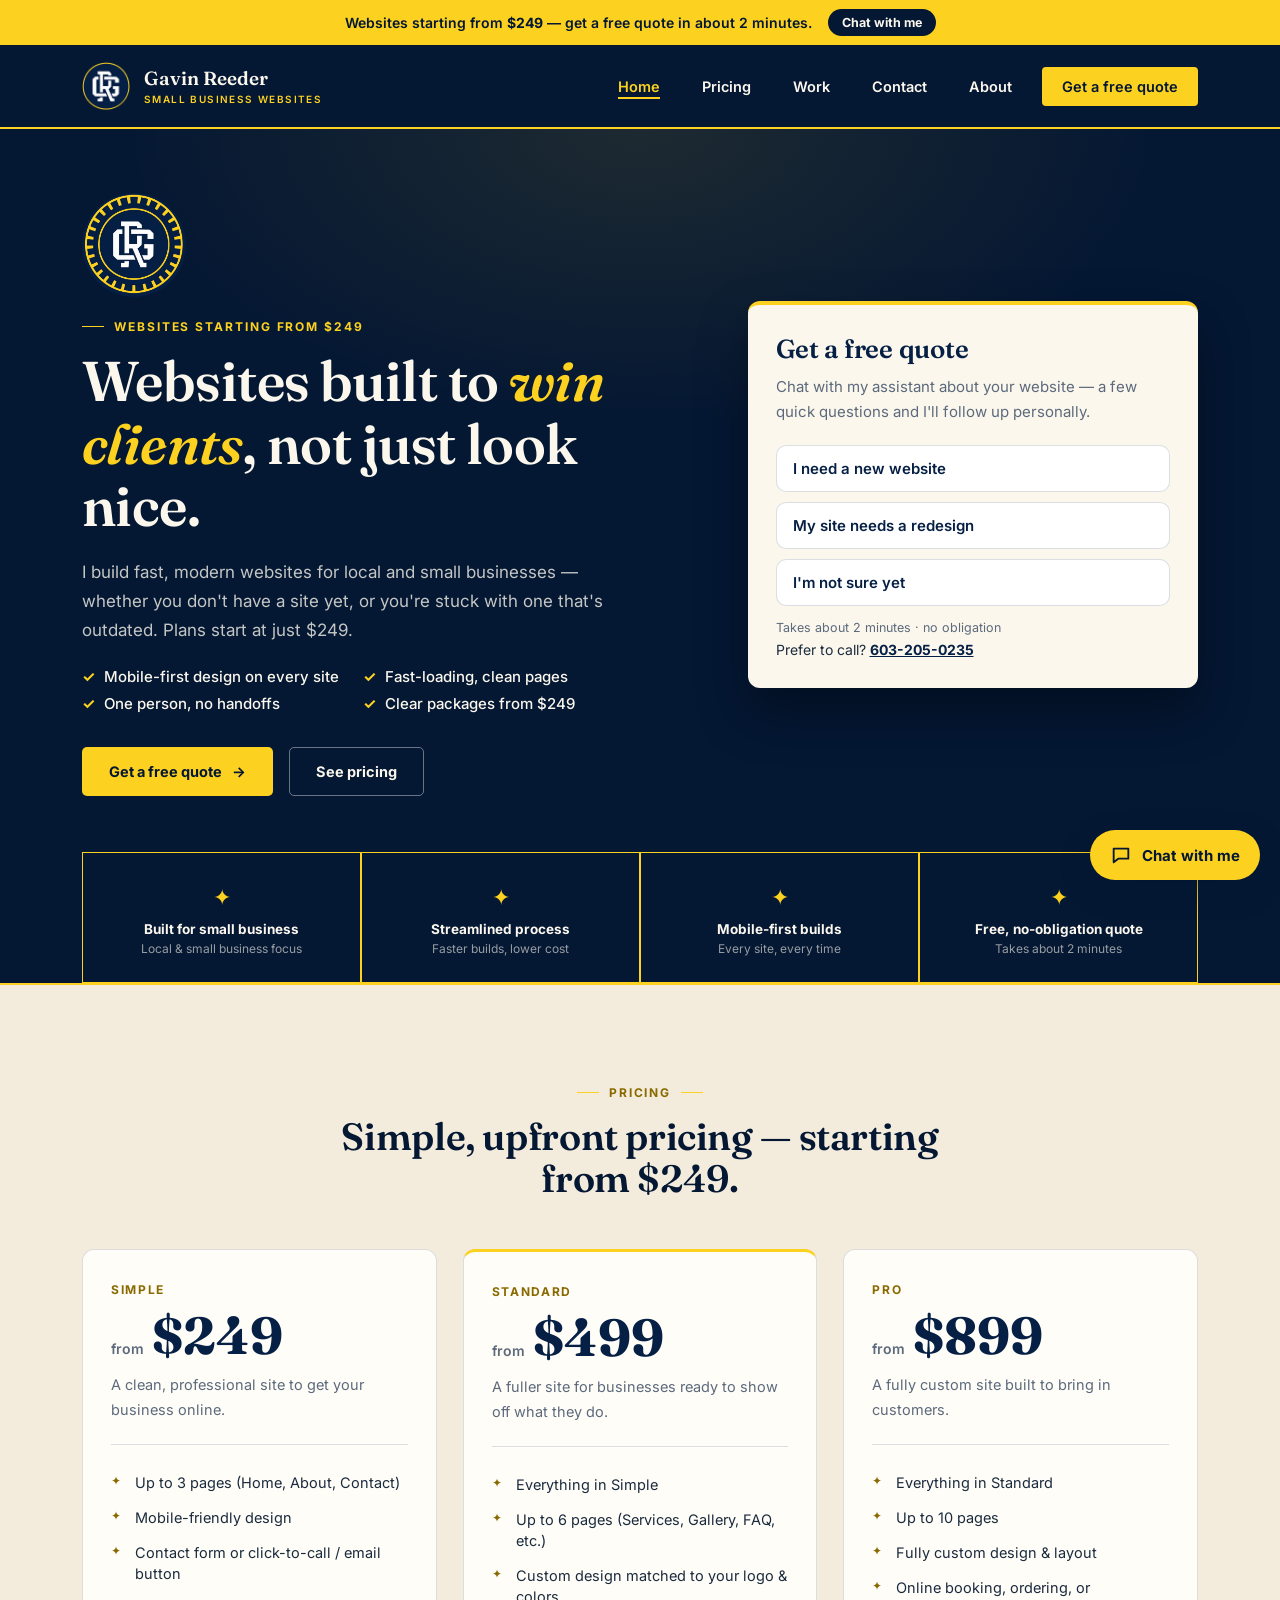
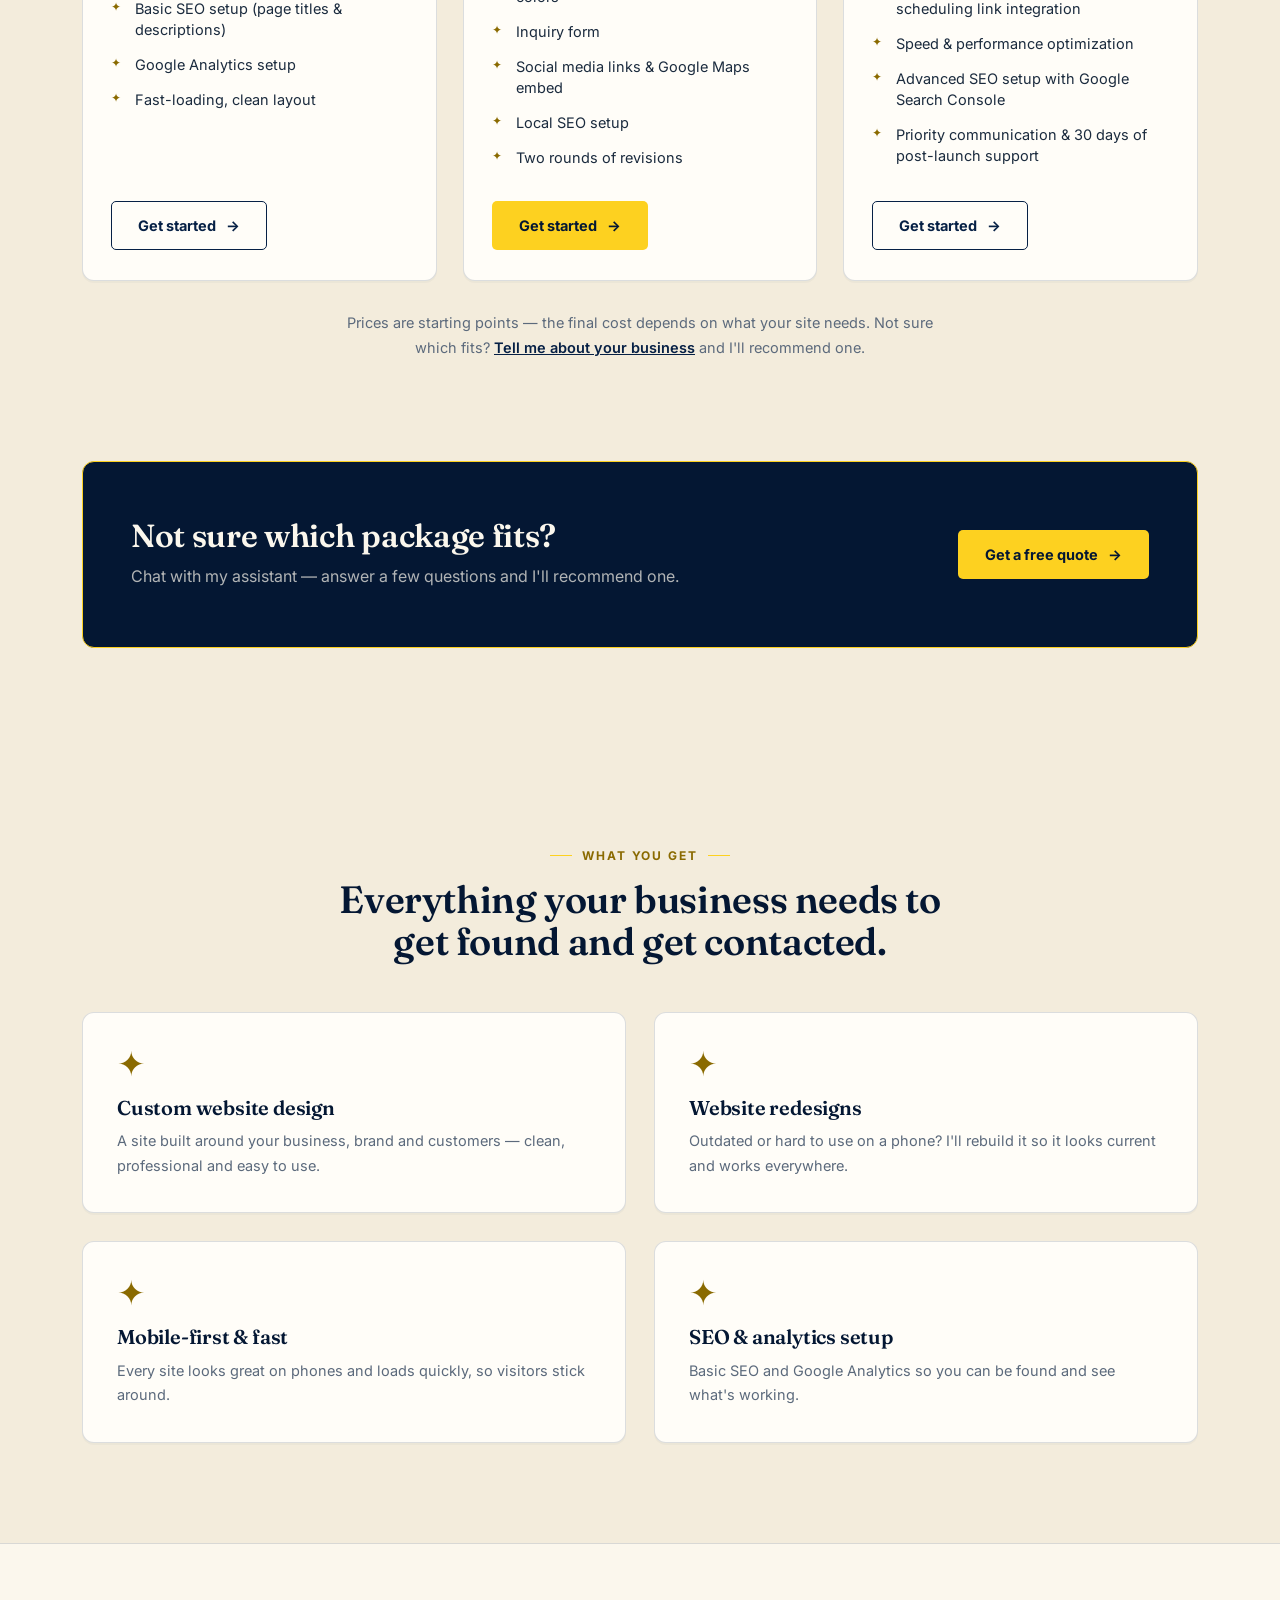
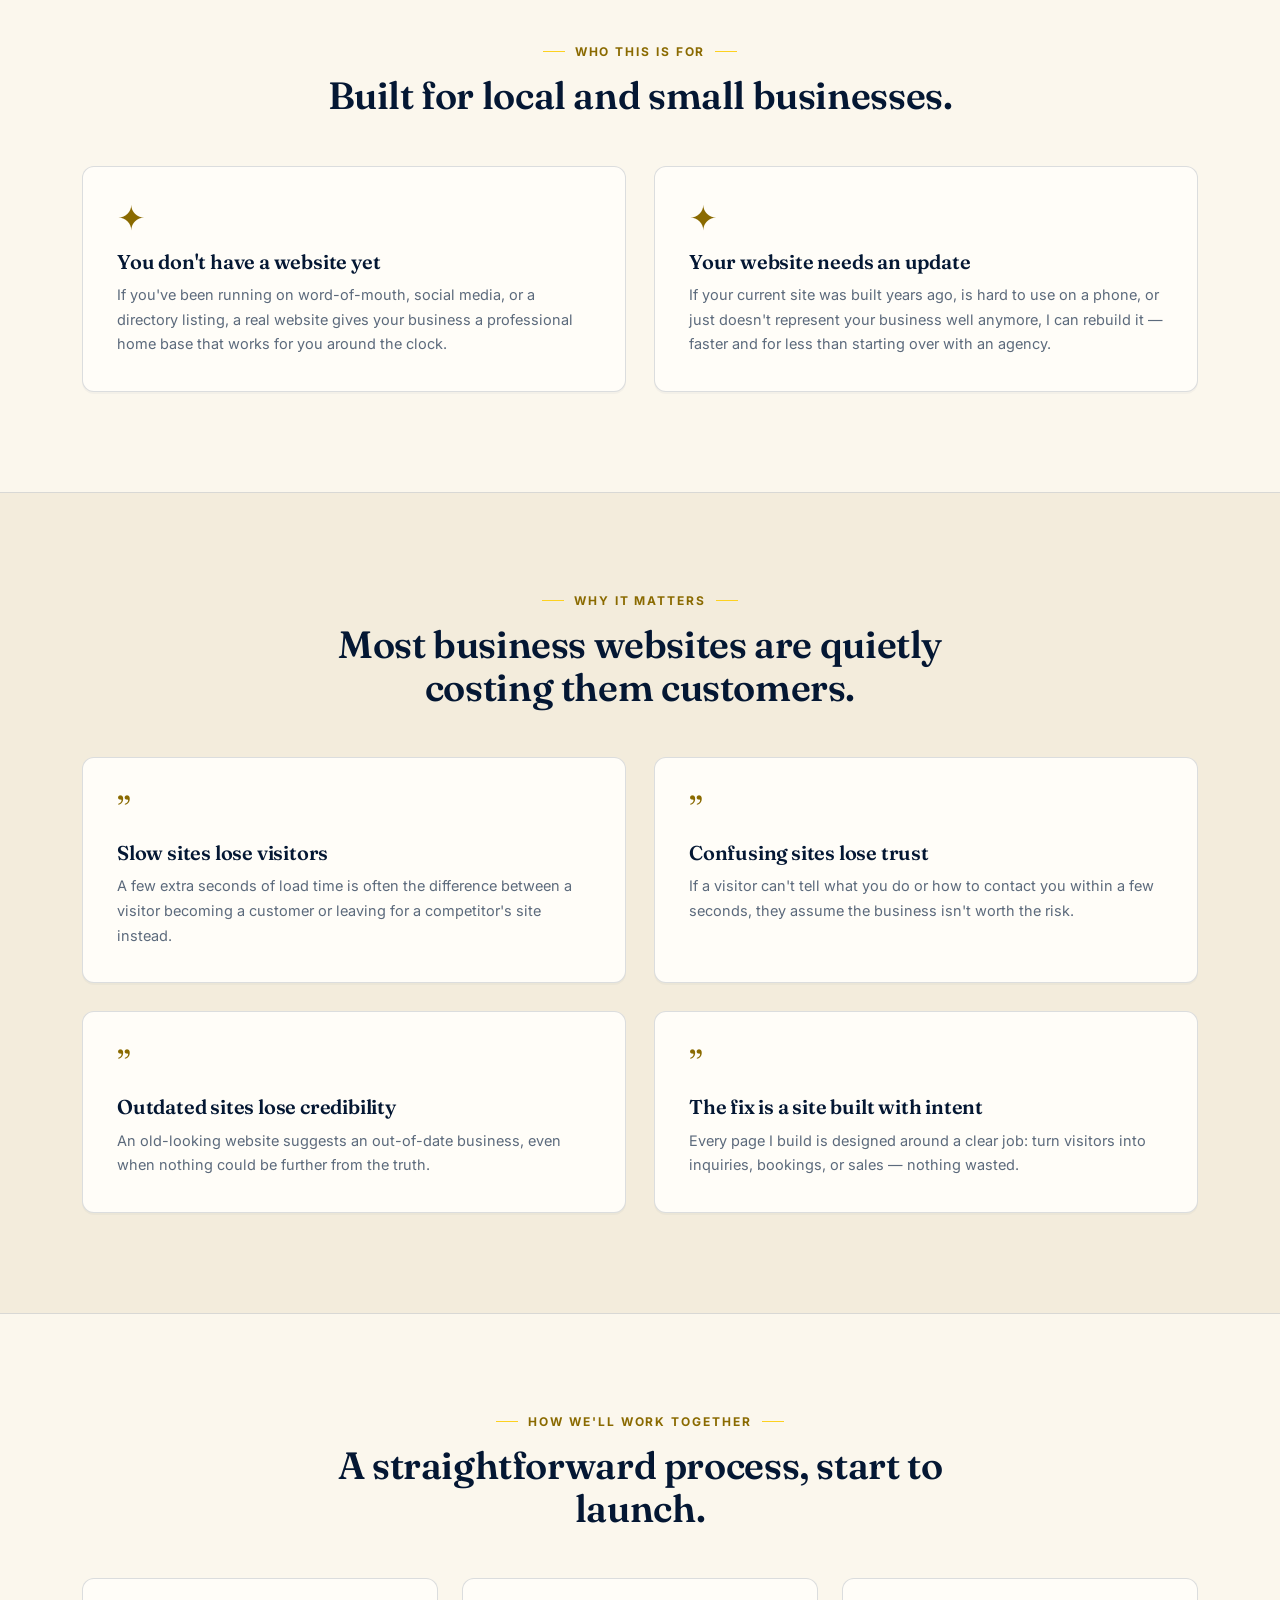
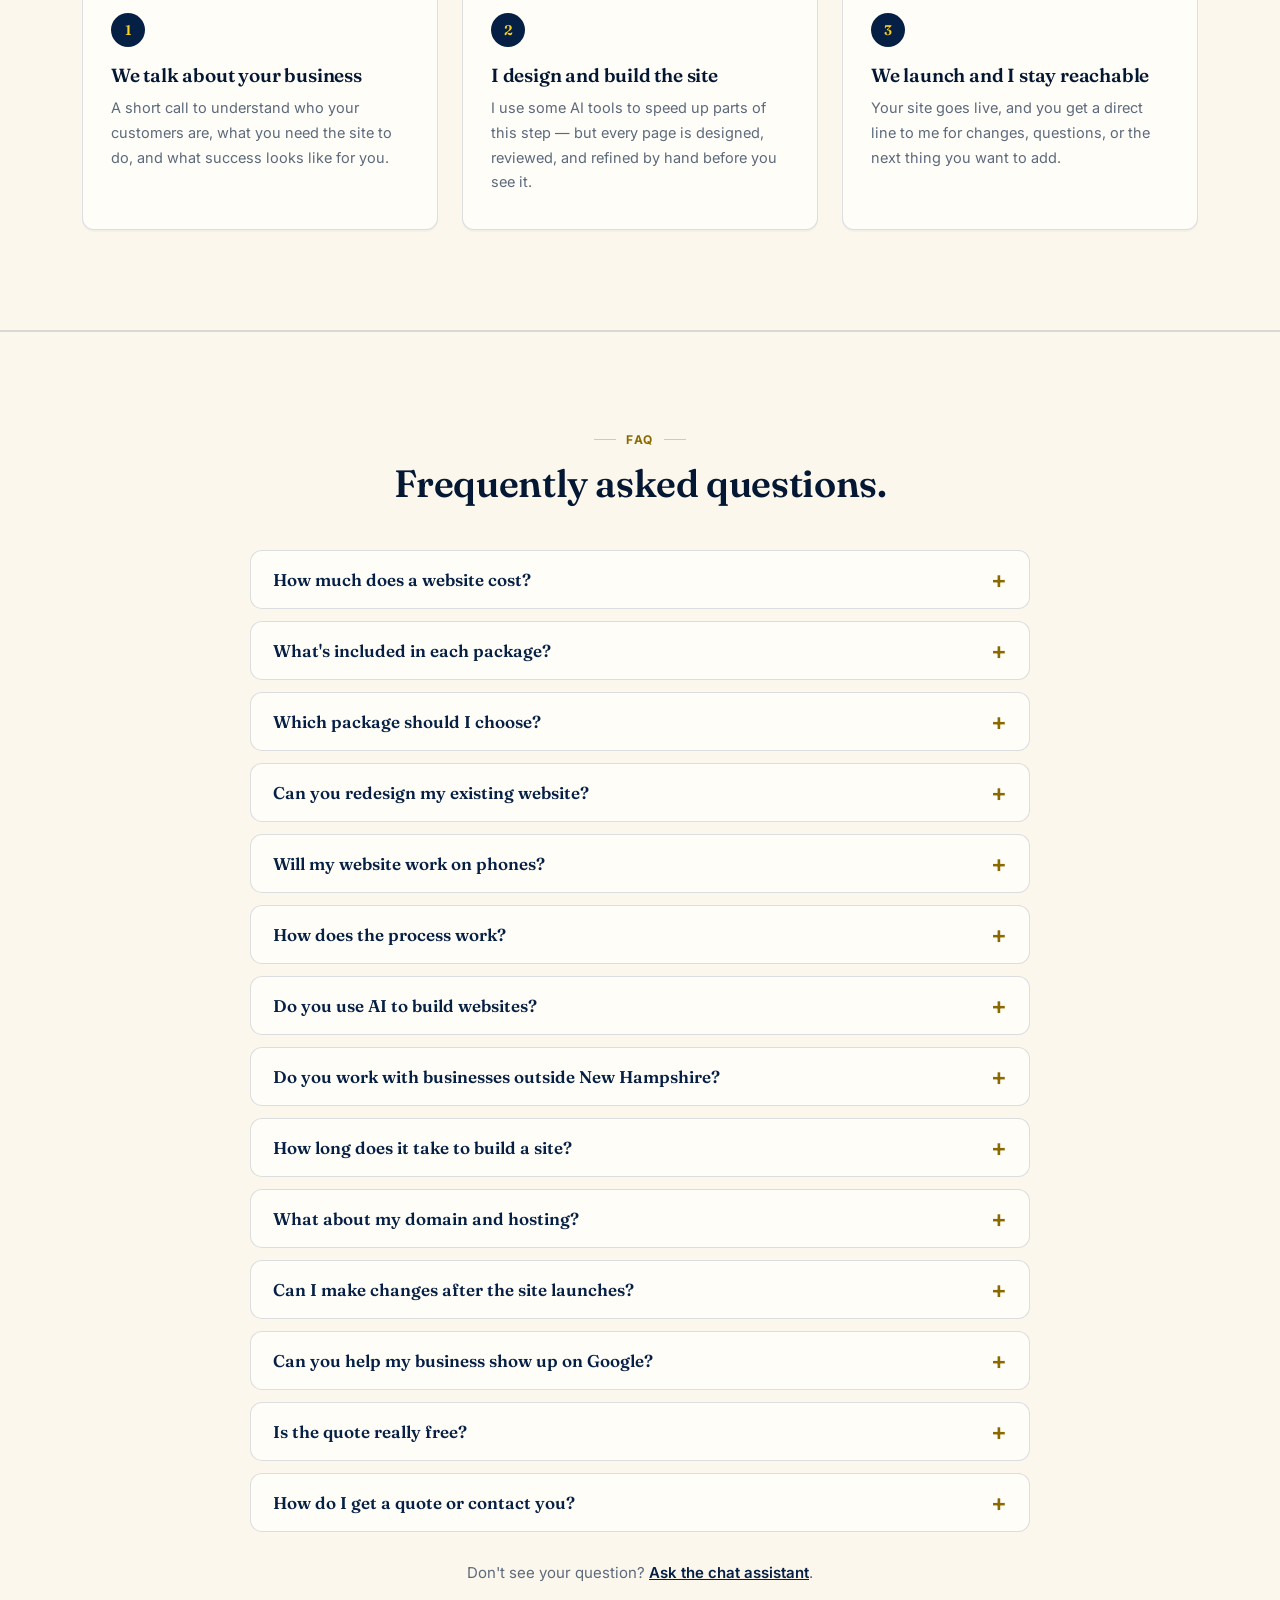
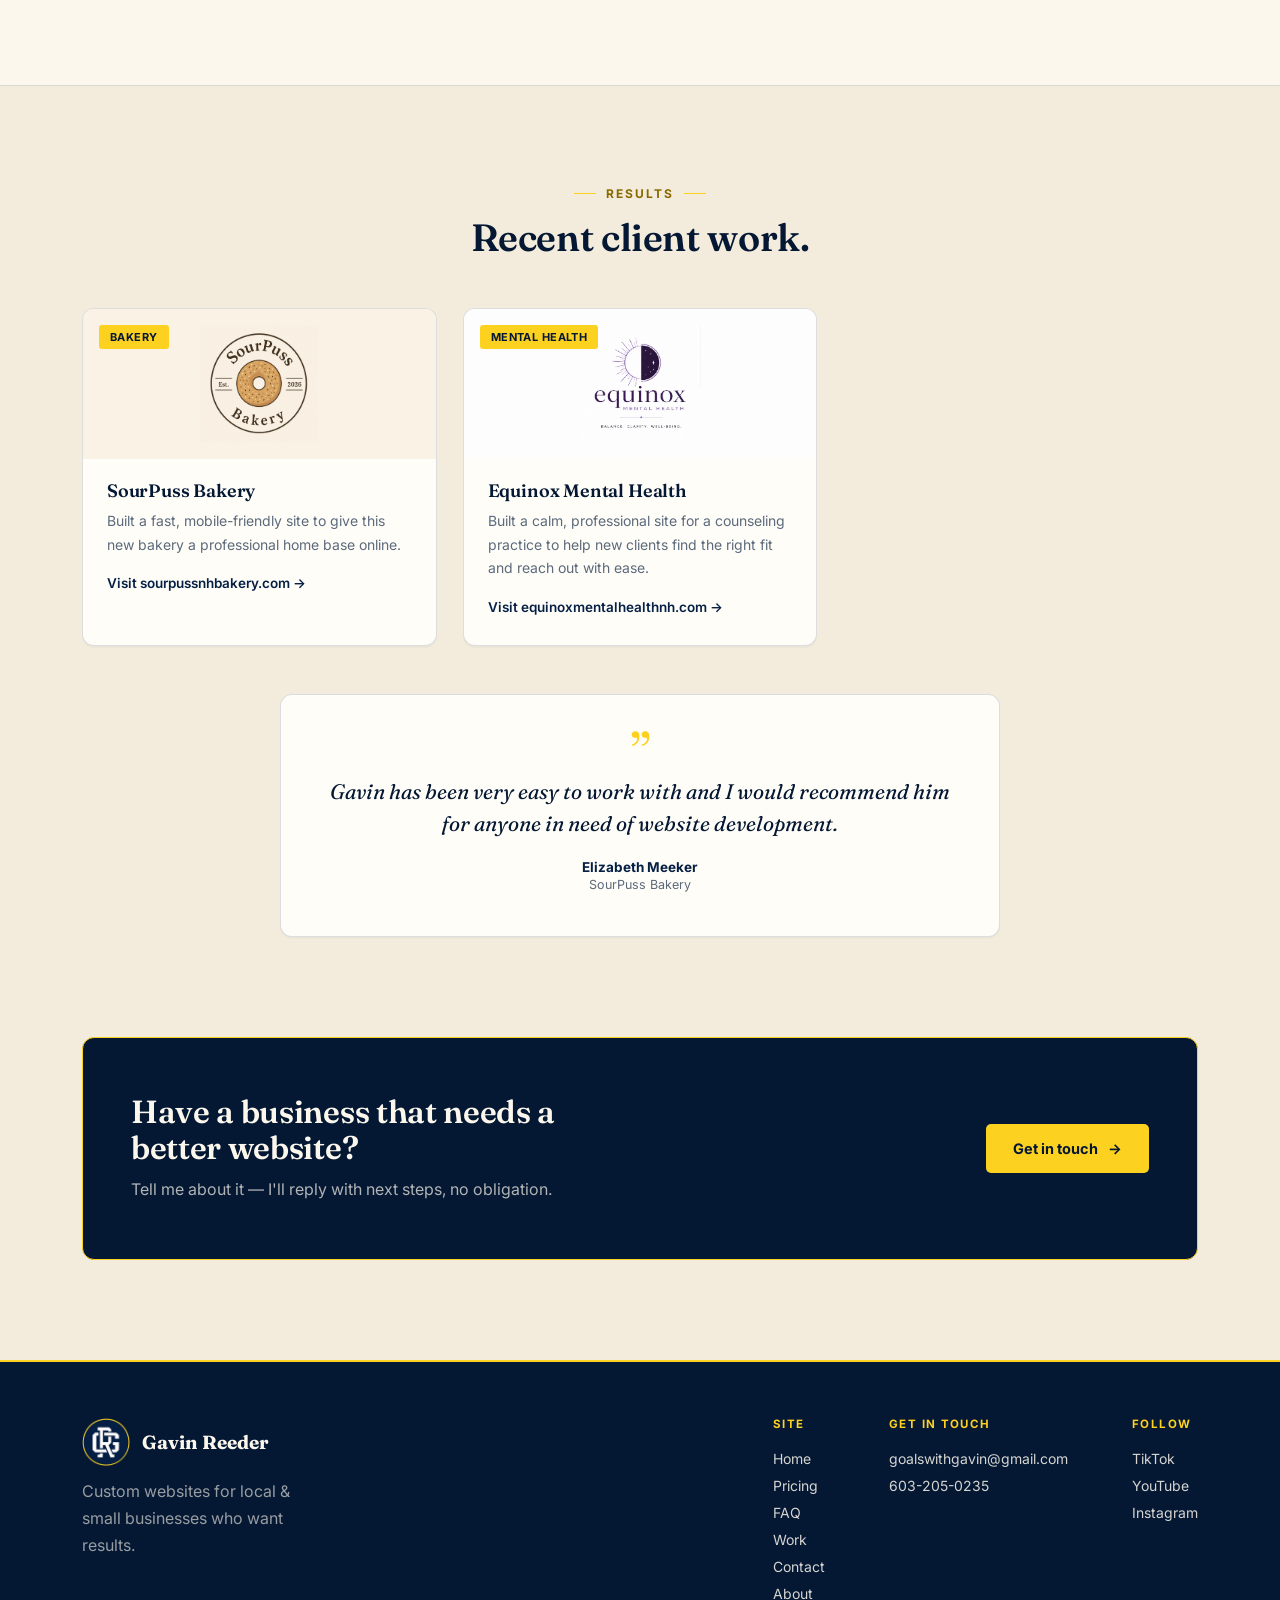
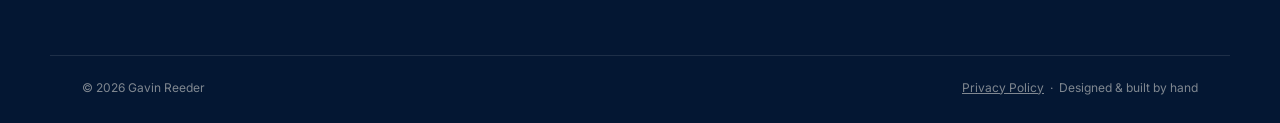
<file: index.html>
<!DOCTYPE html>
<html lang="en">
<head>
<!-- Google tag (gtag.js) -->
<script async src="https://www.googletagmanager.com/gtag/js?id=G-11JY5V5HE5"></script>
<script>
  window.dataLayer = window.dataLayer || [];
  function gtag(){dataLayer.push(arguments);}
  gtag('js', new Date());

  gtag('config', 'G-11JY5V5HE5');
</script>
<meta charset="UTF-8">
<meta name="viewport" content="width=device-width, initial-scale=1.0">
<title>Gavin Reeder — Websites built to win clients</title>
<meta name="description" content="I design and build fast, modern websites for business owners — focused on results you can measure, not just looks.">
<link rel="icon" href="/favicon.ico" sizes="48x48">
<link rel="icon" type="image/png" href="/favicon.png" sizes="192x192">
<link rel="apple-touch-icon" href="/apple-touch-icon.png">
<link rel="stylesheet" href="styles.css">
</head>
<body>

<div class="announce"><div class="wrap"><span>Websites starting from <strong>$249</strong><span class="ann-extra"> — get a free quote in about 2 minutes.</span></span><button type="button" class="announce-btn" data-open-chat>Chat with me</button></div></div>
<nav class="site-nav">
  <div class="wrap">
    <a href="index.html" class="brand">
      <div class="seal sm"><div class="seal-core"><img src="logo-small.png" alt="Gavin Reeder"></div></div>
      <div class="brand-text">Gavin Reeder<small>Small Business Websites</small></div>
    </a>
    <button class="nav-toggle" aria-label="Toggle menu" aria-expanded="false">☰</button>
    <ul class="nav-links" data-mobile-open="false">
      <li><a href="index.html" aria-current="page">Home</a></li>
      <li><a href="pricing.html">Pricing</a></li>
      <li><a href="work.html">Work</a></li>
      <li><a href="contact.html">Contact</a></li>
      <li><a href="about.html">About</a></li>
      <li><a href="contact.html" class="nav-cta" data-open-chat>Get a free quote</a></li>
    </ul>
  </div>
</nav>

<!-- ============ HERO ============ -->
<header class="home-hero">
  <div class="wrap">
    <div class="hero-split">
      <div class="hero-copy">
        <div class="seal"><div class="seal-core"><img src="logo-center.png" alt="Gavin Reeder"></div></div>
        <div class="eyebrow left">Websites starting from $249</div>
        <h1>Websites built to <em>win clients</em>, not just look nice.</h1>
        <p class="lead">I build fast, modern websites for local and small businesses — whether you don't have a site yet, or you're stuck with one that's outdated. Plans start at just $249.</p>
        <ul class="hero-bullets">
          <li>Mobile-first design on every site</li>
          <li>Fast-loading, clean pages</li>
          <li>One person, no handoffs</li>
          <li>Clear packages from $249</li>
        </ul>
        <div class="hero-actions">
          <a href="contact.html" class="btn btn-primary" data-open-chat>Get a free quote <span class="btn-arrow">→</span></a>
          <a href="#pricing" class="btn btn-outline-light">See pricing</a>
        </div>
      </div>
      <div class="hero-card">
        <h2>Get a free quote</h2>
        <p>Chat with my assistant about your website — a few quick questions and I'll follow up personally.</p>
        <div class="hero-chips">
          <button type="button" data-open-chat data-need="A new website">I need a new website</button>
          <button type="button" data-open-chat data-need="A redesign of my current site">My site needs a redesign</button>
          <button type="button" data-open-chat data-need="Not sure yet">I'm not sure yet</button>
        </div>
        <small>Takes about 2 minutes · no obligation</small>
        <small class="hero-call">Prefer to call? <a href="tel:+16032050235">603-205-0235</a></small>
      </div>
    </div>

    <div class="trust-bar">
      <div class="trust-item"><span class="icon">✦</span><strong>Built for small business</strong><span>Local &amp; small business focus</span></div>
      <div class="trust-item"><span class="icon">✦</span><strong>Streamlined process</strong><span>Faster builds, lower cost</span></div>
      <div class="trust-item"><span class="icon">✦</span><strong>Mobile-first builds</strong><span>Every site, every time</span></div>
      <div class="trust-item"><span class="icon">✦</span><strong>Free, no-obligation quote</strong><span>Takes about 2 minutes</span></div>
    </div>
  </div>
</header>

<!-- ============ PRICING ============ -->
<section id="pricing">
  <div class="wrap">
    <div class="section-head">
      <div class="eyebrow">Pricing</div>
      <h2>Simple, upfront pricing — starting from $249.</h2>
    </div>
    <div class="price-grid">
      <div class="box price-card reveal">
        <div class="price-tier">Simple</div>
        <div class="price"><span class="price-from">from</span>$249</div>
        <p class="price-desc">A clean, professional site to get your business online.</p>
        <ul class="price-list">
          <li>Up to 3 pages (Home, About, Contact)</li>
          <li>Mobile-friendly design</li>
          <li>Contact form or click-to-call / email button</li>
          <li>Basic SEO setup (page titles &amp; descriptions)</li>
          <li>Google Analytics setup</li>
          <li>Fast-loading, clean layout</li>
        </ul>
        <a href="contact.html" class="btn btn-outline" data-open-chat data-package="Simple — from $249">Get started <span class="btn-arrow">→</span></a>
      </div>
      <div class="box price-card box-gold-top reveal">
        <div class="price-tier">Standard</div>
        <div class="price"><span class="price-from">from</span>$499</div>
        <p class="price-desc">A fuller site for businesses ready to show off what they do.</p>
        <ul class="price-list">
          <li>Everything in Simple</li>
          <li>Up to 6 pages (Services, Gallery, FAQ, etc.)</li>
          <li>Custom design matched to your logo &amp; colors</li>
          <li>Inquiry form</li>
          <li>Social media links &amp; Google Maps embed</li>
          <li>Local SEO setup</li>
          <li>Two rounds of revisions</li>
        </ul>
        <a href="contact.html" class="btn btn-primary" data-open-chat data-package="Standard — from $499">Get started <span class="btn-arrow">→</span></a>
      </div>
      <div class="box price-card reveal">
        <div class="price-tier">Pro</div>
        <div class="price"><span class="price-from">from</span>$899</div>
        <p class="price-desc">A fully custom site built to bring in customers.</p>
        <ul class="price-list">
          <li>Everything in Standard</li>
          <li>Up to 10 pages</li>
          <li>Fully custom design &amp; layout</li>
          <li>Online booking, ordering, or scheduling link integration</li>
          <li>Speed &amp; performance optimization</li>
          <li>Advanced SEO setup with Google Search Console</li>
          <li>Priority communication &amp; 30 days of post-launch support</li>
        </ul>
        <a href="contact.html" class="btn btn-outline" data-open-chat data-package="Pro — from $899">Get started <span class="btn-arrow">→</span></a>
      </div>
    </div>
    <p class="price-note">Prices are starting points — the final cost depends on what your site needs. Not sure which fits? <a href="contact.html">Tell me about your business</a> and I'll recommend one.</p>
  </div>
</section>

<!-- ============ MID CTA ============ -->
<section style="padding-top:0;">
  <div class="wrap">
    <div class="cta-banner reveal">
      <div>
        <h2>Not sure which package fits?</h2>
        <p>Chat with my assistant — answer a few questions and I'll recommend one.</p>
      </div>
      <a href="contact.html" class="btn btn-primary" data-open-chat>Get a free quote <span class="btn-arrow">→</span></a>
    </div>
  </div>
</section>

<!-- ============ SERVICES ============ -->
<section>
  <div class="wrap">
    <div class="section-head">
      <div class="eyebrow">What you get</div>
      <h2>Everything your business needs to get found and get contacted.</h2>
    </div>
    <div class="why-grid">
      <div class="box why-card reveal"><span class="mark">✦</span><h3>Custom website design</h3><p>A site built around your business, brand and customers — clean, professional and easy to use.</p></div>
      <div class="box why-card reveal"><span class="mark">✦</span><h3>Website redesigns</h3><p>Outdated or hard to use on a phone? I'll rebuild it so it looks current and works everywhere.</p></div>
      <div class="box why-card reveal"><span class="mark">✦</span><h3>Mobile-first &amp; fast</h3><p>Every site looks great on phones and loads quickly, so visitors stick around.</p></div>
      <div class="box why-card reveal"><span class="mark">✦</span><h3>SEO &amp; analytics setup</h3><p>Basic SEO and Google Analytics so you can be found and see what's working.</p></div>
    </div>
  </div>
</section>

<!-- ============ WHO THIS IS FOR ============ -->
<section style="background:var(--cream-2); border-top:1px solid var(--border); border-bottom:1px solid var(--border);">
  <div class="wrap">
    <div class="section-head">
      <div class="eyebrow">Who this is for</div>
      <h2>Built for local and small businesses.</h2>
    </div>
    <div class="why-grid">
      <div class="box why-card reveal">
        <span class="mark">✦</span>
        <h3>You don't have a website yet</h3>
        <p>If you've been running on word-of-mouth, social media, or a directory listing, a real website gives your business a professional home base that works for you around the clock.</p>
      </div>
      <div class="box why-card reveal">
        <span class="mark">✦</span>
        <h3>Your website needs an update</h3>
        <p>If your current site was built years ago, is hard to use on a phone, or just doesn't represent your business well anymore, I can rebuild it — faster and for less than starting over with an agency.</p>
      </div>
    </div>
  </div>
</section>

<!-- ============ WHY ============ -->
<section>
  <div class="wrap">
    <div class="section-head">
      <div class="eyebrow">Why it matters</div>
      <h2>Most business websites are quietly costing them customers.</h2>
    </div>
    <div class="why-grid">
      <div class="box why-card reveal">
        <span class="mark">”</span>
        <h3>Slow sites lose visitors</h3>
        <p>A few extra seconds of load time is often the difference between a visitor becoming a customer or leaving for a competitor's site instead.</p>
      </div>
      <div class="box why-card reveal">
        <span class="mark">”</span>
        <h3>Confusing sites lose trust</h3>
        <p>If a visitor can't tell what you do or how to contact you within a few seconds, they assume the business isn't worth the risk.</p>
      </div>
      <div class="box why-card reveal">
        <span class="mark">”</span>
        <h3>Outdated sites lose credibility</h3>
        <p>An old-looking website suggests an out-of-date business, even when nothing could be further from the truth.</p>
      </div>
      <div class="box why-card reveal">
        <span class="mark">”</span>
        <h3>The fix is a site built with intent</h3>
        <p>Every page I build is designed around a clear job: turn visitors into inquiries, bookings, or sales — nothing wasted.</p>
      </div>
    </div>
  </div>
</section>

<!-- ============ PROCESS ============ -->
<section style="background:var(--cream-2); border-top:1px solid var(--border); border-bottom:1px solid var(--border);">
  <div class="wrap">
    <div class="section-head">
      <div class="eyebrow">How we'll work together</div>
      <h2>A straightforward process, start to launch.</h2>
    </div>
    <div class="process-grid">
      <div class="box process-step reveal">
        <div class="step-num">1</div>
        <h3>We talk about your business</h3>
        <p>A short call to understand who your customers are, what you need the site to do, and what success looks like for you.</p>
      </div>
      <div class="box process-step reveal">
        <div class="step-num">2</div>
        <h3>I design and build the site</h3>
        <p>I use some AI tools to speed up parts of this step — but every page is designed, reviewed, and refined by hand before you see it.</p>
      </div>
      <div class="box process-step reveal">
        <div class="step-num">3</div>
        <h3>We launch and I stay reachable</h3>
        <p>Your site goes live, and you get a direct line to me for changes, questions, or the next thing you want to add.</p>
      </div>
    </div>
  </div>
</section>

<!-- ============ FAQ ============ -->
<section id="faq" style="background:var(--cream-2); border-top:1px solid var(--border); border-bottom:1px solid var(--border);">
  <div class="wrap">
    <div class="section-head">
      <div class="eyebrow">FAQ</div>
      <h2>Frequently asked questions.</h2>
    </div>
    <div class="faq-list">
      <details class="faq-item reveal"><summary>How much does a website cost?</summary><p>Packages start at $249. Simple is $249 (up to 3 pages), Standard is $499 (up to 6 pages) and Pro is $899 (up to 10 pages). The final cost depends on what your site needs — a free quote will pin it down.</p></details>
      <details class="faq-item reveal"><summary>What's included in each package?</summary><p>Simple: up to 3 pages, mobile-friendly design, a contact form or click-to-call button, basic SEO setup and Google Analytics. Standard adds up to 6 pages, custom design matched to your logo and colors, an inquiry form, social links and a Google Maps embed, local SEO and two rounds of revisions. Pro adds up to 10 pages, fully custom design, booking/ordering/scheduling link integration, speed optimization, advanced SEO with Google Search Console and 30 days of post-launch support.</p></details>
      <details class="faq-item reveal"><summary>Which package should I choose?</summary><p>If you just need to get online with the basics, Simple is enough. If you want a fuller site that matches your branding, choose Standard. If you need booking or ordering links or a bigger site, go with Pro. Not sure? Request a free quote and I'll recommend one.</p></details>
      <details class="faq-item reveal"><summary>Can you redesign my existing website?</summary><p>Yes. If your current site is outdated, hard to use on a phone, or just doesn't represent your business well anymore, I can rebuild it. Choose "A redesign of my current site" when you request a quote.</p></details>
      <details class="faq-item reveal"><summary>Will my website work on phones?</summary><p>Yes. Every site I build is mobile-first, so it looks great and loads quickly on phones, tablets and computers.</p></details>
      <details class="faq-item reveal"><summary>How does the process work?</summary><p>1) We talk about your business, goals and customers — through this chat or a quick call. 2) I design and build your site, and every page is reviewed and refined by hand before you see it. 3) We launch it.</p></details>
      <details class="faq-item reveal"><summary>Do you use AI to build websites?</summary><p>Yes — I use AI tools to speed up parts of the design and build, which helps keep prices low and turnaround fast. Every page is still reviewed and refined by hand before you see it.</p></details>
      <details class="faq-item reveal"><summary>Do you work with businesses outside New Hampshire?</summary><p>I'm based in New Hampshire and focus on local and small businesses, but I work remotely, so location isn't a barrier.</p></details>
      <details class="faq-item reveal"><summary>How long does it take to build a site?</summary><p>It depends on the package and how quickly we can finalize your content and details. I'll give you a realistic timeline in your quote.</p></details>
      <details class="faq-item reveal"><summary>What about my domain and hosting?</summary><p>Domain and hosting depend on your setup. I'll go over the options and any costs with you in your quote so there are no surprises.</p></details>
      <details class="faq-item reveal"><summary>Can I make changes after the site launches?</summary><p>Standard includes two rounds of revisions and Pro includes 30 days of post-launch support. For updates beyond that, reach out and we can work something out.</p></details>
      <details class="faq-item reveal"><summary>Can you help my business show up on Google?</summary><p>Every package includes basic SEO setup (page titles and descriptions) and Google Analytics. Standard adds local SEO and Pro adds Google Search Console setup. I don't promise specific rankings — SEO takes time.</p></details>
      <details class="faq-item reveal"><summary>Is the quote really free?</summary><p>Yes — quotes are free with no obligation.</p></details>
      <details class="faq-item reveal"><summary>How do I get a quote or contact you?</summary><p>Use the quote chat on this site (it takes about 2 minutes) email goalswithgavin@gmail.com, or call 603-205-0235. I reply within 1–2 business days.</p></details>
    </div>
    <p class="faq-more">Don't see your question? <a href="contact.html" data-open-chat data-mode="faq">Ask the chat assistant</a>.</p>
  </div>
</section>

<!-- ============ RESULTS PREVIEW ============ -->
<section>
  <div class="wrap">
    <div class="section-head">
      <div class="eyebrow">Results</div>
      <h2>Recent client work.</h2>
    </div>

    <div class="results-grid">
      <a href="https://sourpussnhbakery.com" target="_blank" rel="noopener" class="box result-card reveal">
        <div class="result-thumb logo-thumb">
          <span class="tag">Bakery</span>
          <img src="sourpuss-logo.png" alt="SourPuss Bakery logo">
        </div>
        <div class="result-body">
          <h3>SourPuss Bakery</h3>
          <p>Built a fast, mobile-friendly site to give this new bakery a professional home base online.</p>
          <p style="margin-top:16px; font-weight:600; font-size:13.5px; color:var(--navy);">Visit sourpussnhbakery.com →</p>
        </div>
      </a>
      <a href="https://equinoxmentalhealthnh.com" target="_blank" rel="noopener" class="box result-card reveal">
        <div class="result-thumb logo-thumb" style="background:#FDFDFD;">
          <span class="tag">Mental Health</span>
          <img src="equinox-logo.png" alt="Equinox Mental Health logo">
        </div>
        <div class="result-body">
          <h3>Equinox Mental Health</h3>
          <p>Built a calm, professional site for a counseling practice to help new clients find the right fit and reach out with ease.</p>
          <p style="margin-top:16px; font-weight:600; font-size:13.5px; color:var(--navy);">Visit equinoxmentalhealthnh.com →</p>
        </div>
      </a>
    </div>

    <div class="box testimonial reveal">
      <span class="quote-mark">”</span>
      <p class="quote">Gavin has been very easy to work with and I would recommend him for anyone in need of website development.</p>
      <div class="attribution">Elizabeth Meeker<span>SourPuss Bakery</span></div>
    </div>
  </div>
</section>

<!-- ============ CTA ============ -->
<section style="padding-top:0;">
  <div class="wrap">
    <div class="cta-banner reveal">
      <div>
        <h2>Have a business that needs a better website?</h2>
        <p>Tell me about it — I'll reply with next steps, no obligation.</p>
      </div>
      <a href="contact.html" class="btn btn-primary" data-open-chat>Get in touch <span class="btn-arrow">→</span></a>
    </div>
  </div>
</section>

<footer class="footer">
  <div class="wrap">
    <div>
      <div class="footer-brand"><div class="seal sm"><div class="seal-core"><img src="logo-small.png" alt="Gavin Reeder"></div></div>Gavin Reeder</div>
      <p style="margin-top:12px; max-width:240px; color:rgba(251,247,237,0.6);">Custom websites for local &amp; small businesses who want results.</p>
    </div>
    <div class="footer-cols">
      <div class="footer-col">
        <h4>Site</h4>
        <a href="index.html">Home</a>
        <a href="pricing.html">Pricing</a>
        <a href="index.html#faq">FAQ</a>
        <a href="work.html">Work</a>
        <a href="contact.html">Contact</a>
        <a href="about.html">About</a>
      </div>
      <div class="footer-col">
        <h4>Get in touch</h4>
        <a href="mailto:goalswithgavin@gmail.com">goalswithgavin@gmail.com</a>
        <a href="tel:+16032050235">603-205-0235</a>
      </div>
      <div class="footer-col">
        <h4>Follow</h4>
        <a href="https://www.tiktok.com/@goalswithgavin" target="_blank" rel="noopener">TikTok</a>
        <a href="https://www.youtube.com/@goalswithgavin" target="_blank" rel="noopener">YouTube</a>
        <a href="https://www.instagram.com/goals.withgavin" target="_blank" rel="noopener">Instagram</a>
      </div>
    </div>
  </div>
  <div class="wrap footer-bottom">
    <span>© <span data-year></span> Gavin Reeder</span>
    <span><a href="privacy.html" style="text-decoration:underline;">Privacy Policy</a> &nbsp;·&nbsp; Designed &amp; built by hand</span>
  </div>
</footer>

<script src="script.js"></script>
<script src="chat.js"></script>
</body>
</html>
</file>
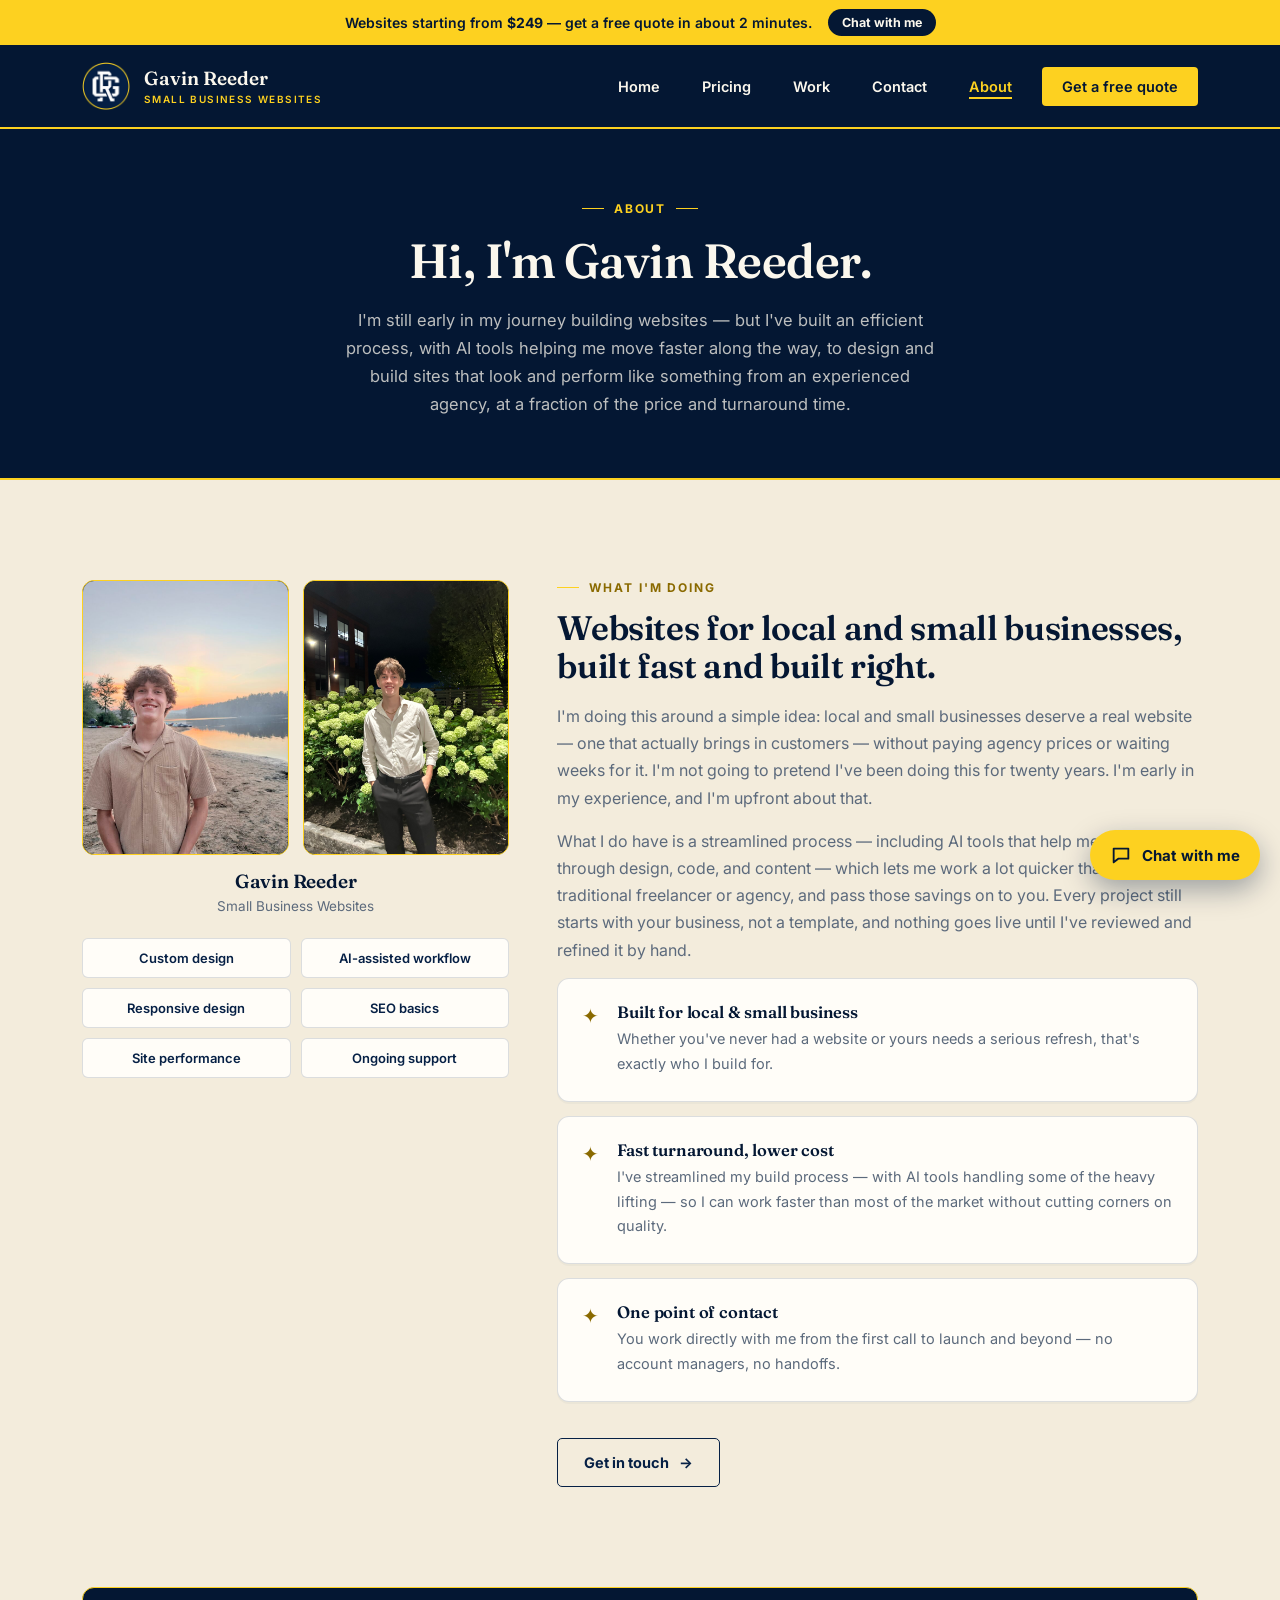
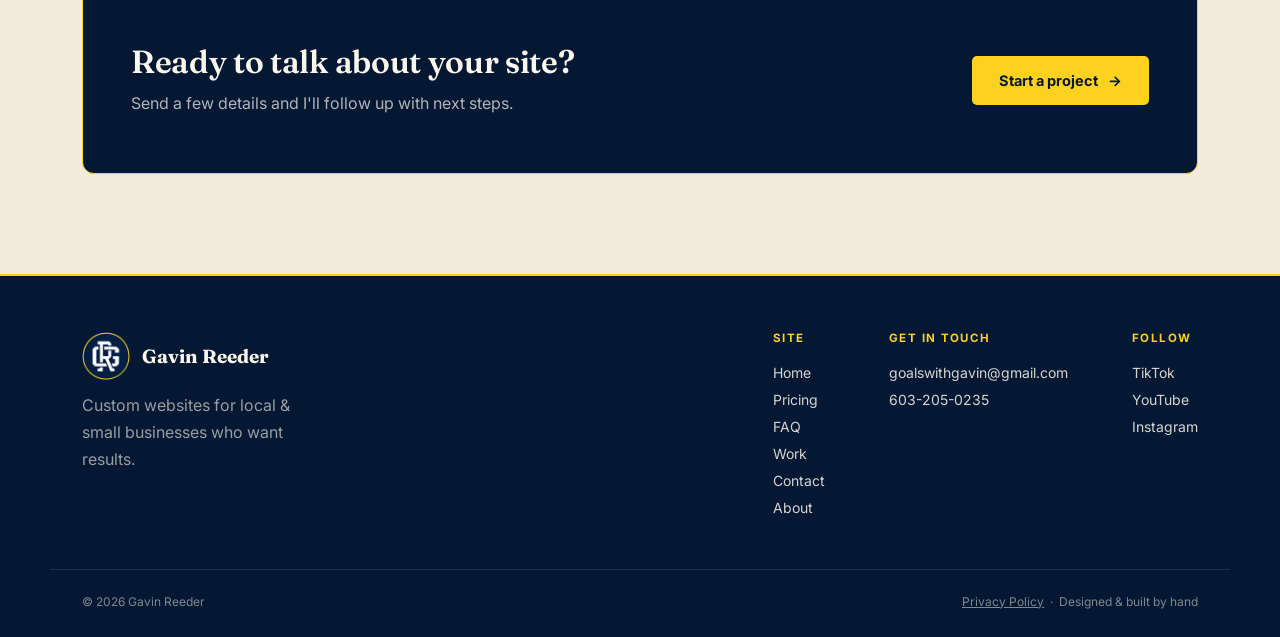
<file: about.html>
<!DOCTYPE html>
<html lang="en">
<head>
<!-- Google tag (gtag.js) -->
<script async src="https://www.googletagmanager.com/gtag/js?id=G-11JY5V5HE5"></script>
<script>
  window.dataLayer = window.dataLayer || [];
  function gtag(){dataLayer.push(arguments);}
  gtag('js', new Date());

  gtag('config', 'G-11JY5V5HE5');
</script>
<meta charset="UTF-8">
<meta name="viewport" content="width=device-width, initial-scale=1.0">
<title>About — Gavin Reeder</title>
<meta name="description" content="About Gavin Reeder — custom websites for local and small businesses.">
<link rel="icon" href="/favicon.ico" sizes="48x48">
<link rel="icon" type="image/png" href="/favicon.png" sizes="192x192">
<link rel="apple-touch-icon" href="/apple-touch-icon.png">
<link rel="stylesheet" href="styles.css">
</head>
<body>

<div class="announce"><div class="wrap"><span>Websites starting from <strong>$249</strong><span class="ann-extra"> — get a free quote in about 2 minutes.</span></span><button type="button" class="announce-btn" data-open-chat>Chat with me</button></div></div>
<nav class="site-nav">
  <div class="wrap">
    <a href="index.html" class="brand">
      <div class="seal sm"><div class="seal-core"><img src="logo-small.png" alt="Gavin Reeder"></div></div>
      <div class="brand-text">Gavin Reeder<small>Small Business Websites</small></div>
    </a>
    <button class="nav-toggle" aria-label="Toggle menu" aria-expanded="false">☰</button>
    <ul class="nav-links" data-mobile-open="false">
      <li><a href="index.html">Home</a></li>
      <li><a href="pricing.html">Pricing</a></li>
      <li><a href="work.html">Work</a></li>
      <li><a href="contact.html">Contact</a></li>
      <li><a href="about.html" aria-current="page">About</a></li>
      <li><a href="contact.html" class="nav-cta" data-open-chat>Get a free quote</a></li>
    </ul>
  </div>
</nav>

<header class="page-hero">
  <div class="wrap">
    <div class="eyebrow">About</div>
    <h1>Hi, I'm Gavin Reeder.</h1>
    <p class="lead">I'm still early in my journey building websites — but I've built an efficient process, with AI tools helping me move faster along the way, to design and build sites that look and perform like something from an experienced agency, at a fraction of the price and turnaround time.</p>
  </div>
</header>

<section>
  <div class="wrap about-grid">
    <div class="reveal">
      <div class="portrait-pair">
        <div class="portrait">
          <img src="gavin-reeder.jpg" alt="Gavin Reeder" style="width:100%; height:100%; object-fit:cover; border-radius:calc(var(--radius) - 1px);">
        </div>
        <div class="portrait">
          <img src="gavin-reeder-2.jpg" alt="Gavin Reeder" style="width:100%; height:100%; object-fit:cover; border-radius:calc(var(--radius) - 1px);">
        </div>
      </div>
      <div style="text-align:center; margin-top:16px;">
        <h3 style="font-size:19px;">Gavin Reeder</h3>
        <p style="font-size:13.5px; margin-top:2px;">Small Business Websites</p>
      </div>
      <div class="skills-list">
        <div>Custom design</div>
        <div>AI-assisted workflow</div>
        <div>Responsive design</div>
        <div>SEO basics</div>
        <div>Site performance</div>
        <div>Ongoing support</div>
      </div>
    </div>

    <div class="reveal">
      <div class="eyebrow left">What I'm doing</div>
      <h2 style="font-size:clamp(26px,3vw,34px); margin-top:14px;">Websites for local and small businesses, built fast and built right.</h2>
      <p style="margin-top:18px; font-size:16px;">I'm doing this around a simple idea: local and small businesses deserve a real website — one that actually brings in customers — without paying agency prices or waiting weeks for it. I'm not going to pretend I've been doing this for twenty years. I'm early in my experience, and I'm upfront about that.</p>
      <p style="margin-top:16px; font-size:16px;">What I do have is a streamlined process — including AI tools that help me move faster through design, code, and content — which lets me work a lot quicker than a traditional freelancer or agency, and pass those savings on to you. Every project still starts with your business, not a template, and nothing goes live until I've reviewed and refined it by hand.</p>

      <ul class="approach-list">
        <li class="box">
          <span class="mark">✦</span>
          <div>
            <h4>Built for local &amp; small business</h4>
            <p>Whether you've never had a website or yours needs a serious refresh, that's exactly who I build for.</p>
          </div>
        </li>
        <li class="box">
          <span class="mark">✦</span>
          <div>
            <h4>Fast turnaround, lower cost</h4>
            <p>I've streamlined my build process — with AI tools handling some of the heavy lifting — so I can work faster than most of the market without cutting corners on quality.</p>
          </div>
        </li>
        <li class="box">
          <span class="mark">✦</span>
          <div>
            <h4>One point of contact</h4>
            <p>You work directly with me from the first call to launch and beyond — no account managers, no handoffs.</p>
          </div>
        </li>
      </ul>

      <div style="margin-top:36px;">
        <a href="contact.html" class="btn btn-outline">Get in touch <span class="btn-arrow">→</span></a>
      </div>
    </div>
  </div>
</section>

<section style="padding-top:0;">
  <div class="wrap">
    <div class="cta-banner reveal">
      <div>
        <h2>Ready to talk about your site?</h2>
        <p>Send a few details and I'll follow up with next steps.</p>
      </div>
      <a href="contact.html" class="btn btn-primary" data-open-chat>Start a project <span class="btn-arrow">→</span></a>
    </div>
  </div>
</section>

<footer class="footer">
  <div class="wrap">
    <div>
      <div class="footer-brand"><div class="seal sm"><div class="seal-core"><img src="logo-small.png" alt="Gavin Reeder"></div></div>Gavin Reeder</div>
      <p style="margin-top:12px; max-width:240px; color:rgba(251,247,237,0.6);">Custom websites for local &amp; small businesses who want results.</p>
    </div>
    <div class="footer-cols">
      <div class="footer-col">
        <h4>Site</h4>
        <a href="index.html">Home</a>
        <a href="pricing.html">Pricing</a>
        <a href="index.html#faq">FAQ</a>
        <a href="work.html">Work</a>
        <a href="contact.html">Contact</a>
        <a href="about.html">About</a>
      </div>
      <div class="footer-col">
        <h4>Get in touch</h4>
        <a href="mailto:goalswithgavin@gmail.com">goalswithgavin@gmail.com</a>
        <a href="tel:+16032050235">603-205-0235</a>
      </div>
      <div class="footer-col">
        <h4>Follow</h4>
        <a href="https://www.tiktok.com/@goalswithgavin" target="_blank" rel="noopener">TikTok</a>
        <a href="https://www.youtube.com/@goalswithgavin" target="_blank" rel="noopener">YouTube</a>
        <a href="https://www.instagram.com/goals.withgavin" target="_blank" rel="noopener">Instagram</a>
      </div>
    </div>
  </div>
  <div class="wrap footer-bottom">
    <span>© <span data-year></span> Gavin Reeder</span>
    <span><a href="privacy.html" style="text-decoration:underline;">Privacy Policy</a> &nbsp;·&nbsp; Designed &amp; built by hand</span>
  </div>
</footer>

<script src="script.js"></script>
<script src="chat.js"></script>
</body>
</html>
</file>
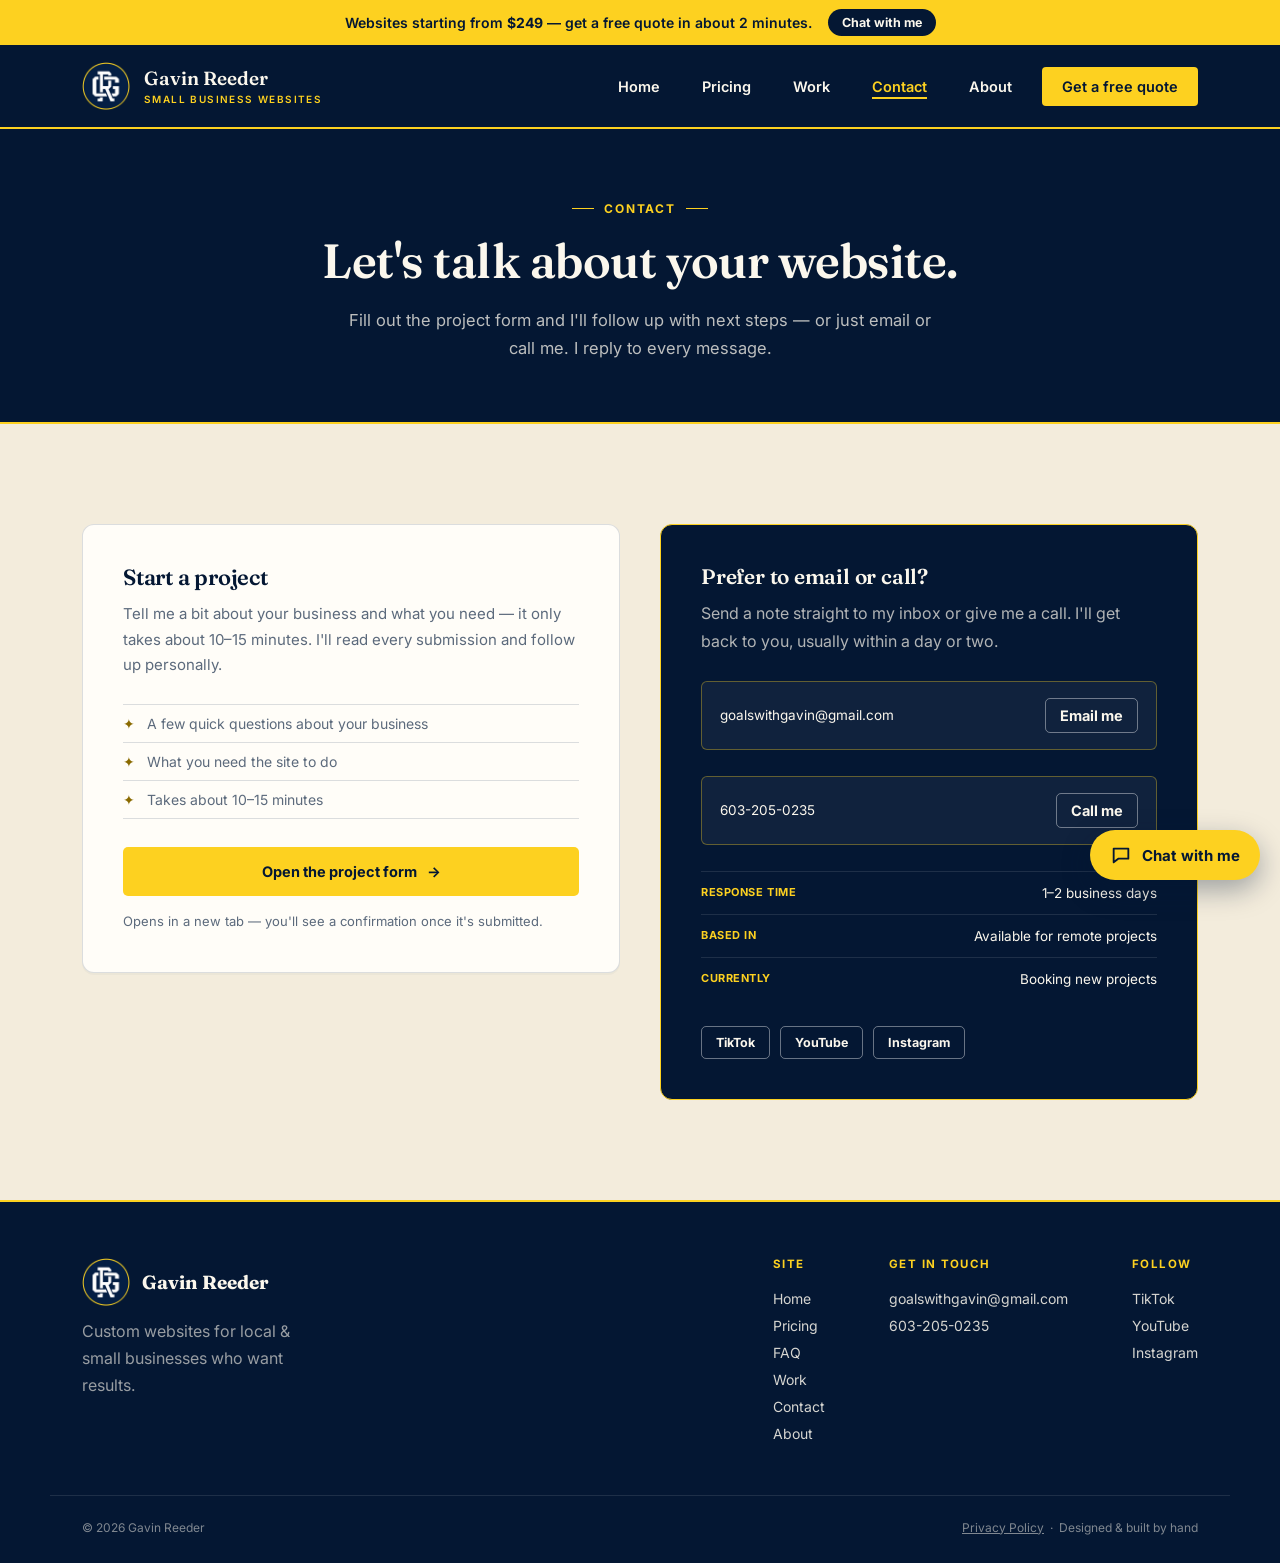
<file: contact.html>
<!DOCTYPE html>
<html lang="en">
<head>
<!-- Google tag (gtag.js) -->
<script async src="https://www.googletagmanager.com/gtag/js?id=G-11JY5V5HE5"></script>
<script>
  window.dataLayer = window.dataLayer || [];
  function gtag(){dataLayer.push(arguments);}
  gtag('js', new Date());

  gtag('config', 'G-11JY5V5HE5');
</script>
<meta charset="UTF-8">
<meta name="viewport" content="width=device-width, initial-scale=1.0">
<title>Contact — Gavin Reeder</title>
<meta name="description" content="Get in touch to start a website project.">
<link rel="icon" href="/favicon.ico" sizes="48x48">
<link rel="icon" type="image/png" href="/favicon.png" sizes="192x192">
<link rel="apple-touch-icon" href="/apple-touch-icon.png">
<link rel="stylesheet" href="styles.css">
</head>
<body>

<div class="announce"><div class="wrap"><span>Websites starting from <strong>$249</strong><span class="ann-extra"> — get a free quote in about 2 minutes.</span></span><button type="button" class="announce-btn" data-open-chat>Chat with me</button></div></div>
<nav class="site-nav">
  <div class="wrap">
    <a href="index.html" class="brand">
      <div class="seal sm"><div class="seal-core"><img src="logo-small.png" alt="Gavin Reeder"></div></div>
      <div class="brand-text">Gavin Reeder<small>Small Business Websites</small></div>
    </a>
    <button class="nav-toggle" aria-label="Toggle menu" aria-expanded="false">☰</button>
    <ul class="nav-links" data-mobile-open="false">
      <li><a href="index.html">Home</a></li>
      <li><a href="pricing.html">Pricing</a></li>
      <li><a href="work.html">Work</a></li>
      <li><a href="contact.html" aria-current="page">Contact</a></li>
      <li><a href="about.html">About</a></li>
      <li><a href="contact.html" class="nav-cta" data-open-chat>Get a free quote</a></li>
    </ul>
  </div>
</nav>

<header class="page-hero">
  <div class="wrap">
    <div class="eyebrow">Contact</div>
    <h1>Let's talk about your website.</h1>
    <p class="lead">Fill out the project form and I'll follow up with next steps — or just email or call me. I reply to every message.</p>
  </div>
</header>

<section>
  <div class="wrap contact-grid">

    <div class="box contact-form-box reveal" style="display:flex; flex-direction:column;">
      <h3 style="font-size:22px;">Start a project</h3>
      <p style="margin-top:12px; font-size:15px;">Tell me a bit about your business and what you need — it only takes about 10–15 minutes. I'll read every submission and follow up personally.</p>

      <ul style="margin-top:26px; list-style:none; padding:0;">
        <li style="display:flex; gap:12px; padding:10px 0; border-top:1px solid var(--border); font-size:14px; color:var(--muted);"><span style="color:var(--gold-ink);">✦</span> A few quick questions about your business</li>
        <li style="display:flex; gap:12px; padding:10px 0; border-top:1px solid var(--border); font-size:14px; color:var(--muted);"><span style="color:var(--gold-ink);">✦</span> What you need the site to do</li>
        <li style="display:flex; gap:12px; padding:10px 0; border-top:1px solid var(--border); border-bottom:1px solid var(--border); font-size:14px; color:var(--muted);"><span style="color:var(--gold-ink);">✦</span> Takes about 10–15 minutes</li>
      </ul>

      <a href="https://tally.so/r/LZBkyG" target="_blank" rel="noopener" class="btn btn-primary" style="justify-content:center; margin-top:28px;">Open the project form <span class="btn-arrow">→</span></a>
      <p style="margin-top:14px; font-size:13px;">Opens in a new tab — you'll see a confirmation once it's submitted.</p>
    </div>

    <div class="reveal contact-info">
      <h3>Prefer to email or call?</h3>
      <p>Send a note straight to my inbox or give me a call. I'll get back to you, usually within a day or two.</p>
      <div class="contact-email">
        <span>goalswithgavin@gmail.com</span>
        <a href="mailto:goalswithgavin@gmail.com" class="btn btn-outline-light" style="padding:8px 14px;">Email me</a>
      </div>
      <div class="contact-email">
        <span>603-205-0235</span>
        <a href="tel:+16032050235" class="btn btn-outline-light" style="padding:8px 14px;">Call me</a>
      </div>
      <div class="contact-meta">
        <div><span>Response time</span><span>1–2 business days</span></div>
        <div><span>Based in</span><span>Available for remote projects</span></div>
        <div><span>Currently</span><span>Booking new projects</span></div>
      </div>
      <div style="margin-top:26px; display:flex; gap:10px; flex-wrap:wrap;">
        <a href="https://www.tiktok.com/@goalswithgavin" target="_blank" rel="noopener" class="btn btn-outline-light" style="padding:8px 14px; font-size:12.5px;">TikTok</a>
        <a href="https://www.youtube.com/@goalswithgavin" target="_blank" rel="noopener" class="btn btn-outline-light" style="padding:8px 14px; font-size:12.5px;">YouTube</a>
        <a href="https://www.instagram.com/goals.withgavin" target="_blank" rel="noopener" class="btn btn-outline-light" style="padding:8px 14px; font-size:12.5px;">Instagram</a>
      </div>
    </div>

  </div>
</section>

<footer class="footer">
  <div class="wrap">
    <div>
      <div class="footer-brand"><div class="seal sm"><div class="seal-core"><img src="logo-small.png" alt="Gavin Reeder"></div></div>Gavin Reeder</div>
      <p style="margin-top:12px; max-width:240px; color:rgba(251,247,237,0.6);">Custom websites for local &amp; small businesses who want results.</p>
    </div>
    <div class="footer-cols">
      <div class="footer-col">
        <h4>Site</h4>
        <a href="index.html">Home</a>
        <a href="pricing.html">Pricing</a>
        <a href="index.html#faq">FAQ</a>
        <a href="work.html">Work</a>
        <a href="contact.html">Contact</a>
        <a href="about.html">About</a>
      </div>
      <div class="footer-col">
        <h4>Get in touch</h4>
        <a href="mailto:goalswithgavin@gmail.com">goalswithgavin@gmail.com</a>
        <a href="tel:+16032050235">603-205-0235</a>
      </div>
      <div class="footer-col">
        <h4>Follow</h4>
        <a href="https://www.tiktok.com/@goalswithgavin" target="_blank" rel="noopener">TikTok</a>
        <a href="https://www.youtube.com/@goalswithgavin" target="_blank" rel="noopener">YouTube</a>
        <a href="https://www.instagram.com/goals.withgavin" target="_blank" rel="noopener">Instagram</a>
      </div>
    </div>
  </div>
  <div class="wrap footer-bottom">
    <span>© <span data-year></span> Gavin Reeder</span>
    <span><a href="privacy.html" style="text-decoration:underline;">Privacy Policy</a> &nbsp;·&nbsp; Designed &amp; built by hand</span>
  </div>
</footer>

<script src="script.js"></script>
<script src="chat.js"></script>
</body>
</html>
</file>
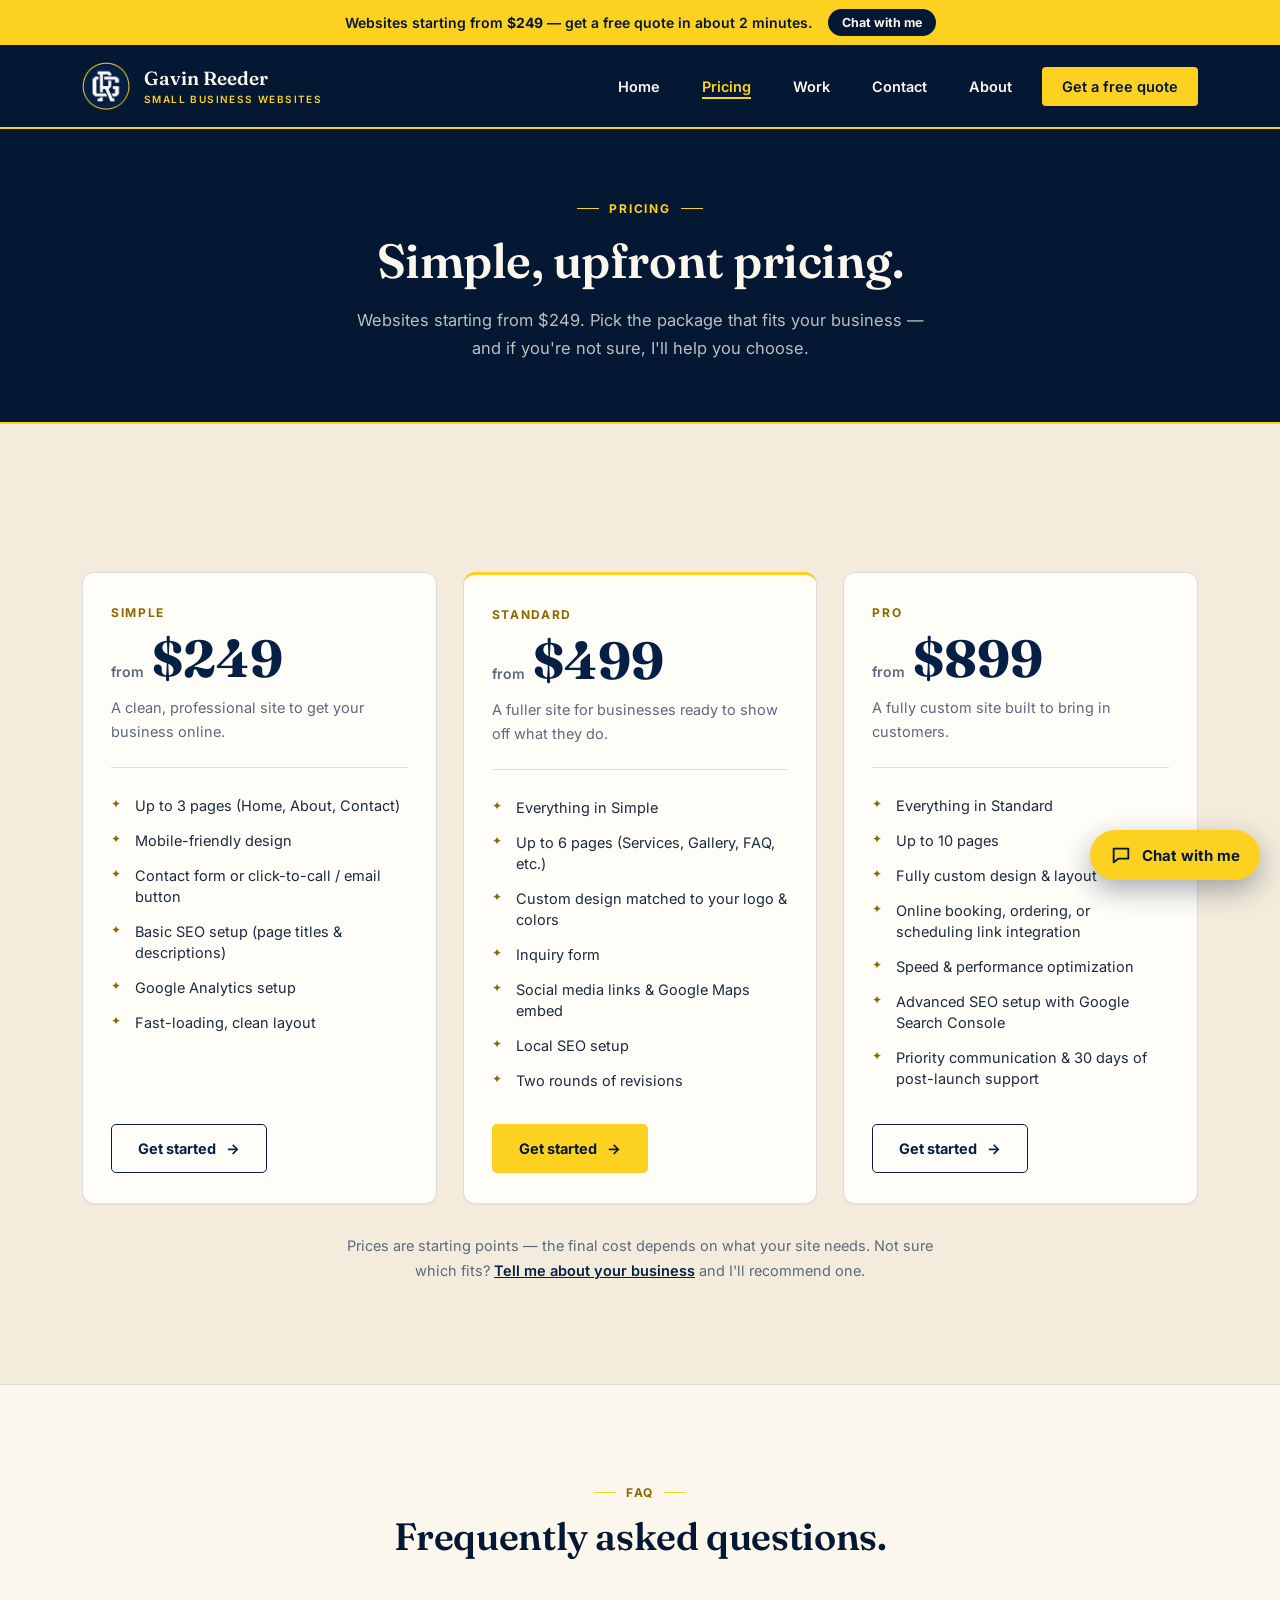
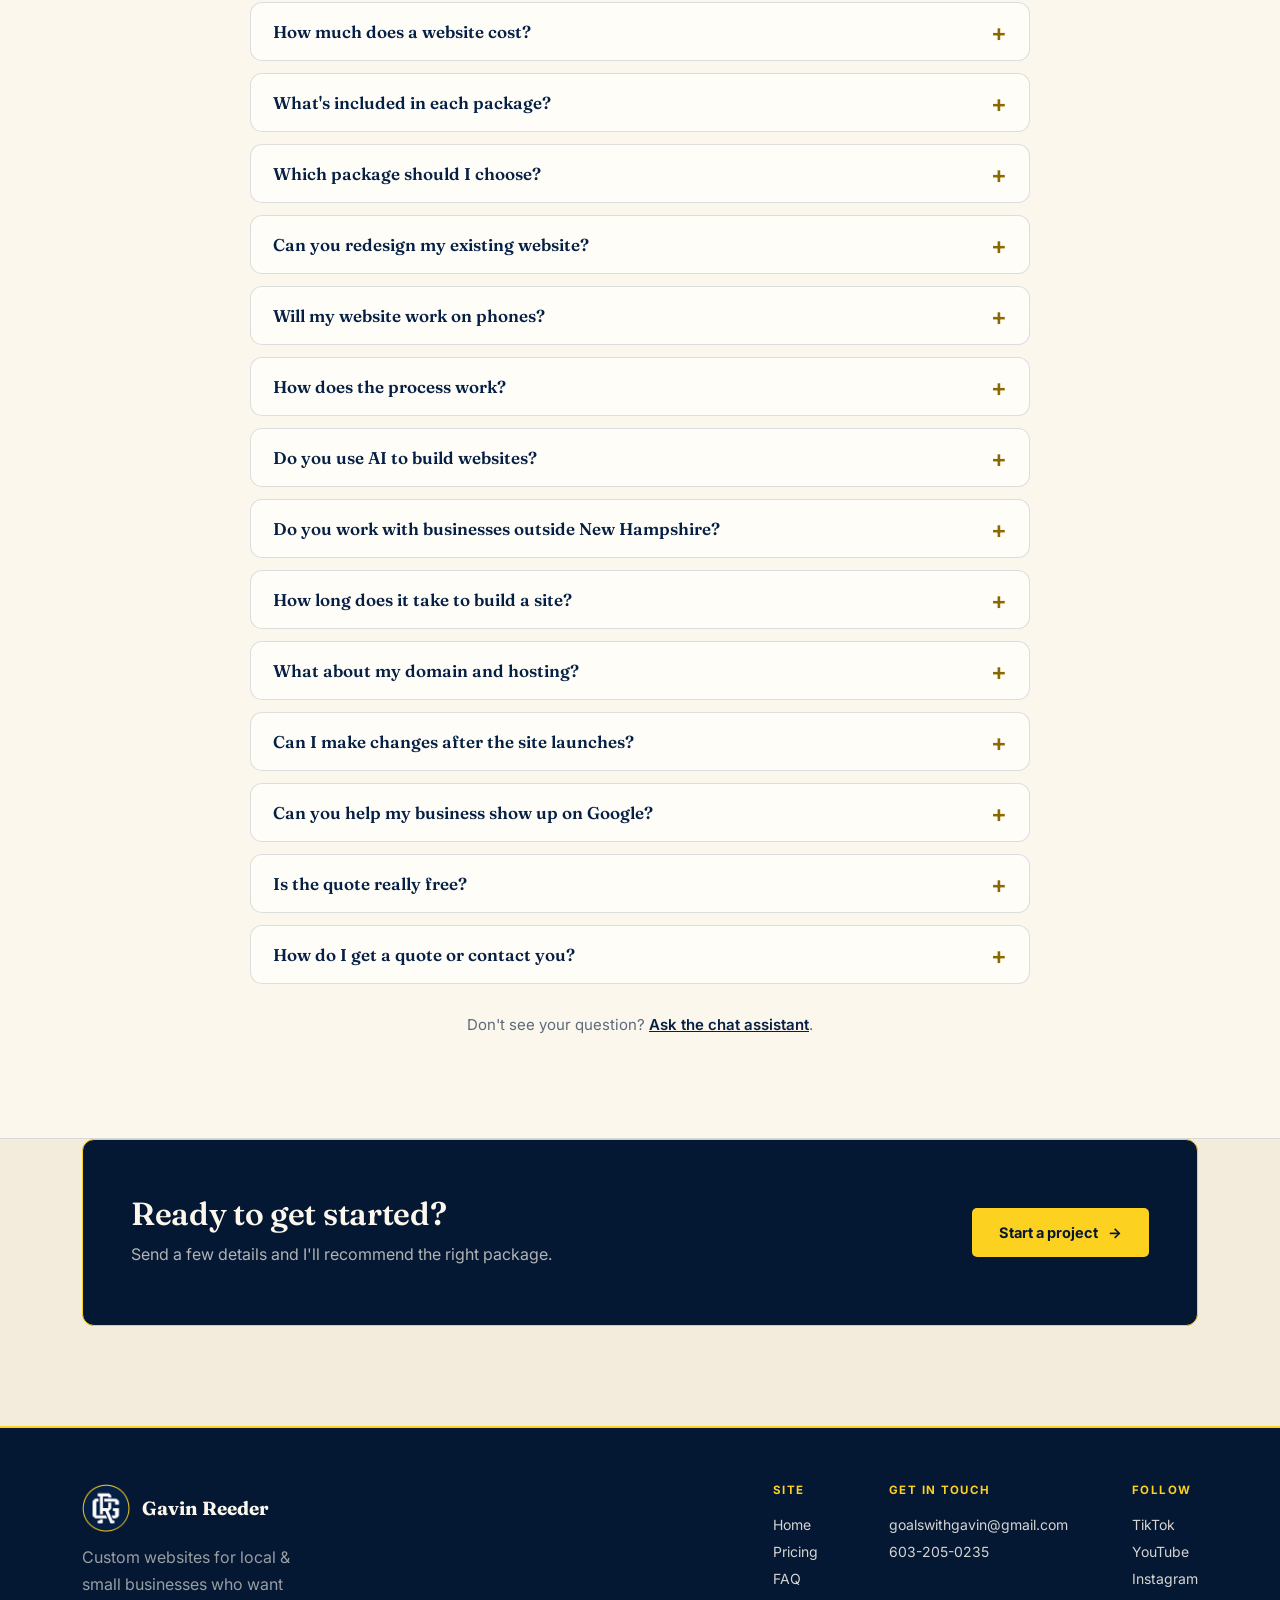
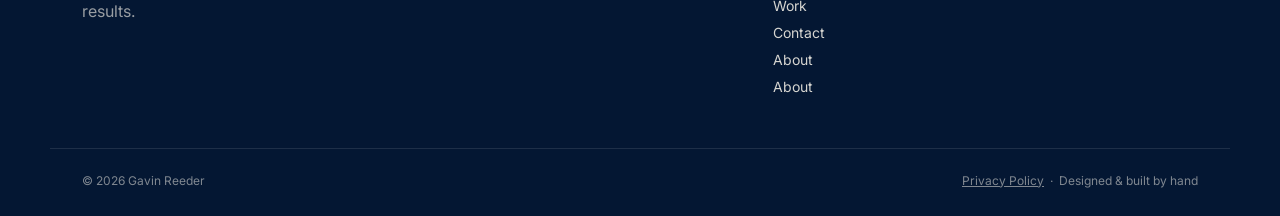
<file: pricing.html>
<!DOCTYPE html>
<html lang="en">
<head>
<!-- Google tag (gtag.js) -->
<script async src="https://www.googletagmanager.com/gtag/js?id=G-11JY5V5HE5"></script>
<script>
  window.dataLayer = window.dataLayer || [];
  function gtag(){dataLayer.push(arguments);}
  gtag('js', new Date());

  gtag('config', 'G-11JY5V5HE5');
</script>
<meta charset="UTF-8">
<meta name="viewport" content="width=device-width, initial-scale=1.0">
<title>Pricing — Gavin Reeder</title>
<meta name="description" content="Website packages for local and small businesses, starting from $249.">
<link rel="icon" href="/favicon.ico" sizes="48x48">
<link rel="icon" type="image/png" href="/favicon.png" sizes="192x192">
<link rel="apple-touch-icon" href="/apple-touch-icon.png">
<link rel="stylesheet" href="styles.css">
</head>
<body>

<div class="announce"><div class="wrap"><span>Websites starting from <strong>$249</strong><span class="ann-extra"> — get a free quote in about 2 minutes.</span></span><button type="button" class="announce-btn" data-open-chat>Chat with me</button></div></div>
<nav class="site-nav">
  <div class="wrap">
    <a href="index.html" class="brand">
      <div class="seal sm"><div class="seal-core"><img src="logo-small.png" alt="Gavin Reeder"></div></div>
      <div class="brand-text">Gavin Reeder<small>Small Business Websites</small></div>
    </a>
    <button class="nav-toggle" aria-label="Toggle menu" aria-expanded="false">☰</button>
    <ul class="nav-links" data-mobile-open="false">
      <li><a href="index.html">Home</a></li>
      <li><a href="pricing.html" aria-current="page">Pricing</a></li>
      <li><a href="work.html">Work</a></li>
      <li><a href="contact.html">Contact</a></li>
      <li><a href="about.html">About</a></li>
      <li><a href="contact.html" class="nav-cta" data-open-chat>Get a free quote</a></li>
    </ul>
  </div>
</nav>

<header class="page-hero">
  <div class="wrap">
    <div class="eyebrow">Pricing</div>
    <h1>Simple, upfront pricing.</h1>
    <p class="lead">Websites starting from $249. Pick the package that fits your business — and if you're not sure, I'll help you choose.</p>
  </div>
</header>

<section>
  <div class="wrap">
    <div class="price-grid">
      <div class="box price-card reveal">
        <div class="price-tier">Simple</div>
        <div class="price"><span class="price-from">from</span>$249</div>
        <p class="price-desc">A clean, professional site to get your business online.</p>
        <ul class="price-list">
          <li>Up to 3 pages (Home, About, Contact)</li>
          <li>Mobile-friendly design</li>
          <li>Contact form or click-to-call / email button</li>
          <li>Basic SEO setup (page titles &amp; descriptions)</li>
          <li>Google Analytics setup</li>
          <li>Fast-loading, clean layout</li>
        </ul>
        <a href="contact.html" class="btn btn-outline" data-open-chat data-package="Simple — from $249">Get started <span class="btn-arrow">→</span></a>
      </div>
      <div class="box price-card box-gold-top reveal">
        <div class="price-tier">Standard</div>
        <div class="price"><span class="price-from">from</span>$499</div>
        <p class="price-desc">A fuller site for businesses ready to show off what they do.</p>
        <ul class="price-list">
          <li>Everything in Simple</li>
          <li>Up to 6 pages (Services, Gallery, FAQ, etc.)</li>
          <li>Custom design matched to your logo &amp; colors</li>
          <li>Inquiry form</li>
          <li>Social media links &amp; Google Maps embed</li>
          <li>Local SEO setup</li>
          <li>Two rounds of revisions</li>
        </ul>
        <a href="contact.html" class="btn btn-primary" data-open-chat data-package="Standard — from $499">Get started <span class="btn-arrow">→</span></a>
      </div>
      <div class="box price-card reveal">
        <div class="price-tier">Pro</div>
        <div class="price"><span class="price-from">from</span>$899</div>
        <p class="price-desc">A fully custom site built to bring in customers.</p>
        <ul class="price-list">
          <li>Everything in Standard</li>
          <li>Up to 10 pages</li>
          <li>Fully custom design &amp; layout</li>
          <li>Online booking, ordering, or scheduling link integration</li>
          <li>Speed &amp; performance optimization</li>
          <li>Advanced SEO setup with Google Search Console</li>
          <li>Priority communication &amp; 30 days of post-launch support</li>
        </ul>
        <a href="contact.html" class="btn btn-outline" data-open-chat data-package="Pro — from $899">Get started <span class="btn-arrow">→</span></a>
      </div>
    </div>
    <p class="price-note">Prices are starting points — the final cost depends on what your site needs. Not sure which fits? <a href="contact.html">Tell me about your business</a> and I'll recommend one.</p>
  </div>
</section>

<!-- ============ FAQ ============ -->
<section id="faq" style="background:var(--cream-2); border-top:1px solid var(--border); border-bottom:1px solid var(--border);">
  <div class="wrap">
    <div class="section-head">
      <div class="eyebrow">FAQ</div>
      <h2>Frequently asked questions.</h2>
    </div>
    <div class="faq-list">
      <details class="faq-item reveal"><summary>How much does a website cost?</summary><p>Packages start at $249. Simple is $249 (up to 3 pages), Standard is $499 (up to 6 pages) and Pro is $899 (up to 10 pages). The final cost depends on what your site needs — a free quote will pin it down.</p></details>
      <details class="faq-item reveal"><summary>What's included in each package?</summary><p>Simple: up to 3 pages, mobile-friendly design, a contact form or click-to-call button, basic SEO setup and Google Analytics. Standard adds up to 6 pages, custom design matched to your logo and colors, an inquiry form, social links and a Google Maps embed, local SEO and two rounds of revisions. Pro adds up to 10 pages, fully custom design, booking/ordering/scheduling link integration, speed optimization, advanced SEO with Google Search Console and 30 days of post-launch support.</p></details>
      <details class="faq-item reveal"><summary>Which package should I choose?</summary><p>If you just need to get online with the basics, Simple is enough. If you want a fuller site that matches your branding, choose Standard. If you need booking or ordering links or a bigger site, go with Pro. Not sure? Request a free quote and I'll recommend one.</p></details>
      <details class="faq-item reveal"><summary>Can you redesign my existing website?</summary><p>Yes. If your current site is outdated, hard to use on a phone, or just doesn't represent your business well anymore, I can rebuild it. Choose "A redesign of my current site" when you request a quote.</p></details>
      <details class="faq-item reveal"><summary>Will my website work on phones?</summary><p>Yes. Every site I build is mobile-first, so it looks great and loads quickly on phones, tablets and computers.</p></details>
      <details class="faq-item reveal"><summary>How does the process work?</summary><p>1) We talk about your business, goals and customers — through this chat or a quick call. 2) I design and build your site, and every page is reviewed and refined by hand before you see it. 3) We launch it.</p></details>
      <details class="faq-item reveal"><summary>Do you use AI to build websites?</summary><p>Yes — I use AI tools to speed up parts of the design and build, which helps keep prices low and turnaround fast. Every page is still reviewed and refined by hand before you see it.</p></details>
      <details class="faq-item reveal"><summary>Do you work with businesses outside New Hampshire?</summary><p>I'm based in New Hampshire and focus on local and small businesses, but I work remotely, so location isn't a barrier.</p></details>
      <details class="faq-item reveal"><summary>How long does it take to build a site?</summary><p>It depends on the package and how quickly we can finalize your content and details. I'll give you a realistic timeline in your quote.</p></details>
      <details class="faq-item reveal"><summary>What about my domain and hosting?</summary><p>Domain and hosting depend on your setup. I'll go over the options and any costs with you in your quote so there are no surprises.</p></details>
      <details class="faq-item reveal"><summary>Can I make changes after the site launches?</summary><p>Standard includes two rounds of revisions and Pro includes 30 days of post-launch support. For updates beyond that, reach out and we can work something out.</p></details>
      <details class="faq-item reveal"><summary>Can you help my business show up on Google?</summary><p>Every package includes basic SEO setup (page titles and descriptions) and Google Analytics. Standard adds local SEO and Pro adds Google Search Console setup. I don't promise specific rankings — SEO takes time.</p></details>
      <details class="faq-item reveal"><summary>Is the quote really free?</summary><p>Yes — quotes are free with no obligation.</p></details>
      <details class="faq-item reveal"><summary>How do I get a quote or contact you?</summary><p>Use the quote chat on this site (it takes about 2 minutes) email goalswithgavin@gmail.com, or call 603-205-0235. I reply within 1–2 business days.</p></details>
    </div>
    <p class="faq-more">Don't see your question? <a href="contact.html" data-open-chat data-mode="faq">Ask the chat assistant</a>.</p>
  </div>
</section>

<section style="padding-top:0;">
  <div class="wrap">
    <div class="cta-banner reveal">
      <div>
        <h2>Ready to get started?</h2>
        <p>Send a few details and I'll recommend the right package.</p>
      </div>
      <a href="contact.html" class="btn btn-primary" data-open-chat>Start a project <span class="btn-arrow">→</span></a>
    </div>
  </div>
</section>

<footer class="footer">
  <div class="wrap">
    <div>
      <div class="footer-brand"><div class="seal sm"><div class="seal-core"><img src="logo-small.png" alt="Gavin Reeder"></div></div>Gavin Reeder</div>
      <p style="margin-top:12px; max-width:240px; color:rgba(251,247,237,0.6);">Custom websites for local &amp; small businesses who want results.</p>
    </div>
    <div class="footer-cols">
      <div class="footer-col">
        <h4>Site</h4>
        <a href="index.html">Home</a>
        <a href="pricing.html">Pricing</a>
        <a href="index.html#faq">FAQ</a>
        <a href="work.html">Work</a>
        <a href="contact.html">Contact</a>
        <a href="about.html">About</a>
        <a href="about.html">About</a>
      </div>
      <div class="footer-col">
        <h4>Get in touch</h4>
        <a href="mailto:goalswithgavin@gmail.com">goalswithgavin@gmail.com</a>
        <a href="tel:+16032050235">603-205-0235</a>
      </div>
      <div class="footer-col">
        <h4>Follow</h4>
        <a href="https://www.tiktok.com/@goalswithgavin" target="_blank" rel="noopener">TikTok</a>
        <a href="https://www.youtube.com/@goalswithgavin" target="_blank" rel="noopener">YouTube</a>
        <a href="https://www.instagram.com/goals.withgavin" target="_blank" rel="noopener">Instagram</a>
      </div>
    </div>
  </div>
  <div class="wrap footer-bottom">
    <span>© <span data-year></span> Gavin Reeder</span>
    <span><a href="privacy.html" style="text-decoration:underline;">Privacy Policy</a> &nbsp;·&nbsp; Designed &amp; built by hand</span>
  </div>
</footer>

<script src="script.js"></script>
<script src="chat.js"></script>
</body>
</html>
</file>
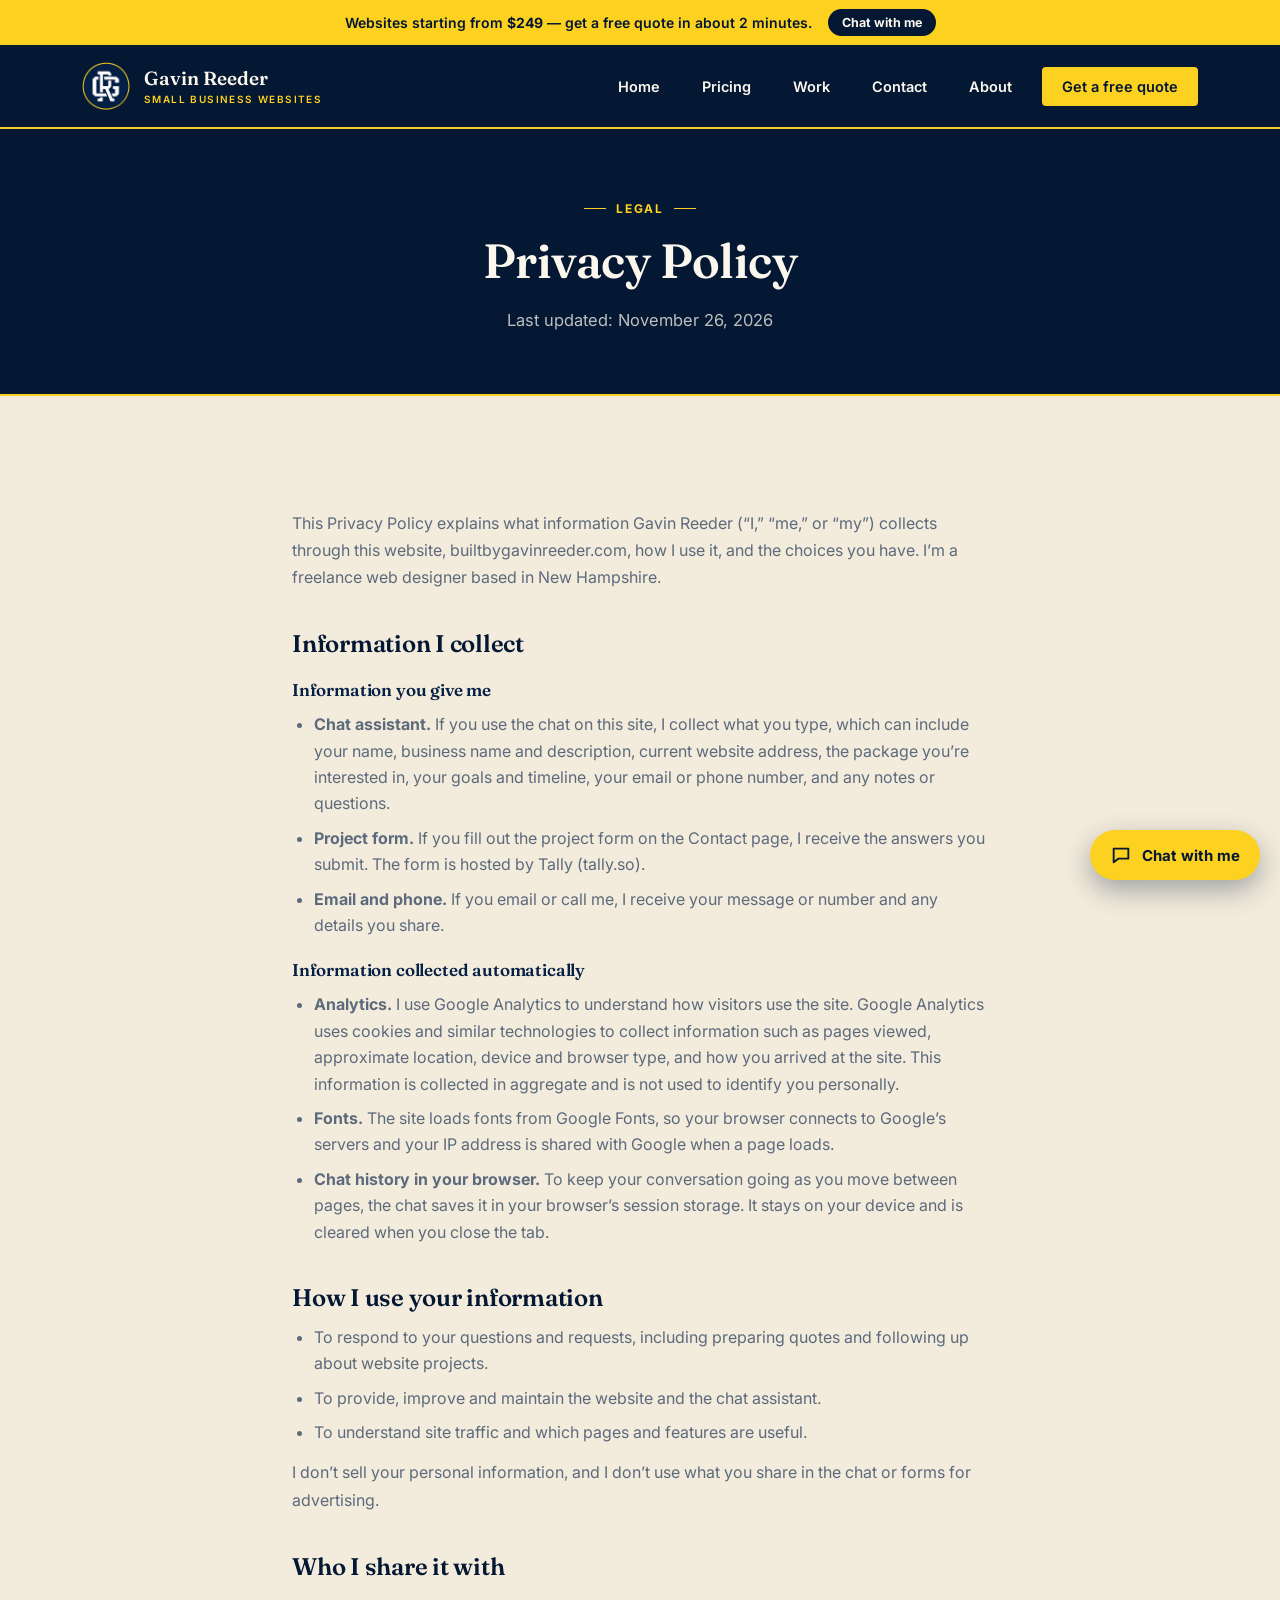
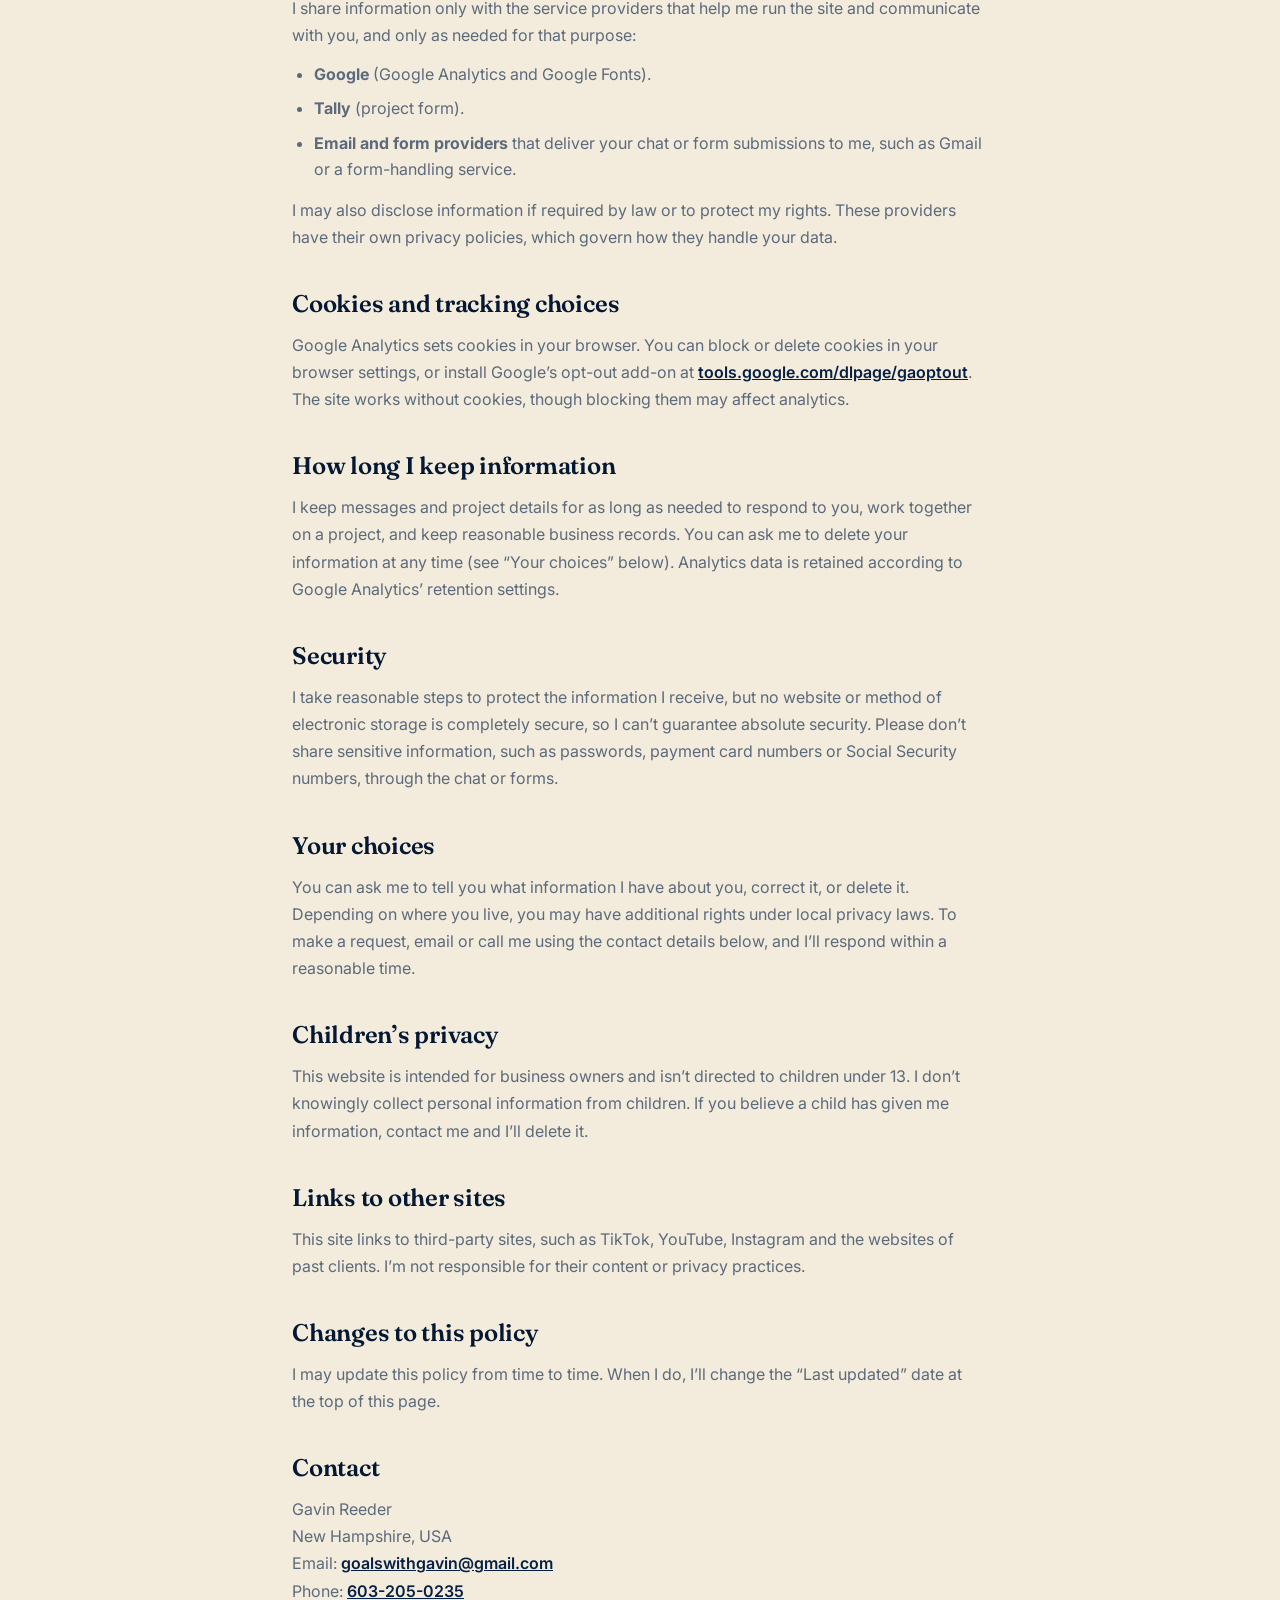
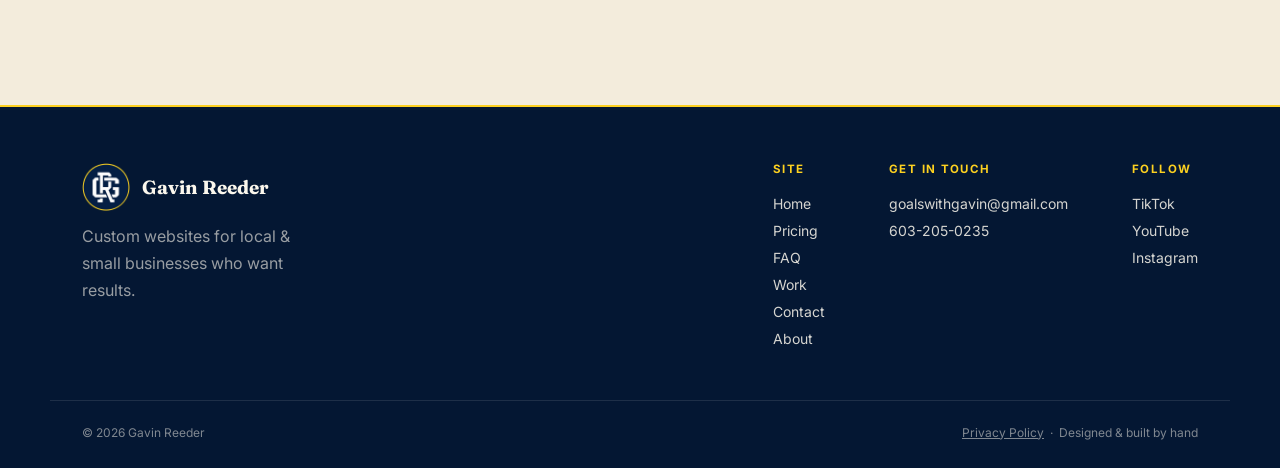
<file: privacy.html>
<!DOCTYPE html>
<html lang="en">
<head>
<!-- Google tag (gtag.js) -->
<script async src="https://www.googletagmanager.com/gtag/js?id=G-11JY5V5HE5"></script>
<script>
  window.dataLayer = window.dataLayer || [];
  function gtag(){dataLayer.push(arguments);}
  gtag('js', new Date());

  gtag('config', 'G-11JY5V5HE5');
</script>
<meta charset="UTF-8">
<meta name="viewport" content="width=device-width, initial-scale=1.0">
<title>Privacy Policy — Gavin Reeder</title>
<meta name="description" content="How Gavin Reeder collects, uses and protects information on this website.">
<link rel="icon" href="/favicon.ico" sizes="48x48">
<link rel="icon" type="image/png" href="/favicon.png" sizes="192x192">
<link rel="apple-touch-icon" href="/apple-touch-icon.png">
<link rel="stylesheet" href="styles.css">
</head>
<body>

<div class="announce"><div class="wrap"><span>Websites starting from <strong>$249</strong><span class="ann-extra"> — get a free quote in about 2 minutes.</span></span><button type="button" class="announce-btn" data-open-chat>Chat with me</button></div></div>
<nav class="site-nav">
  <div class="wrap">
    <a href="index.html" class="brand">
      <div class="seal sm"><div class="seal-core"><img src="logo-small.png" alt="Gavin Reeder"></div></div>
      <div class="brand-text">Gavin Reeder<small>Small Business Websites</small></div>
    </a>
    <button class="nav-toggle" aria-label="Toggle menu" aria-expanded="false">☰</button>
    <ul class="nav-links" data-mobile-open="false">
      <li><a href="index.html">Home</a></li>
      <li><a href="pricing.html">Pricing</a></li>
      <li><a href="work.html">Work</a></li>
      <li><a href="contact.html">Contact</a></li>
      <li><a href="about.html">About</a></li>
      <li><a href="contact.html" class="nav-cta" data-open-chat>Get a free quote</a></li>
    </ul>
  </div>
</nav>

<header class="page-hero">
  <div class="wrap">
    <div class="eyebrow">Legal</div>
    <h1>Privacy Policy</h1>
    <p class="lead">Last updated: November 26, 2026</p>
  </div>
</header>

<section>
  <div class="wrap legal">
    <p>This Privacy Policy explains what information Gavin Reeder (&ldquo;I,&rdquo; &ldquo;me,&rdquo; or &ldquo;my&rdquo;) collects through this website, builtbygavinreeder.com, how I use it, and the choices you have. I&rsquo;m a freelance web designer based in New Hampshire.</p>

    <h2>Information I collect</h2>
    <h3>Information you give me</h3>
    <ul>
      <li><strong>Chat assistant.</strong> If you use the chat on this site, I collect what you type, which can include your name, business name and description, current website address, the package you&rsquo;re interested in, your goals and timeline, your email or phone number, and any notes or questions.</li>
      <li><strong>Project form.</strong> If you fill out the project form on the Contact page, I receive the answers you submit. The form is hosted by Tally (tally.so).</li>
      <li><strong>Email and phone.</strong> If you email or call me, I receive your message or number and any details you share.</li>
    </ul>
    <h3>Information collected automatically</h3>
    <ul>
      <li><strong>Analytics.</strong> I use Google Analytics to understand how visitors use the site. Google Analytics uses cookies and similar technologies to collect information such as pages viewed, approximate location, device and browser type, and how you arrived at the site. This information is collected in aggregate and is not used to identify you personally.</li>
      <li><strong>Fonts.</strong> The site loads fonts from Google Fonts, so your browser connects to Google&rsquo;s servers and your IP address is shared with Google when a page loads.</li>
      <li><strong>Chat history in your browser.</strong> To keep your conversation going as you move between pages, the chat saves it in your browser&rsquo;s session storage. It stays on your device and is cleared when you close the tab.</li>
    </ul>

    <h2>How I use your information</h2>
    <ul>
      <li>To respond to your questions and requests, including preparing quotes and following up about website projects.</li>
      <li>To provide, improve and maintain the website and the chat assistant.</li>
      <li>To understand site traffic and which pages and features are useful.</li>
    </ul>
    <p>I don&rsquo;t sell your personal information, and I don&rsquo;t use what you share in the chat or forms for advertising.</p>

    <h2>Who I share it with</h2>
    <p>I share information only with the service providers that help me run the site and communicate with you, and only as needed for that purpose:</p>
    <ul>
      <li><strong>Google</strong> (Google Analytics and Google Fonts).</li>
      <li><strong>Tally</strong> (project form).</li>
      <li><strong>Email and form providers</strong> that deliver your chat or form submissions to me, such as Gmail or a form-handling service.</li>
    </ul>
    <p>I may also disclose information if required by law or to protect my rights. These providers have their own privacy policies, which govern how they handle your data.</p>

    <h2>Cookies and tracking choices</h2>
    <p>Google Analytics sets cookies in your browser. You can block or delete cookies in your browser settings, or install Google&rsquo;s opt-out add-on at <a href="https://tools.google.com/dlpage/gaoptout" target="_blank" rel="noopener">tools.google.com/dlpage/gaoptout</a>. The site works without cookies, though blocking them may affect analytics.</p>

    <h2>How long I keep information</h2>
    <p>I keep messages and project details for as long as needed to respond to you, work together on a project, and keep reasonable business records. You can ask me to delete your information at any time (see &ldquo;Your choices&rdquo; below). Analytics data is retained according to Google Analytics&rsquo; retention settings.</p>

    <h2>Security</h2>
    <p>I take reasonable steps to protect the information I receive, but no website or method of electronic storage is completely secure, so I can&rsquo;t guarantee absolute security. Please don&rsquo;t share sensitive information, such as passwords, payment card numbers or Social Security numbers, through the chat or forms.</p>

    <h2>Your choices</h2>
    <p>You can ask me to tell you what information I have about you, correct it, or delete it. Depending on where you live, you may have additional rights under local privacy laws. To make a request, email or call me using the contact details below, and I&rsquo;ll respond within a reasonable time.</p>

    <h2>Children&rsquo;s privacy</h2>
    <p>This website is intended for business owners and isn&rsquo;t directed to children under 13. I don&rsquo;t knowingly collect personal information from children. If you believe a child has given me information, contact me and I&rsquo;ll delete it.</p>

    <h2>Links to other sites</h2>
    <p>This site links to third-party sites, such as TikTok, YouTube, Instagram and the websites of past clients. I&rsquo;m not responsible for their content or privacy practices.</p>

    <h2>Changes to this policy</h2>
    <p>I may update this policy from time to time. When I do, I&rsquo;ll change the &ldquo;Last updated&rdquo; date at the top of this page.</p>

    <h2>Contact</h2>
    <p>Gavin Reeder<br>New Hampshire, USA<br>Email: <a href="mailto:goalswithgavin@gmail.com">goalswithgavin@gmail.com</a><br>Phone: <a href="tel:+16032050235">603-205-0235</a></p>
  </div>
</section>

<footer class="footer">
  <div class="wrap">
    <div>
      <div class="footer-brand"><div class="seal sm"><div class="seal-core"><img src="logo-small.png" alt="Gavin Reeder"></div></div>Gavin Reeder</div>
      <p style="margin-top:12px; max-width:240px; color:rgba(251,247,237,0.6);">Custom websites for local &amp; small businesses who want results.</p>
    </div>
    <div class="footer-cols">
      <div class="footer-col">
        <h4>Site</h4>
        <a href="index.html">Home</a>
        <a href="pricing.html">Pricing</a>
        <a href="index.html#faq">FAQ</a>
        <a href="work.html">Work</a>
        <a href="contact.html">Contact</a>
        <a href="about.html">About</a>
      </div>
      <div class="footer-col">
        <h4>Get in touch</h4>
        <a href="mailto:goalswithgavin@gmail.com">goalswithgavin@gmail.com</a>
        <a href="tel:+16032050235">603-205-0235</a>
      </div>
      <div class="footer-col">
        <h4>Follow</h4>
        <a href="https://www.tiktok.com/@goalswithgavin" target="_blank" rel="noopener">TikTok</a>
        <a href="https://www.youtube.com/@goalswithgavin" target="_blank" rel="noopener">YouTube</a>
        <a href="https://www.instagram.com/goals.withgavin" target="_blank" rel="noopener">Instagram</a>
      </div>
    </div>
  </div>
  <div class="wrap footer-bottom">
    <span>© <span data-year></span> Gavin Reeder</span>
    <span><a href="privacy.html" style="text-decoration:underline;">Privacy Policy</a> &nbsp;·&nbsp; Designed &amp; built by hand</span>
  </div>
</footer>

<script src="script.js"></script>
<script src="chat.js"></script>
</body>
</html>
</file>
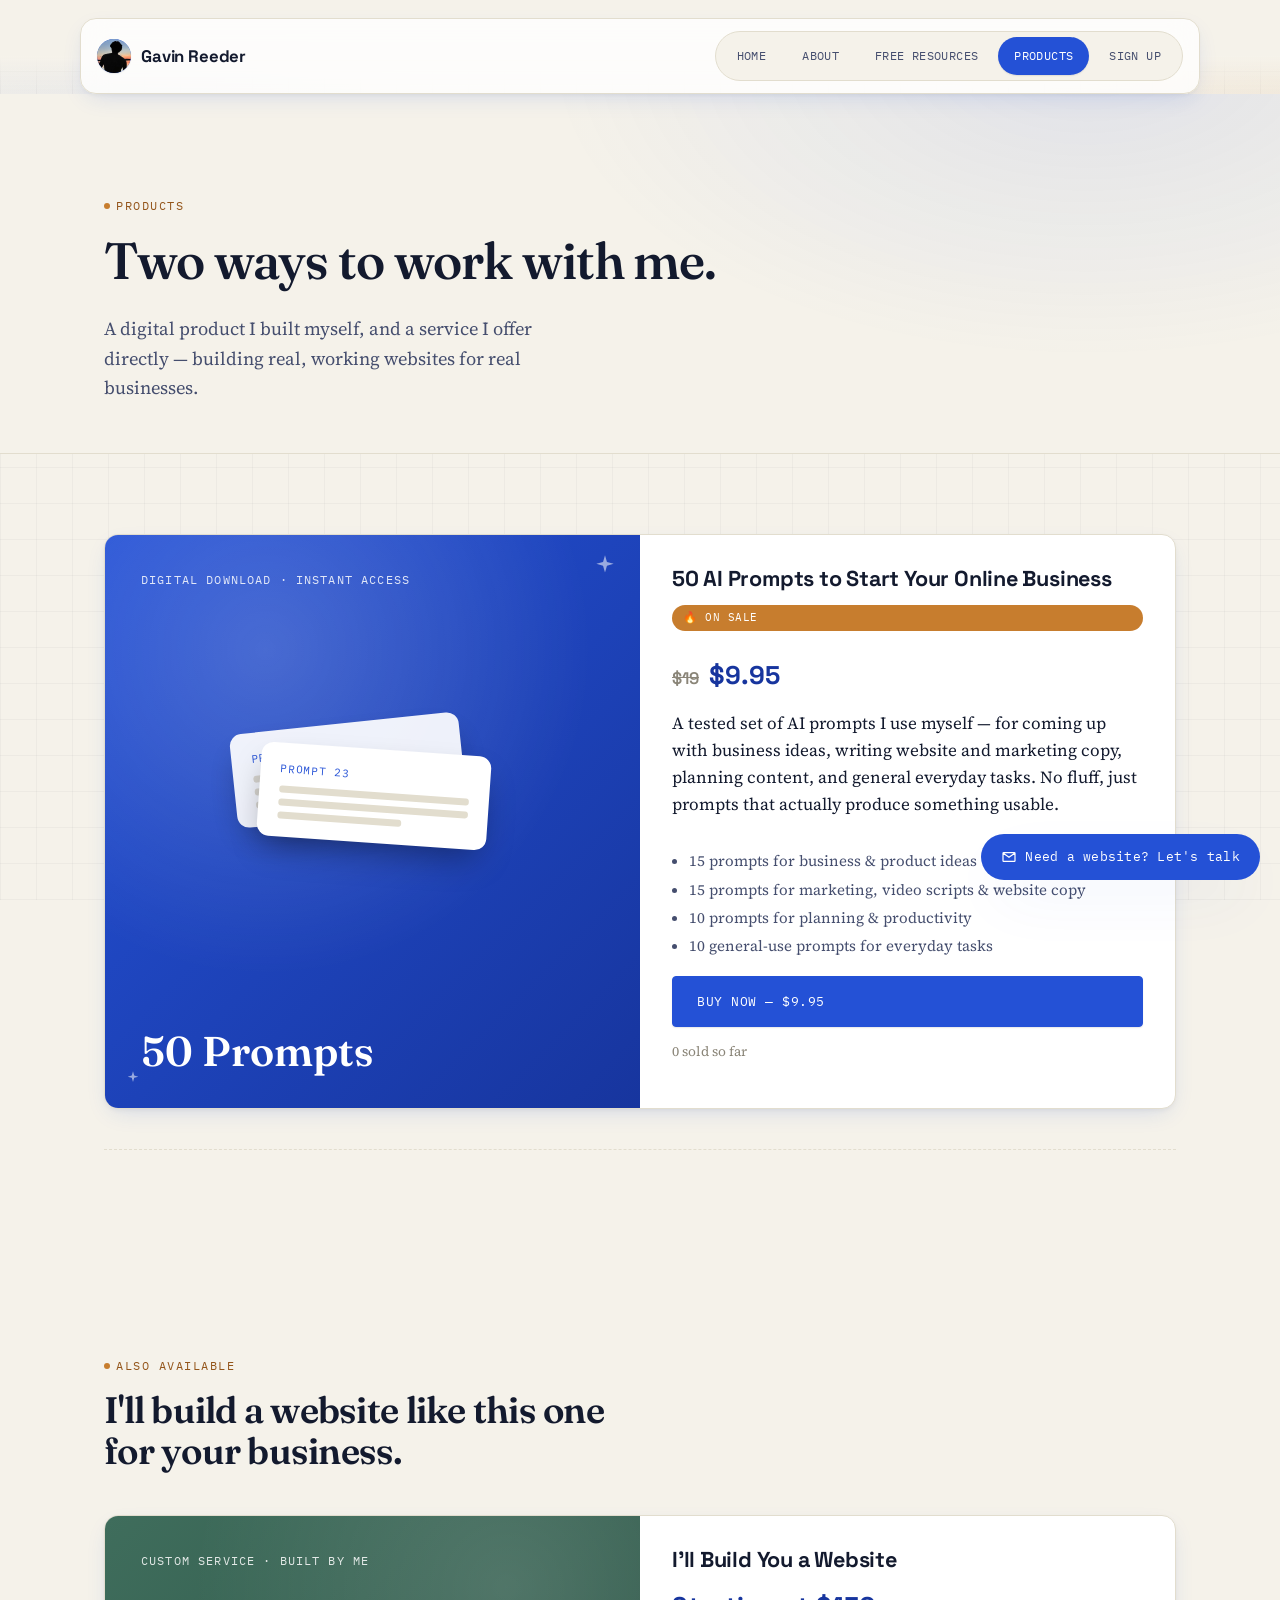
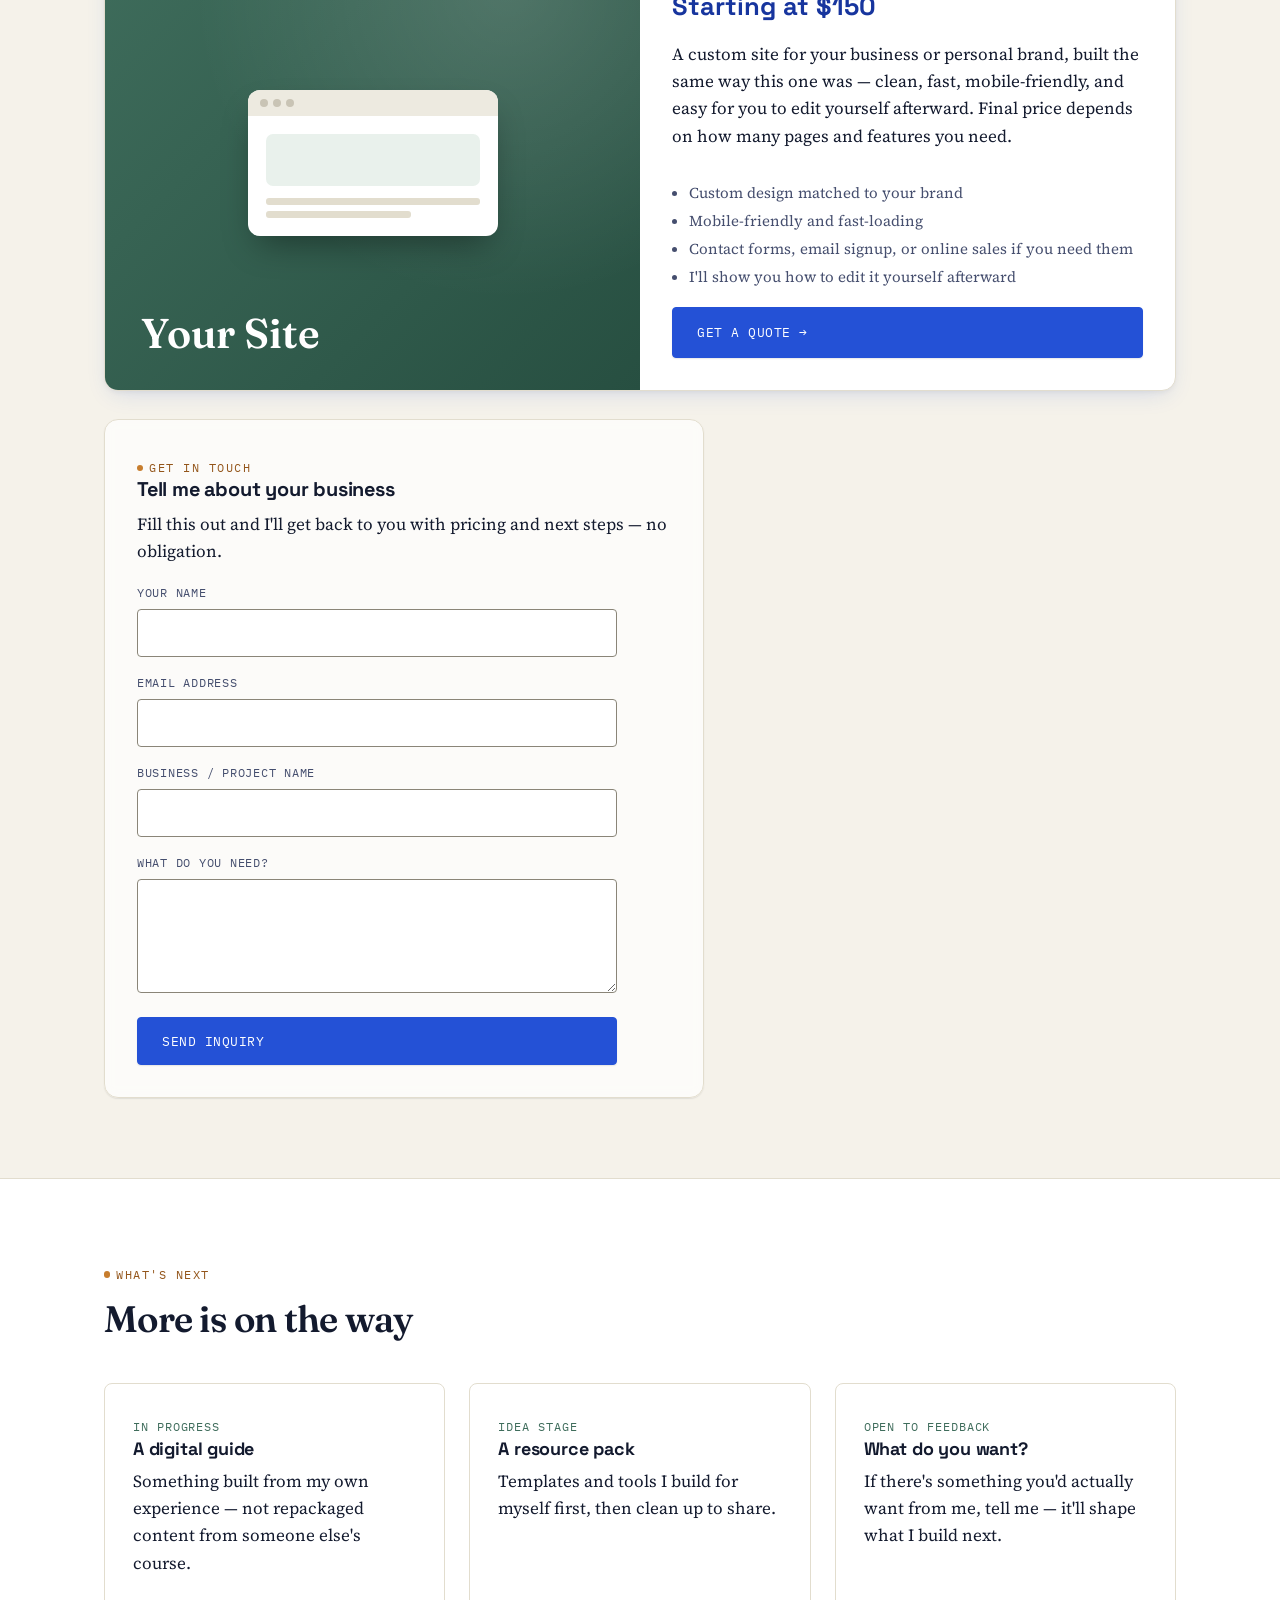
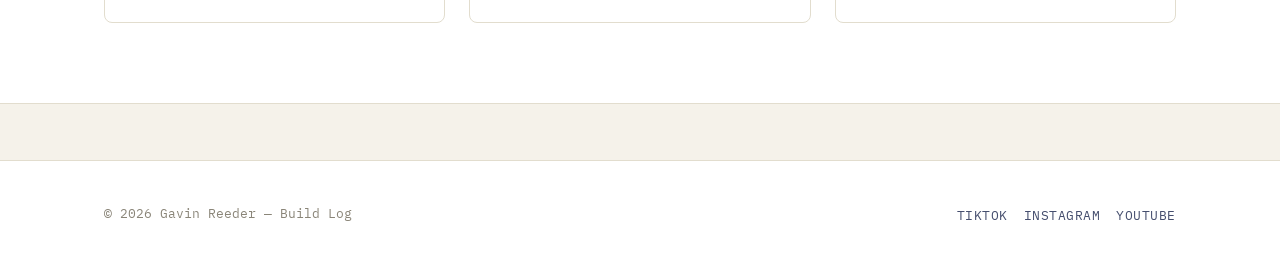
<file: products.html>
<!DOCTYPE html>
<html lang="en">
<head>
<meta charset="UTF-8">
<meta name="viewport" content="width=device-width, initial-scale=1.0">
<title>Products — Gavin Reeder</title>
<meta name="description" content="What Gavin is building to sell — in progress.">
<link rel="preconnect" href="https://fonts.googleapis.com">
<link href="https://fonts.googleapis.com/css2?family=Fraunces:opsz,wght@9..144,400;9..144,560;9..144,600&family=Space+Grotesk:wght@500;700&family=Source+Serif+4:opsz,wght@8..60,400;8..60,600&family=IBM+Plex+Mono:wght@400;500&display=swap" rel="stylesheet">
<style>
/* ==========================================================================
   GAVIN REEDER — BUILD LOG
   Design tokens
   ========================================================================== */
:root{
  --paper:      #F5F2EA;
  --paper-card: #FFFFFF;
  --ink:        #131A2E;
  --ink-soft:   #454E6E;
  --stone:      #8A8578;
  --navy:       #2451D6;
  --navy-dark:  #17359E;
  --navy-tint:  #EAF0FD;
  --amber:      #C77D2E;
  --amber-dark: #93551A;
  --pine:       #3F6D5C;
  --pine-dark:  #2B4E42;
  --pine-tint:  #E9F1EC;
  --pine-dark:  #274F41;
  --rule:       #E2DDCE;

  --display: "Fraunces", "Space Grotesk", Georgia, serif;
  --sans:    "Space Grotesk", "Arial Narrow", sans-serif;
  --body:    "Source Serif 4", Georgia, "Times New Roman", serif;
  --mono:    "IBM Plex Mono", "Courier New", monospace;

  --max: 1120px;
  --radius: 4px;

  --shadow-sm: 0 1px 2px rgba(18,23,42,.06), 0 1px 1px rgba(18,23,42,.04);
  --shadow-md: 0 8px 24px -8px rgba(36,81,214,.18), 0 2px 6px -2px rgba(18,23,42,.08);
  --shadow-lg: 0 24px 60px -20px rgba(36,81,214,.30);
}

*,*::before,*::after{ box-sizing:border-box; }
html{ scroll-behavior:smooth; }

body{
  margin:0;
  color:var(--ink);
  font-family:var(--body);
  font-size:17px;
  line-height:1.6;
  -webkit-font-smoothing:antialiased;
  background:
    radial-gradient(640px 420px at 8% -8%, rgba(36,81,214,.12), transparent 60%),
    radial-gradient(760px 520px at 104% -4%, rgba(199,125,46,.13), transparent 55%),
    radial-gradient(900px 600px at 50% 110%, rgba(63,109,92,.08), transparent 60%),
    repeating-linear-gradient(0deg, rgba(18,23,42,.035) 0 1px, transparent 1px 36px),
    repeating-linear-gradient(90deg, rgba(18,23,42,.035) 0 1px, transparent 1px 36px),
    var(--paper);
  background-attachment:fixed;
}

img{ max-width:100%; display:block; }

a{ color:var(--ink); }

h1,h2,h3,h4{
  font-family:var(--display);
  font-weight:600;
  font-optical-sizing:auto;
  line-height:1.1;
  letter-spacing:-0.02em;
  margin:0 0 .5em;
}
h1{ font-weight:560; }
h3{ font-family:var(--sans); font-weight:700; letter-spacing:-0.01em; }

p{ margin:0 0 1em; }

.eyebrow{
  font-family:var(--mono);
  font-size:.78rem;
  letter-spacing:.12em;
  text-transform:uppercase;
  color:var(--amber-dark);
  display:inline-flex;
  align-items:center;
  gap:.5em;
}
.eyebrow::before{
  content:"";
  width:.5em;
  height:.5em;
  background:var(--amber);
  border-radius:50%;
  display:inline-block;
}

/* Focus visibility */
a:focus-visible, button:focus-visible, input:focus-visible, textarea:focus-visible{
  outline:2px solid var(--pine);
  outline-offset:3px;
}

@media (prefers-reduced-motion: reduce){
  *{ animation:none !important; transition:none !important; scroll-behavior:auto !important; }
}

/* ---------- Layout shell ---------- */
.wrap{
  max-width:var(--max);
  margin:0 auto;
  padding:0 24px;
}

/* ---------- Header / nav ---------- */
.site-header{
  position:sticky;
  top:0;
  z-index:50;
  padding:18px 0 0;
  background:linear-gradient(180deg, var(--paper) 60%, transparent);
}
.site-header .wrap{
  display:flex;
  align-items:center;
  justify-content:space-between;
  gap:20px;
  background:rgba(255,255,255,.78);
  backdrop-filter:blur(14px);
  -webkit-backdrop-filter:blur(14px);
  border:1px solid var(--rule);
  border-radius:16px;
  padding:12px 16px;
  box-shadow:var(--shadow-md);
}
.brand{
  font-family:var(--sans);
  font-weight:700;
  font-size:1.05rem;
  letter-spacing:-.01em;
  text-decoration:none;
  color:var(--ink);
  display:flex;
  align-items:center;
  gap:.6em;
  flex:none;
}
.brand .mark{
  width:34px;height:34px;
  background:var(--navy);
  color:#fff;
  border-radius:50%;
  display:inline-flex;
  align-items:center;
  justify-content:center;
  font-family:var(--mono);
  font-size:.68rem;
  font-weight:600;
  flex:none;
  box-shadow:var(--shadow-sm);
  overflow:hidden;
  position:relative;
}
.brand .mark img{
  position:absolute;
  inset:0;
  width:100%;height:100%;
  object-fit:cover;
}

/* Dashboard-style tab bar */
nav.primary-nav ul{
  list-style:none;
  display:flex;
  gap:4px;
  margin:0;
  padding:5px;
  background:var(--paper);
  border:1px solid var(--rule);
  border-radius:999px;
}
nav.primary-nav a{
  text-decoration:none;
  font-family:var(--mono);
  font-size:.78rem;
  letter-spacing:.03em;
  text-transform:uppercase;
  color:var(--ink-soft);
  padding:9px 16px;
  border-radius:999px;
  border-bottom:none;
  display:inline-block;
  transition:color .15s ease, background-color .15s ease, box-shadow .15s ease;
}
nav.primary-nav a:hover{
  color:var(--navy-dark);
  background:var(--navy-tint);
}
nav.primary-nav a[aria-current="page"]{
  color:#fff;
  background:var(--navy);
  box-shadow:var(--shadow-sm);
}

.nav-toggle{
  display:none;
  background:none;
  border:1px solid var(--ink);
  border-radius:10px;
  width:40px;height:36px;
  cursor:pointer;
}
.nav-toggle span{
  display:block;
  width:18px;height:2px;
  background:var(--ink);
  margin:4px auto;
}

@media (max-width:760px){
  .nav-toggle{ display:block; }
  nav.primary-nav{
    display:none;
    position:absolute;
    left:0;right:0;top:calc(100% + 8px);
    background:rgba(255,255,255,.96);
    border:1px solid var(--rule);
    border-radius:14px;
    box-shadow:var(--shadow-md);
    padding:10px;
  }
  nav.primary-nav.open{ display:block; }
  nav.primary-nav ul{
    flex-direction:column;
    gap:4px;
    background:none;
    border:none;
    padding:0;
  }
  nav.primary-nav a{
    display:block;
    text-align:center;
    padding:12px 0;
  }
}

/* ---------- Buttons ---------- */
.btn{
  display:inline-flex;
  align-items:center;
  gap:.5em;
  font-family:var(--mono);
  font-size:.83rem;
  letter-spacing:.04em;
  text-transform:uppercase;
  text-decoration:none;
  padding:14px 24px;
  border-radius:var(--radius);
  border:1px solid var(--ink);
  cursor:pointer;
  background:none;
  transition:transform .15s ease, box-shadow .15s ease, background-color .15s ease, border-color .15s ease, color .15s ease;
}
.btn-primary{
  background:var(--navy);
  color:#fff;
  border-color:var(--navy);
  box-shadow:var(--shadow-sm);
}
.btn-primary:hover{
  background:var(--navy-dark);
  border-color:var(--navy-dark);
  transform:translateY(-1px);
  box-shadow:var(--shadow-md);
}
.btn-ghost{
  background:transparent;
  color:var(--ink);
}
.btn-ghost:hover{
  border-color:var(--navy);
  color:var(--navy-dark);
  transform:translateY(-1px);
}
.btn[disabled]{ opacity:.5; cursor:not-allowed; transform:none; }

/* ---------- Hero / log stamp signature element ---------- */
.hero{
  padding:96px 0 72px;
  border-bottom:1px solid var(--rule);
  background:
    radial-gradient(ellipse 900px 500px at 85% -10%, rgba(36,81,214,.10), transparent 60%),
    var(--paper);
}

/* Hero photo — front and center */
.hero-photo-wrap{
  display:flex;
  justify-content:center;
  margin-bottom:40px;
}
.hero-photo-frame{
  width:100%;
  max-width:320px;
  aspect-ratio:2/3;
  border-radius:20px;
  border:3px solid var(--navy);
  box-shadow:var(--shadow-lg);
  position:relative;
  overflow:hidden;
  background:var(--paper-card);
  justify-self:end;
}
@media (max-width:760px){
  .hero-photo-frame{ justify-self:center; max-width:260px; }
}
.hero-photo-frame img{
  position:absolute;
  inset:0;
  width:100%;height:100%;
  object-fit:cover;
}
.hero-photo-placeholder{
  position:absolute;
  inset:0;
  display:flex;
  flex-direction:column;
  align-items:center;
  justify-content:center;
  gap:6px;
  text-align:center;
  padding:14px;
  color:var(--ink-soft);
  background:var(--navy-tint);
}
.hero-photo-placeholder svg{ width:34px;height:34px; color:var(--navy); }
.hero-photo-placeholder span{
  font-family:var(--mono);
  font-size:.62rem;
  letter-spacing:.03em;
  line-height:1.35;
}

/* About page portrait */
.about-photo{
  border-radius:16px;
  overflow:hidden;
  border:1px solid var(--rule);
  box-shadow:var(--shadow-lg);
  aspect-ratio:3/4;
}
.about-photo img{
  width:100%;height:100%;
  object-fit:cover;
  display:block;
}

/* Social icon row — used prominently near the top of the About page */
.social-icons{
  display:flex;
  gap:14px;
  list-style:none;
  margin:0;
  padding:0;
}
.social-icons a{
  width:44px;height:44px;
  border-radius:50%;
  background:var(--paper-card);
  border:1px solid var(--rule);
  display:flex;
  align-items:center;
  justify-content:center;
  color:var(--navy);
  transition:transform .15s ease, box-shadow .15s ease, background-color .15s ease, color .15s ease;
}
.social-icons a:hover{
  background:var(--navy);
  color:#fff;
  transform:translateY(-2px);
  box-shadow:var(--shadow-md);
}
.social-icons svg{ width:20px;height:20px; }
.hero-grid{
  display:grid;
  grid-template-columns:1.3fr .7fr;
  gap:48px;
  align-items:start;
}
@media (max-width:760px){
  .hero-grid{ grid-template-columns:1fr; }
}
.hero h1{
  font-size:clamp(2.1rem,4.4vw,3.2rem);
  margin-top:.3em;
}
.hero .lede{
  font-size:1.15rem;
  color:var(--ink-soft);
  max-width:52ch;
}
.hero .actions{
  display:flex;
  gap:14px;
  flex-wrap:wrap;
  margin-top:24px;
}

/* Log stamp — the signature element: a torn ticket-stub style stamp
   used to mark real, dated log entries instead of fake stats */
.log-stamp{
  border:1.5px solid var(--ink);
  border-radius:8px;
  padding:24px;
  background:var(--paper-card);
  position:relative;
  font-family:var(--mono);
  box-shadow:var(--shadow-lg);
}
.log-stamp::before,
.log-stamp::after{
  content:"";
  position:absolute;
  width:16px;height:16px;
  background:var(--paper);
  border:1.5px solid var(--ink);
  border-radius:50%;
  top:50%;
  transform:translateY(-50%);
  box-shadow:inset 0 1px 2px rgba(18,23,42,.15);
}
.log-stamp::before{ left:-9px; }
.log-stamp::after{ right:-9px; }
.log-stamp .stamp-title{
  font-size:.72rem;
  text-transform:uppercase;
  letter-spacing:.12em;
  color:var(--stone);
  border-bottom:1px dashed var(--rule);
  padding-bottom:10px;
  margin-bottom:10px;
}
.log-stamp dl{
  margin:0;
  display:grid;
  grid-template-columns:auto 1fr;
  gap:6px 12px;
  font-size:.85rem;
}
.log-stamp dt{ color:var(--stone); }
.log-stamp dd{ margin:0; text-align:right; color:var(--ink); }

/* ---------- Sections ---------- */
section{ padding:80px 0; }
section.alt{ background:var(--paper-card); border-top:1px solid var(--rule); border-bottom:1px solid var(--rule); }
.section-head{ max-width:60ch; margin-bottom:44px; }
.section-head h2{ font-size:clamp(1.9rem,3vw,2.3rem); margin-top:.35em; }

/* ---------- Cards / grids ---------- */
.grid-3{
  display:grid;
  grid-template-columns:repeat(3,1fr);
  gap:24px;
}
@media (max-width:820px){ .grid-3{ grid-template-columns:1fr; } }

.card{
  background:var(--paper-card);
  border:1px solid var(--rule);
  border-radius:8px;
  padding:28px;
  transition:transform .18s ease, box-shadow .18s ease, border-color .18s ease;
}
.card:hover{
  transform:translateY(-3px);
  box-shadow:var(--shadow-md);
  border-color:transparent;
}
.card h3{ font-size:1.12rem; }
.card .tag{
  font-family:var(--mono);
  font-size:.72rem;
  text-transform:uppercase;
  letter-spacing:.08em;
  color:var(--pine);
}
.tag-navy{ color:var(--navy-dark); }
.tag-amber{ color:var(--amber-dark); }
.tag-pine{ color:var(--pine); }

.panel{
  background:rgba(255,255,255,.7);
  backdrop-filter:blur(6px);
  border:1px solid var(--rule);
  border-radius:14px;
  padding:32px;
  box-shadow:var(--shadow-sm);
}

/* ---------- Product card ---------- */
.product-card{
  background:var(--paper-card);
  border:1px solid var(--rule);
  border-radius:14px;
  padding:0;
  overflow:hidden;
  box-shadow:var(--shadow-md);
  display:grid;
  grid-template-columns:1fr 1fr;
}
@media (max-width:700px){ .product-card{ grid-template-columns:1fr; } }
.product-card .pc-visual{
  background:
    radial-gradient(circle at 30% 20%, rgba(255,255,255,.18), transparent 55%),
    linear-gradient(135deg, var(--navy), var(--navy-dark));
  color:#fff;
  padding:36px;
  display:flex;
  flex-direction:column;
  justify-content:space-between;
  min-height:340px;
  position:relative;
  overflow:hidden;
}
.product-card .pc-visual .pc-eyebrow{
  font-family:var(--mono);
  font-size:.72rem;
  letter-spacing:.1em;
  text-transform:uppercase;
  opacity:.85;
  position:relative;
  z-index:2;
}
.product-card .pc-visual .pc-count{
  font-family:var(--display);
  font-size:2.6rem;
  font-weight:600;
  line-height:1;
  position:relative;
  z-index:2;
}
.pc-mock-stack{
  position:absolute;
  left:50%;
  top:52%;
  transform:translate(-50%,-50%);
  width:280px;
  height:220px;
}
.pc-mock-card{
  position:absolute;
  width:230px;
  border-radius:12px;
  background:#fff;
  box-shadow:0 16px 34px -10px rgba(0,0,0,.4);
  padding:18px 20px;
  color:var(--ink);
}
.pc-mock-card .pc-mock-num{
  font-family:var(--mono);
  font-size:.68rem;
  color:var(--navy);
  letter-spacing:.06em;
  text-transform:uppercase;
  margin-bottom:8px;
  display:block;
}
.pc-mock-card .pc-mock-line{
  height:7px;
  border-radius:3px;
  background:var(--rule);
  margin-bottom:6px;
}
.pc-mock-card .pc-mock-line:last-child{ width:65%; margin-bottom:0; }
.pc-mock-card.c1{ top:0; left:0; transform:rotate(-6deg); z-index:1; opacity:.92; }
.pc-mock-card.c2{ top:26px; left:26px; transform:rotate(4deg); z-index:2; }
.pc-mock-sparkle{
  position:absolute;
  color:rgba(255,255,255,.55);
  z-index:2;
}
.pc-mock-sparkle.s1{ top:18px; right:22px; width:26px; height:26px; }
.pc-mock-sparkle.s2{ bottom:22px; left:20px; width:16px; height:16px; }

/* ---------- Service card visual variant (distinct from the prompt-pack card) ---------- */
.pc-visual-service{
  background:
    radial-gradient(circle at 75% 15%, rgba(255,255,255,.14), transparent 55%),
    linear-gradient(135deg, var(--pine), var(--pine-dark)) !important;
}
.pc-browser-mock{
  position:absolute;
  left:50%; top:52%;
  transform:translate(-50%,-50%);
  width:250px;
  border-radius:12px;
  overflow:hidden;
  background:#fff;
  box-shadow:0 16px 34px -10px rgba(0,0,0,.4);
}
.pc-browser-mock .browser-bar{
  background:#EDEAE0;
  padding:9px 12px;
  display:flex;
  gap:5px;
}
.pc-browser-mock .browser-dot{
  width:8px; height:8px;
  border-radius:50%;
  background:#C9C4B5;
}
.pc-browser-mock .browser-body{ padding:18px; }
.pc-browser-mock .browser-hero{
  height:52px;
  border-radius:7px;
  background:var(--pine-tint);
  margin-bottom:12px;
}
.pc-browser-mock .browser-line{
  height:7px;
  border-radius:3px;
  background:var(--rule);
  margin-bottom:6px;
}
.pc-browser-mock .browser-line.w1{ width:100%; }
.pc-browser-mock .browser-line.w2{ width:68%; margin-bottom:0; }

/* ---------- Sale pricing ---------- */
.sale-badge{
  display:inline-flex;
  align-items:center;
  gap:5px;
  background:var(--amber);
  color:#fff;
  font-family:var(--mono);
  font-size:.7rem;
  text-transform:uppercase;
  letter-spacing:.05em;
  padding:4px 11px;
  border-radius:20px;
  margin-bottom:10px;
}
.pc-price-old{
  text-decoration:line-through;
  color:var(--stone);
  font-size:1.05rem;
  font-weight:600;
  margin-right:10px;
}
.pc-price-new{ color:var(--navy-dark); }
.product-card .pc-body{
  padding:32px;
  display:flex;
  flex-direction:column;
  gap:14px;
}
.product-card h3{ font-size:1.35rem; margin:0; }
.product-card .pc-price{
  font-family:var(--sans);
  font-weight:700;
  font-size:1.6rem;
  color:var(--navy-dark);
}
.product-card ul{
  margin:0;
  padding:0 0 0 1.1em;
  font-size:.94rem;
  color:var(--ink-soft);
}
.product-card ul li{ margin-bottom:4px; }

/* ---------- Announcement bar ---------- */
.announce-bar{
  position:fixed;
  top:0; left:0; right:0;
  z-index:200;
  background:var(--navy);
  color:#fff;
  text-decoration:none;
  display:flex;
  align-items:center;
  justify-content:center;
  gap:10px;
  padding:11px 16px;
  font-family:var(--mono);
  font-size:.82rem;
  letter-spacing:.02em;
  text-align:center;
  box-shadow:var(--shadow-sm);
}
.announce-bar:hover{ background:var(--navy-dark); }
.announce-bar .announce-tag{
  background:rgba(255,255,255,.18);
  border-radius:20px;
  padding:2px 10px;
  font-size:.7rem;
  text-transform:uppercase;
  letter-spacing:.06em;
  flex:none;
  animation:announcePulse 2.2s ease-in-out infinite;
}
@keyframes announcePulse{
  0%, 100% { box-shadow:0 0 0 0 rgba(255,255,255,.35); }
  50% { box-shadow:0 0 0 5px rgba(255,255,255,0); }
}
.announce-bar .announce-arrow{ flex:none; }
body.has-announce{ padding-top:42px; }
body.has-announce .site-header{ top:42px; }
@media (max-width:600px){
  .announce-bar{ font-size:.72rem; padding:10px 12px; }
}

/* ---------- Stat strip (social proof) ---------- */
.stat-grid{
  display:grid;
  grid-template-columns:repeat(4,1fr);
  gap:20px;
}
@media (max-width:820px){ .stat-grid{ grid-template-columns:repeat(2,1fr); } }
.stat-card{
  background:var(--paper-card);
  border:1px solid var(--rule);
  border-radius:12px;
  padding:22px 20px;
  text-align:center;
}
.stat-card .stat-num{
  font-family:var(--display);
  font-size:2.1rem;
  font-weight:600;
  color:var(--navy-dark);
  line-height:1;
  margin-bottom:6px;
}
.stat-card .stat-label{
  font-family:var(--mono);
  font-size:.72rem;
  text-transform:uppercase;
  letter-spacing:.05em;
  color:var(--stone);
}

/* ---------- Goals ---------- */
.goal-grid{
  display:grid;
  grid-template-columns:repeat(3,1fr);
  gap:22px;
}
@media (max-width:820px){ .goal-grid{ grid-template-columns:1fr; } }
.goal-card{
  background:var(--paper-card);
  border:1px solid var(--rule);
  border-radius:12px;
  padding:26px;
}
.goal-card .tag{ display:block; margin-bottom:8px; }
.goal-card h3{ font-size:1.08rem; margin-bottom:12px; }
.goal-progress-track{
  width:100%;
  height:8px;
  border-radius:999px;
  background:var(--navy-tint);
  overflow:hidden;
  margin-bottom:8px;
}
.goal-progress-fill{
  height:100%;
  background:linear-gradient(90deg, var(--navy), var(--navy-dark));
  border-radius:999px;
  width:0%;
  transition:width .6s ease;
}
.goal-progress-label{
  font-family:var(--mono);
  font-size:.78rem;
  color:var(--ink-soft);
}
/* ---------- Empty state (used on Products page) ---------- */
.empty-state{
  border:1.5px dashed var(--stone);
  border-radius:8px;
  padding:44px 32px;
  text-align:left;
  max-width:640px;
  background:linear-gradient(180deg, rgba(255,255,255,.5), transparent);
}
.empty-state .eyebrow{ margin-bottom:10px; }
.empty-state h3{ font-size:1.3rem; }

/* ---------- Forms ---------- */
form.stack{
  display:flex;
  flex-direction:column;
  gap:16px;
  max-width:480px;
}
label{
  font-family:var(--mono);
  font-size:.78rem;
  text-transform:uppercase;
  letter-spacing:.06em;
  color:var(--ink-soft);
  margin-bottom:6px;
  display:block;
}
input[type="text"],
input[type="email"],
textarea{
  width:100%;
  font-family:var(--body);
  font-size:1rem;
  padding:12px 14px;
  border:1px solid var(--stone);
  border-radius:var(--radius);
  background:var(--paper-card);
  color:var(--ink);
}
input:focus,textarea:focus{ border-color:var(--pine); }
.form-note{ font-size:.85rem; color:var(--stone); }
.form-success{
  display:none;
  border:1px solid var(--pine);
  color:var(--pine);
  background:#EEF4F1;
  padding:14px 16px;
  border-radius:var(--radius);
  font-family:var(--mono);
  font-size:.85rem;
}
.form-success.show{ display:block; }

/* ---------- Footer ---------- */
footer.site-footer{
  border-top:1px solid var(--rule);
  padding:40px 0;
  margin-top:56px;
  background:var(--paper-card);
}
footer.site-footer .wrap{
  display:flex;
  justify-content:space-between;
  align-items:center;
  flex-wrap:wrap;
  gap:16px;
}
footer.site-footer p{
  margin:0;
  font-family:var(--mono);
  font-size:.8rem;
  color:var(--stone);
}
.social-row{
  display:flex;
  gap:16px;
  list-style:none;
  margin:0;padding:0;
}
.social-row a{
  font-family:var(--mono);
  font-size:.8rem;
  text-decoration:none;
  color:var(--ink-soft);
  text-transform:uppercase;
  letter-spacing:.04em;
  border-bottom:1px solid transparent;
  padding-bottom:2px;
  transition:color .15s ease, border-color .15s ease;
}
.social-row a:hover{ color:var(--amber-dark); border-color:var(--amber-dark); }

/* ---------- Scroll reveal ---------- */
[data-reveal]{
  opacity:0;
  transform:translateY(14px);
  transition:opacity .6s ease, transform .6s ease;
}
[data-reveal].is-visible{ opacity:1; transform:translateY(0); }
@media (prefers-reduced-motion: reduce){
  [data-reveal]{ opacity:1; transform:none; }
}

/* ---------- Misc page bits ---------- */
.divider{
  border:none;
  border-top:1px dashed var(--rule);
  margin:40px 0;
}
.two-col{
  display:grid;
  grid-template-columns:1fr 1fr;
  gap:40px;
  align-items:start;
}
@media (max-width:760px){ .two-col{ grid-template-columns:1fr; } }

.pull-tag{
  display:inline-block;
  font-family:var(--mono);
  font-size:.72rem;
  text-transform:uppercase;
  letter-spacing:.08em;
  color:var(--amber-dark);
  border:1px solid var(--amber);
  border-radius:20px;
  padding:4px 12px;
  margin:0 8px 8px 0;
}

/* ---------- Homepage service CTA box ---------- */
.service-cta{
  background:
    radial-gradient(circle at 15% 20%, rgba(255,255,255,.10), transparent 55%),
    linear-gradient(135deg, var(--navy), var(--navy-dark));
  border-radius:16px;
  padding:40px;
  color:#fff;
  display:grid;
  grid-template-columns:1.4fr .8fr;
  gap:28px;
  align-items:center;
  box-shadow:var(--shadow-lg);
}
@media (max-width:760px){ .service-cta{ grid-template-columns:1fr; text-align:left; } }
.service-cta .eyebrow{ color:rgba(255,255,255,.8); }
.service-cta .eyebrow::before{ background:#fff; }
.service-cta h2{ color:#fff; font-size:1.7rem; margin-top:.3em; }
.service-cta p{ color:rgba(255,255,255,.85); }
.service-cta .btn-primary{
  background:#fff;
  color:var(--navy-dark);
  border-color:#fff;
}
.service-cta .btn-primary:hover{
  background:var(--amber);
  color:#fff;
  border-color:var(--amber);
}

/* ---------- Floating corner CTA button ---------- */
.corner-cta{
  position:fixed;
  right:20px;
  bottom:20px;
  z-index:250;
  display:inline-flex;
  align-items:center;
  gap:8px;
  background:var(--navy);
  color:#fff;
  text-decoration:none;
  padding:13px 20px;
  border-radius:999px;
  font-family:var(--mono);
  font-size:.8rem;
  letter-spacing:.02em;
  box-shadow:var(--shadow-lg);
  transition:transform .15s ease, background-color .15s ease;
}
.corner-cta:hover{ background:var(--navy-dark); transform:translateY(-2px); }
.corner-cta svg{ width:16px; height:16px; flex:none; }
@media (max-width:600px){
  .corner-cta{ right:14px; bottom:14px; padding:11px 16px; font-size:.72rem; }
  .corner-cta .corner-cta-full{ display:none; }
}

/* ---------- Resource lists (tools + process steps) ---------- */
.tool-list{
  display:grid;
  grid-template-columns:repeat(2,1fr);
  gap:16px;
}
@media (max-width:700px){ .tool-list{ grid-template-columns:1fr; } }
.tool-item{
  display:flex;
  gap:14px;
  align-items:flex-start;
  background:var(--paper-card);
  border:1px solid var(--rule);
  border-radius:10px;
  padding:16px 18px;
}
.tool-item .tool-name{
  font-family:var(--sans);
  font-weight:700;
  font-size:.98rem;
  margin-bottom:3px;
}
.tool-item .tool-desc{
  font-size:.92rem;
  color:var(--ink-soft);
  margin:0;
}
.tool-item .tool-badge{
  font-family:var(--mono);
  font-size:.68rem;
  text-transform:uppercase;
  letter-spacing:.05em;
  color:var(--navy-dark);
  background:var(--navy-tint);
  border-radius:6px;
  padding:2px 8px;
  flex:none;
  margin-top:2px;
}

.process-steps{
  counter-reset:step;
  display:flex;
  flex-direction:column;
  gap:0;
}
.process-step{
  display:grid;
  grid-template-columns:44px 1fr;
  gap:16px;
  padding:18px 0;
  border-bottom:1px solid var(--rule);
}
.process-step:last-child{ border-bottom:none; }
.process-step .step-num{
  counter-increment:step;
  width:36px; height:36px;
  border-radius:50%;
  background:var(--navy);
  color:#fff;
  display:flex;
  align-items:center;
  justify-content:center;
  font-family:var(--mono);
  font-weight:700;
  font-size:.85rem;
}
.process-step .step-num::before{ content: counter(step); }
.process-step h3{ font-size:1rem; margin-bottom:4px; }
.process-step p{ margin:0; color:var(--ink-soft); font-size:.94rem; }

</style>
</head>
<body>

<header class="site-header">
  <div class="wrap">
    <a class="brand" href="about.html"><span class="mark"><img src="[data-uri]" alt="Gavin Reeder" onerror="this.style.display=&#39;none&#39;;this.nextElementSibling.style.display=&#39;flex&#39;;"><span class="mark-fallback" style="position:absolute;inset:0;display:none;align-items:center;justify-content:center;">GR</span></span> Gavin Reeder</a>
    <button class="nav-toggle" aria-label="Toggle menu" aria-expanded="false">
      <span></span><span></span><span></span>
    </button>
    <nav class="primary-nav" aria-label="Primary">
      <ul>
        <li><a href="index.html">Home</a></li>
        <li><a href="about.html">About</a></li>
        <li><a href="resources.html">Free Resources</a></li>
        <li><a href="products.html" aria-current="page">Products</a></li>
        <li><a href="subscribe.html">Sign Up</a></li>
      </ul>
    </nav>
  </div>
</header>

<main>

  <section class="hero" style="padding-bottom:32px;">
    <div class="wrap">
      <span class="eyebrow">Products</span>
      <h1>Two ways to work with me.</h1>
      <p class="lede">A digital product I built myself, and a service I offer directly — building real, working websites for real businesses.</p>
    </div>
  </section>

  <section data-reveal>
    <div class="wrap">
      <article class="product-card">
        <div class="pc-visual">
          <span class="pc-eyebrow">Digital download · Instant access</span>
          <span class="pc-count">50 Prompts</span>
          <svg class="pc-mock-sparkle s1" viewBox="0 0 24 24" fill="currentColor"><path d="M12 2l1.8 6.2L20 10l-6.2 1.8L12 18l-1.8-6.2L4 10l6.2-1.8L12 2z"/></svg>
          <svg class="pc-mock-sparkle s2" viewBox="0 0 24 24" fill="currentColor"><path d="M12 2l1.8 6.2L20 10l-6.2 1.8L12 18l-1.8-6.2L4 10l6.2-1.8L12 2z"/></svg>
          <div class="pc-mock-stack">
            <div class="pc-mock-card c1">
              <span class="pc-mock-num">Prompt 07</span>
              <div class="pc-mock-line"></div>
              <div class="pc-mock-line"></div>
              <div class="pc-mock-line"></div>
            </div>
            <div class="pc-mock-card c2">
              <span class="pc-mock-num">Prompt 23</span>
              <div class="pc-mock-line"></div>
              <div class="pc-mock-line"></div>
              <div class="pc-mock-line"></div>
            </div>
          </div>
        </div>
        <div class="pc-body">
          <h3>50 AI Prompts to Start Your Online Business</h3>
          <span class="sale-badge">🔥 On sale</span>
          <div class="pc-price"><span class="pc-price-old">$19</span><span class="pc-price-new">$9.95</span></div>
          <p>A tested set of AI prompts I use myself — for coming up with business ideas, writing website and marketing copy, planning content, and general everyday tasks. No fluff, just prompts that actually produce something usable.</p>
          <ul>
            <li>15 prompts for business &amp; product ideas</li>
            <li>15 prompts for marketing, video scripts &amp; website copy</li>
            <li>10 prompts for planning &amp; productivity</li>
            <li>10 general-use prompts for everyday tasks</li>
          </ul>
          <a class="btn btn-primary" href="https://payhip.com/b/fKjv8" target="_blank" rel="noopener">Buy now — $9.95</a>
          <p class="form-note"><span data-stat="pdfs">—</span> sold so far</p>
        </div>
      </article>

      <hr class="divider">
    </div>
  </section>

  <section data-reveal id="website-service">
    <div class="wrap">
      <div class="section-head">
        <span class="eyebrow">Also available</span>
        <h2>I'll build a website like this one for your business.</h2>
      </div>

      <article class="product-card">
        <div class="pc-visual pc-visual-service">
          <span class="pc-eyebrow">Custom service · Built by me</span>
          <span class="pc-count">Your Site</span>
          <div class="pc-browser-mock">
            <div class="browser-bar">
              <span class="browser-dot"></span><span class="browser-dot"></span><span class="browser-dot"></span>
            </div>
            <div class="browser-body">
              <div class="browser-hero"></div>
              <div class="browser-line w1"></div>
              <div class="browser-line w2"></div>
            </div>
          </div>
        </div>
        <div class="pc-body">
          <h3>I'll Build You a Website</h3>
          <div class="pc-price">Starting at $150</div>
          <p>A custom site for your business or personal brand, built the same way this one was — clean, fast, mobile-friendly, and easy for you to edit yourself afterward. Final price depends on how many pages and features you need.</p>
          <ul>
            <li>Custom design matched to your brand</li>
            <li>Mobile-friendly and fast-loading</li>
            <li>Contact forms, email signup, or online sales if you need them</li>
            <li>I'll show you how to edit it yourself afterward</li>
          </ul>
          <a class="btn btn-primary" href="#website-service-form">Get a quote →</a>
        </div>
      </article>

      <div class="panel" style="margin-top:28px;max-width:600px;" id="website-service-form">
        <span class="eyebrow">Get in touch</span>
        <h3>Tell me about your business</h3>
        <p>Fill this out and I'll get back to you with pricing and next steps — no obligation.</p>
        <form id="contact-form" class="stack" action="https://formspree.io/f/mkodozqk" method="POST" novalidate>
          <input type="hidden" name="_subject" value="New website inquiry">
          <div>
            <label for="c-name">Your name</label>
            <input type="text" id="c-name" name="name" autocomplete="name" required>
          </div>
          <div>
            <label for="c-email">Email address</label>
            <input type="email" id="c-email" name="email" autocomplete="email" required>
          </div>
          <div>
            <label for="c-business">Business / project name</label>
            <input type="text" id="c-business" name="business">
          </div>
          <div>
            <label for="c-message">What do you need?</label>
            <textarea id="c-message" name="message" rows="4" required></textarea>
          </div>
          <button type="submit" class="btn btn-primary">Send inquiry</button>
          <p id="contact-success" class="form-success" role="status" tabindex="-1">
            Got it — thanks for reaching out. I'll get back to you soon.
          </p>
        </form>
      </div>
    </div>
  </section>

  <section class="alt" data-reveal>
    <div class="wrap">
      <div class="section-head">
        <span class="eyebrow">What's next</span>
        <h2>More is on the way</h2>
      </div>
      <div class="grid-3">
        <article class="card">
          <span class="tag tag-navy">In progress</span>
          <h3>A digital guide</h3>
          <p>Something built from my own experience — not repackaged content from someone else's course.</p>
        </article>
        <article class="card">
          <span class="tag tag-amber">Idea stage</span>
          <h3>A resource pack</h3>
          <p>Templates and tools I build for myself first, then clean up to share.</p>
        </article>
        <article class="card">
          <span class="tag tag-pine">Open to feedback</span>
          <h3>What do you want?</h3>
          <p>If there's something you'd actually want from me, tell me — it'll shape what I build next.</p>
        </article>
      </div>
    </div>
  </section>

</main>

<footer class="site-footer">
  <div class="wrap">
    <p>© 2026 Gavin Reeder — Build Log</p>
    <ul class="social-row">
      <li><a href="https://www.tiktok.com/@goalswithgavin" target="_blank" rel="noopener">TikTok</a></li>
      <li><a href="https://www.instagram.com/goals.withgavin" target="_blank" rel="noopener">Instagram</a></li>
      <li><a href="https://www.youtube.com/@goalswithgavin" target="_blank" rel="noopener">YouTube</a></li>
    </ul>
  </div>
</footer>

<script>
// Subtle scroll-reveal for elements marked [data-reveal]
document.addEventListener('DOMContentLoaded', function () {
  var revealEls = document.querySelectorAll('[data-reveal]');
  if ('IntersectionObserver' in window && revealEls.length) {
    var observer = new IntersectionObserver(function (entries) {
      entries.forEach(function (entry) {
        if (entry.isIntersecting) {
          entry.target.classList.add('is-visible');
          observer.unobserve(entry.target);
        }
      });
    }, { threshold: 0.12 });
    revealEls.forEach(function (el) { observer.observe(el); });
  } else {
    revealEls.forEach(function (el) { el.classList.add('is-visible'); });
  }
});

// Site stats: days building (calculated live, never needs updating),
// plus videos/subscribers/sales pulled from stats.json when available.
// stats.json is the single file to edit to update these numbers everywhere.
var SITE_STATS_DEFAULT = {
  launchDate: "2026-07-02",
  videosPosted: 20,
  emailSubscribers: 2,
  pdfsSold: 0,
  websitesBuilt: 0
};

function daysSinceLaunch(dateStr) {
  var start = new Date(dateStr + "T00:00:00");
  var now = new Date();
  var diff = Math.floor((now - start) / (1000 * 60 * 60 * 24));
  return Math.max(diff, 0);
}

function renderSiteStats(stats) {
  var daysEl = document.querySelector('[data-stat="days"]');
  if (daysEl) daysEl.textContent = daysSinceLaunch(stats.launchDate);

  var videosEl = document.querySelector('[data-stat="videos"]');
  if (videosEl) videosEl.textContent = stats.videosPosted;

  document.querySelectorAll('[data-stat="subs"]').forEach(function (el) {
    el.textContent = stats.emailSubscribers;
  });
  document.querySelectorAll('[data-stat="pdfs"]').forEach(function (el) {
    el.textContent = stats.pdfsSold;
  });

  // Goal 1 — first 100 email subscribers
  var g1current = document.querySelector('[data-goal="1-current"]');
  var g1bar = document.querySelector('[data-goal="1-bar"]');
  if (g1current) g1current.textContent = stats.emailSubscribers + ' / 100 subscribers';
  if (g1bar) g1bar.style.width = Math.min(100, (stats.emailSubscribers / 100) * 100) + '%';

  // Goal 2 — first $100 earned (pdfs sold x $19)
  var earned = stats.pdfsSold * 19;
  var g2current = document.querySelector('[data-goal="2-current"]');
  var g2bar = document.querySelector('[data-goal="2-bar"]');
  if (g2current) g2current.textContent = '$' + earned + ' / $100';
  if (g2bar) g2bar.style.width = Math.min(100, (earned / 100) * 100) + '%';

  // Goal 3 — build 10 websites (for other businesses)
  var g3current = document.querySelector('[data-goal="3-current"]');
  var g3bar = document.querySelector('[data-goal="3-bar"]');
  if (g3current) g3current.textContent = stats.websitesBuilt + ' / 10 websites';
  if (g3bar) g3bar.style.width = Math.min(100, (stats.websitesBuilt / 10) * 100) + '%';
}

document.addEventListener('DOMContentLoaded', function () {
  renderSiteStats(SITE_STATS_DEFAULT);
  fetch('stats.json', { cache: 'no-store' })
    .then(function (r) { if (!r.ok) throw new Error('stats.json not found'); return r.json(); })
    .then(function (data) { renderSiteStats(data); })
    .catch(function () { /* keep defaults shown above */ });
});

// Mobile nav toggle
document.addEventListener('DOMContentLoaded', function () {
  var toggle = document.querySelector('.nav-toggle');
  var nav = document.querySelector('.primary-nav');
  if (toggle && nav) {
    toggle.addEventListener('click', function () {
      var isOpen = nav.classList.toggle('open');
      toggle.setAttribute('aria-expanded', isOpen ? 'true' : 'false');
    });
  }

  // Email signup — submits to Formspree via fetch so the page doesn't
  // navigate away; shows the inline success message on a real response.
  var form = document.querySelector('#signup-form');
  if (form) {
    form.addEventListener('submit', function (e) {
      e.preventDefault();
      var success = document.querySelector('#signup-success');
      var submitBtn = form.querySelector('button[type="submit"]');
      if (submitBtn) submitBtn.disabled = true;

      fetch(form.action, {
        method: 'POST',
        body: new FormData(form),
        headers: { 'Accept': 'application/json' }
      }).then(function (response) {
        if (response.ok) {
          if (success) {
            success.textContent = "You're on the list — thanks for following along.";
            success.classList.add('show');
            success.focus();
          }
          form.reset();
        } else {
          if (success) {
            success.textContent = 'Something went wrong — please try again in a moment.';
            success.classList.add('show');
          }
        }
      }).catch(function () {
        if (success) {
          success.textContent = 'Something went wrong — check your connection and try again.';
          success.classList.add('show');
        }
      }).finally(function () {
        if (submitBtn) submitBtn.disabled = false;
      });
    });
  }

  // Website-service contact form — same pattern as the signup form,
  // submits via fetch to Formspree so the page doesn't navigate away.
  var contactForm = document.querySelector('#contact-form');
  if (contactForm) {
    contactForm.addEventListener('submit', function (e) {
      e.preventDefault();
      var success = document.querySelector('#contact-success');
      var submitBtn = contactForm.querySelector('button[type="submit"]');
      if (submitBtn) submitBtn.disabled = true;

      fetch(contactForm.action, {
        method: 'POST',
        body: new FormData(contactForm),
        headers: { 'Accept': 'application/json' }
      }).then(function (response) {
        if (response.ok) {
          if (success) {
            success.classList.add('show');
            success.focus();
          }
          contactForm.reset();
        } else {
          if (success) {
            success.textContent = 'Something went wrong — please try again in a moment.';
            success.classList.add('show');
          }
        }
      }).catch(function () {
        if (success) {
          success.textContent = 'Something went wrong — check your connection and try again.';
          success.classList.add('show');
        }
      }).finally(function () {
        if (submitBtn) submitBtn.disabled = false;
      });
    });
  }
});

</script>
<a class="corner-cta" href="products.html#website-service">
  <svg viewBox="0 0 24 24" fill="none" stroke="currentColor" stroke-width="1.8"><path d="M4 4h16v16H4z" opacity="0"/><path d="M3.5 6.5l8.5 6 8.5-6M4 5.5h16A1 1 0 0 1 21 6.5v11A1 1 0 0 1 20 18.5H4A1 1 0 0 1 3 17.5v-11A1 1 0 0 1 4 5.5z"/></svg>
  <span class="corner-cta-full">Need a website? Let's talk</span>
</a>
</body>
</html>
</file>
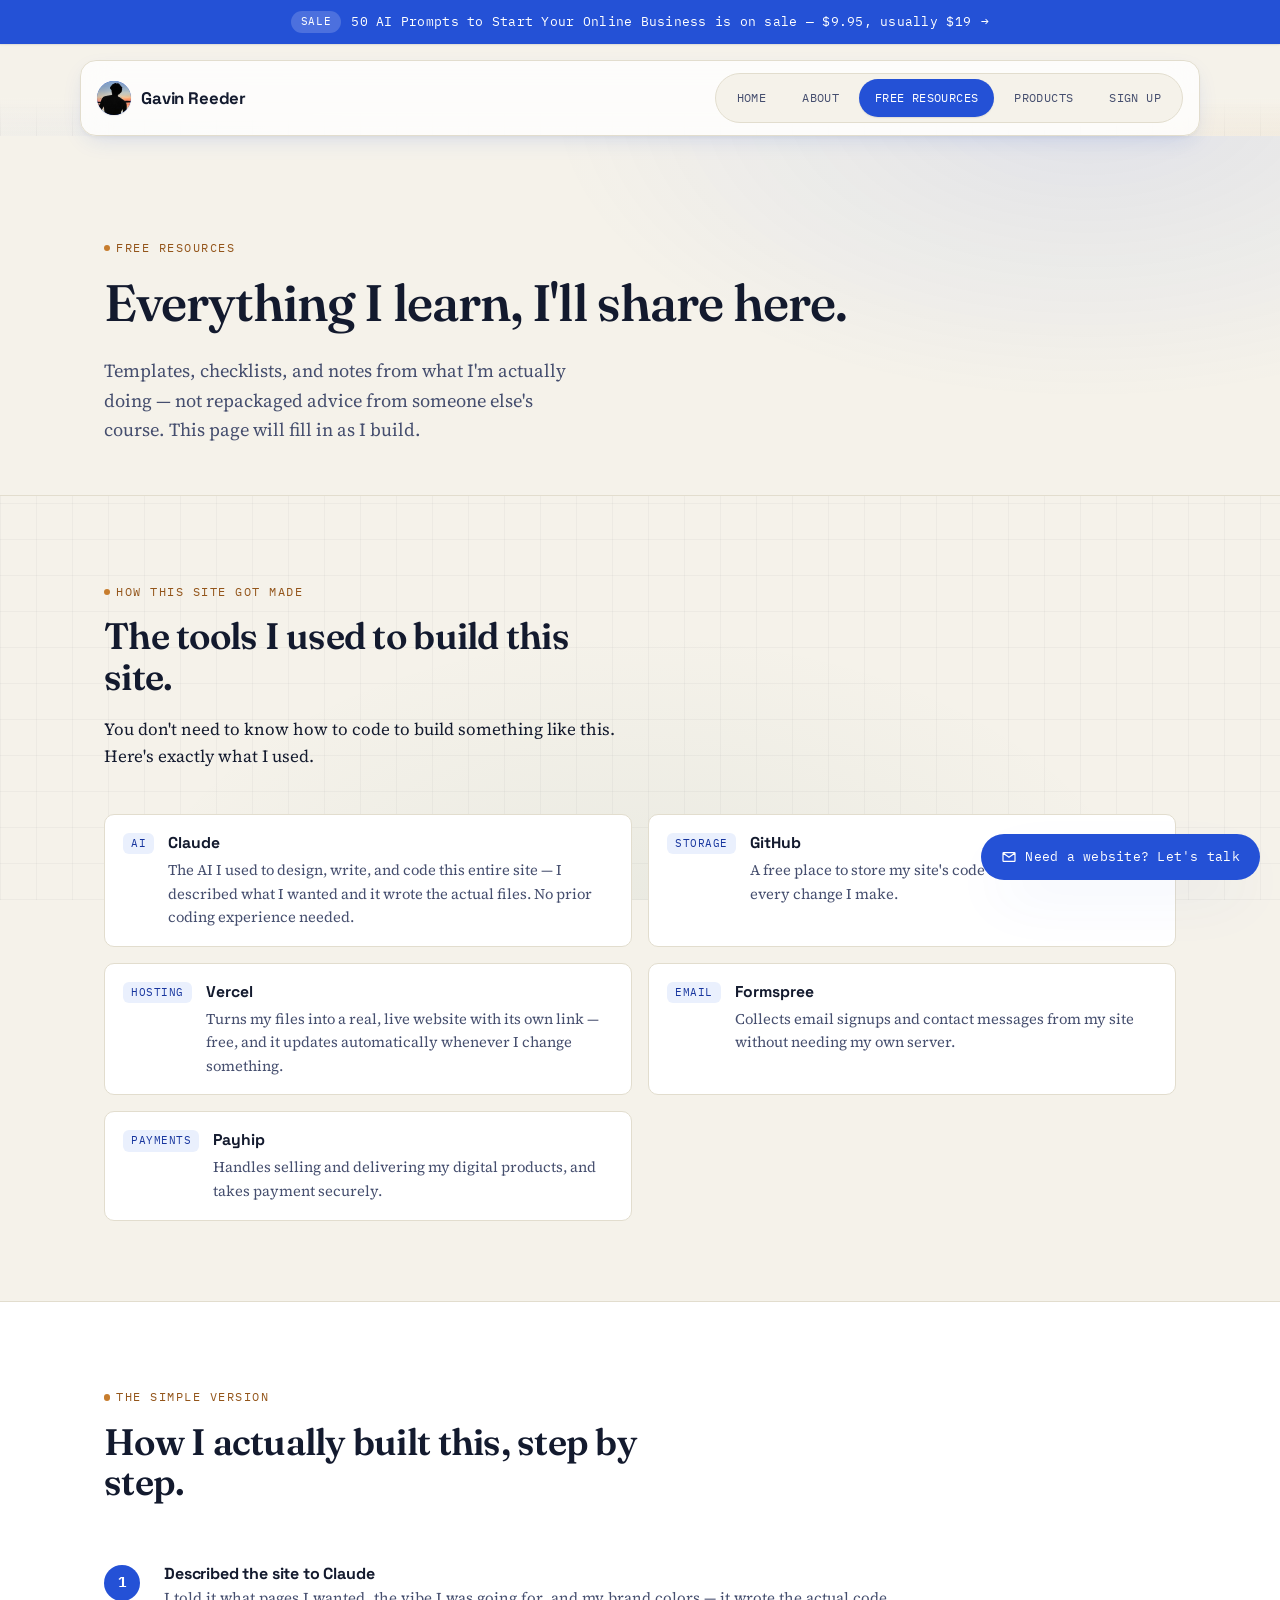
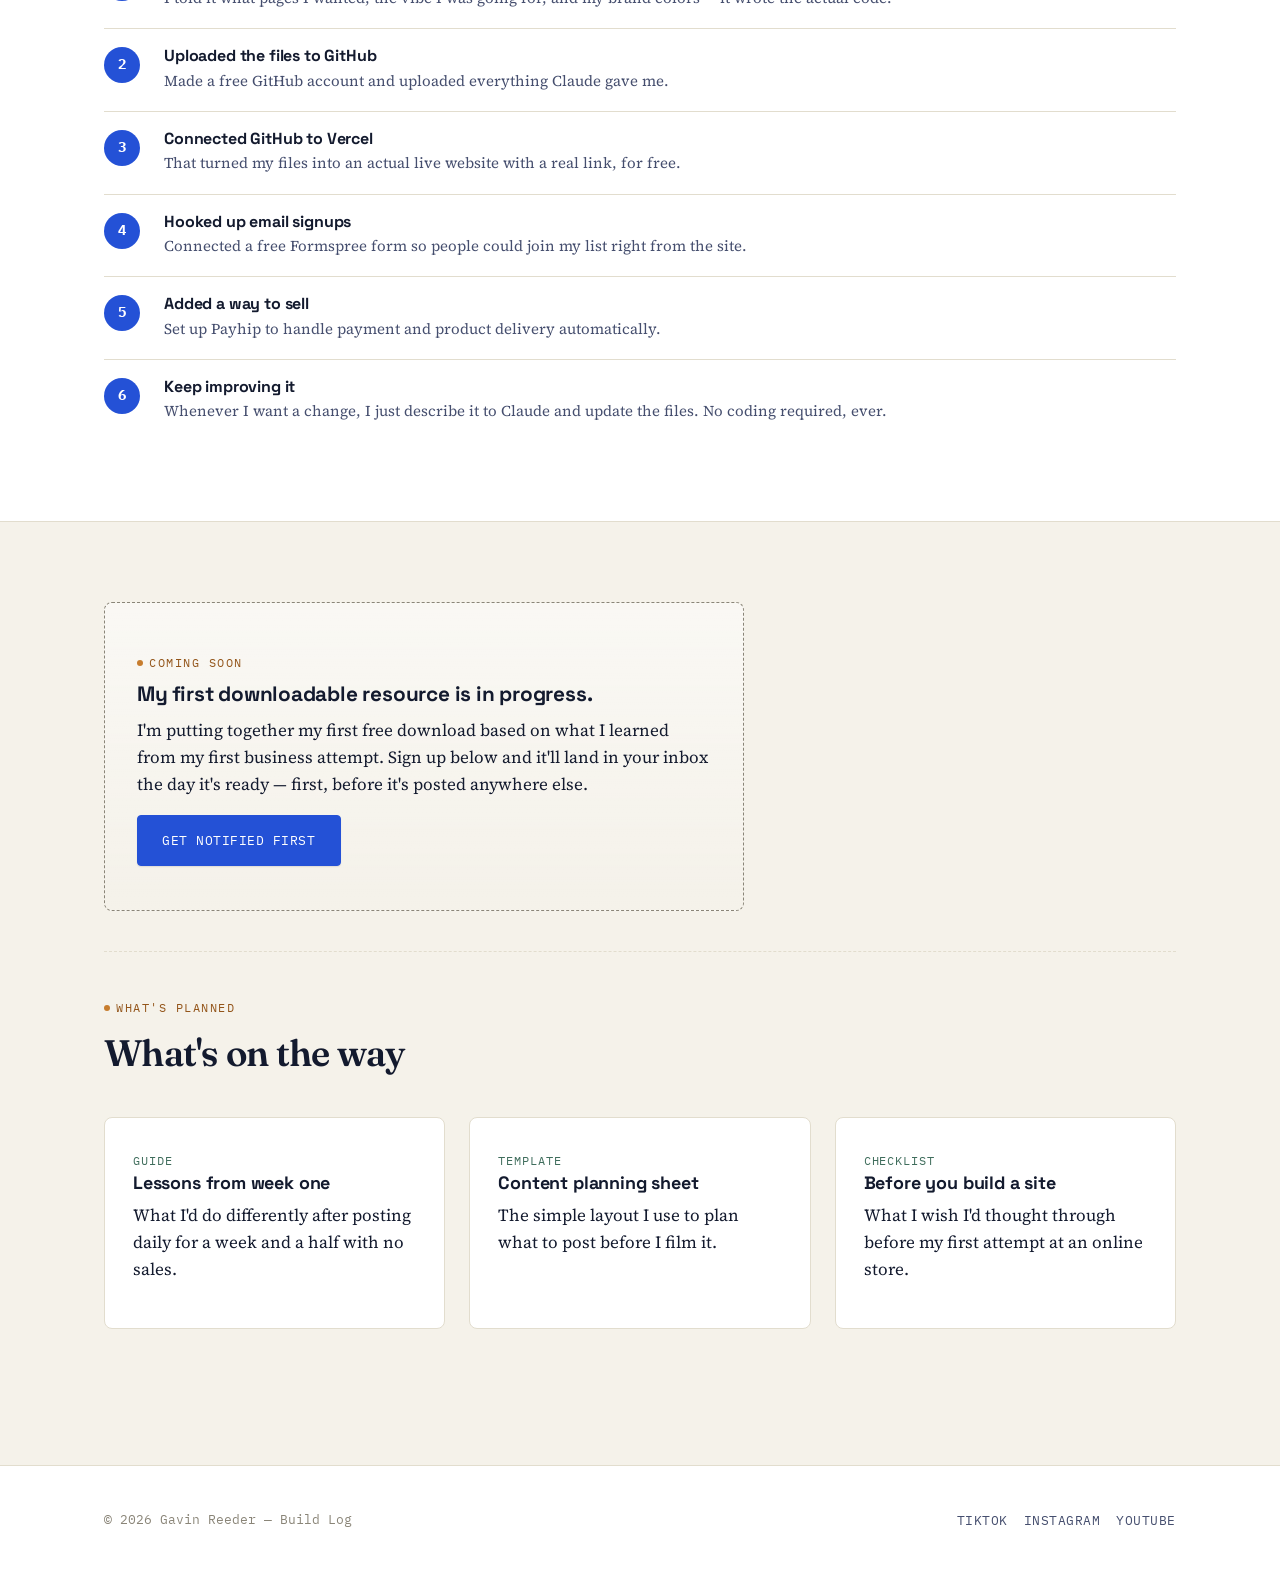
<file: resources.html>
<!DOCTYPE html>
<html lang="en">
<head>
<meta charset="UTF-8">
<meta name="viewport" content="width=device-width, initial-scale=1.0">
<title>Free Resources — Gavin Reeder</title>
<meta name="description" content="Free templates, notes, and guides from Gavin's build log.">
<link rel="preconnect" href="https://fonts.googleapis.com">
<link href="https://fonts.googleapis.com/css2?family=Fraunces:opsz,wght@9..144,400;9..144,560;9..144,600&family=Space+Grotesk:wght@500;700&family=Source+Serif+4:opsz,wght@8..60,400;8..60,600&family=IBM+Plex+Mono:wght@400;500&display=swap" rel="stylesheet">
<style>
/* ==========================================================================
   GAVIN REEDER — BUILD LOG
   Design tokens
   ========================================================================== */
:root{
  --paper:      #F5F2EA;
  --paper-card: #FFFFFF;
  --ink:        #131A2E;
  --ink-soft:   #454E6E;
  --stone:      #8A8578;
  --navy:       #2451D6;
  --navy-dark:  #17359E;
  --navy-tint:  #EAF0FD;
  --amber:      #C77D2E;
  --amber-dark: #93551A;
  --pine:       #3F6D5C;
  --pine-dark:  #2B4E42;
  --pine-tint:  #E9F1EC;
  --pine-dark:  #274F41;
  --rule:       #E2DDCE;

  --display: "Fraunces", "Space Grotesk", Georgia, serif;
  --sans:    "Space Grotesk", "Arial Narrow", sans-serif;
  --body:    "Source Serif 4", Georgia, "Times New Roman", serif;
  --mono:    "IBM Plex Mono", "Courier New", monospace;

  --max: 1120px;
  --radius: 4px;

  --shadow-sm: 0 1px 2px rgba(18,23,42,.06), 0 1px 1px rgba(18,23,42,.04);
  --shadow-md: 0 8px 24px -8px rgba(36,81,214,.18), 0 2px 6px -2px rgba(18,23,42,.08);
  --shadow-lg: 0 24px 60px -20px rgba(36,81,214,.30);
}

*,*::before,*::after{ box-sizing:border-box; }
html{ scroll-behavior:smooth; }

body{
  margin:0;
  color:var(--ink);
  font-family:var(--body);
  font-size:17px;
  line-height:1.6;
  -webkit-font-smoothing:antialiased;
  background:
    radial-gradient(640px 420px at 8% -8%, rgba(36,81,214,.12), transparent 60%),
    radial-gradient(760px 520px at 104% -4%, rgba(199,125,46,.13), transparent 55%),
    radial-gradient(900px 600px at 50% 110%, rgba(63,109,92,.08), transparent 60%),
    repeating-linear-gradient(0deg, rgba(18,23,42,.035) 0 1px, transparent 1px 36px),
    repeating-linear-gradient(90deg, rgba(18,23,42,.035) 0 1px, transparent 1px 36px),
    var(--paper);
  background-attachment:fixed;
}

img{ max-width:100%; display:block; }

a{ color:var(--ink); }

h1,h2,h3,h4{
  font-family:var(--display);
  font-weight:600;
  font-optical-sizing:auto;
  line-height:1.1;
  letter-spacing:-0.02em;
  margin:0 0 .5em;
}
h1{ font-weight:560; }
h3{ font-family:var(--sans); font-weight:700; letter-spacing:-0.01em; }

p{ margin:0 0 1em; }

.eyebrow{
  font-family:var(--mono);
  font-size:.78rem;
  letter-spacing:.12em;
  text-transform:uppercase;
  color:var(--amber-dark);
  display:inline-flex;
  align-items:center;
  gap:.5em;
}
.eyebrow::before{
  content:"";
  width:.5em;
  height:.5em;
  background:var(--amber);
  border-radius:50%;
  display:inline-block;
}

/* Focus visibility */
a:focus-visible, button:focus-visible, input:focus-visible, textarea:focus-visible{
  outline:2px solid var(--pine);
  outline-offset:3px;
}

@media (prefers-reduced-motion: reduce){
  *{ animation:none !important; transition:none !important; scroll-behavior:auto !important; }
}

/* ---------- Layout shell ---------- */
.wrap{
  max-width:var(--max);
  margin:0 auto;
  padding:0 24px;
}

/* ---------- Header / nav ---------- */
.site-header{
  position:sticky;
  top:0;
  z-index:50;
  padding:18px 0 0;
  background:linear-gradient(180deg, var(--paper) 60%, transparent);
}
.site-header .wrap{
  display:flex;
  align-items:center;
  justify-content:space-between;
  gap:20px;
  background:rgba(255,255,255,.78);
  backdrop-filter:blur(14px);
  -webkit-backdrop-filter:blur(14px);
  border:1px solid var(--rule);
  border-radius:16px;
  padding:12px 16px;
  box-shadow:var(--shadow-md);
}
.brand{
  font-family:var(--sans);
  font-weight:700;
  font-size:1.05rem;
  letter-spacing:-.01em;
  text-decoration:none;
  color:var(--ink);
  display:flex;
  align-items:center;
  gap:.6em;
  flex:none;
}
.brand .mark{
  width:34px;height:34px;
  background:var(--navy);
  color:#fff;
  border-radius:50%;
  display:inline-flex;
  align-items:center;
  justify-content:center;
  font-family:var(--mono);
  font-size:.68rem;
  font-weight:600;
  flex:none;
  box-shadow:var(--shadow-sm);
  overflow:hidden;
  position:relative;
}
.brand .mark img{
  position:absolute;
  inset:0;
  width:100%;height:100%;
  object-fit:cover;
}

/* Dashboard-style tab bar */
nav.primary-nav ul{
  list-style:none;
  display:flex;
  gap:4px;
  margin:0;
  padding:5px;
  background:var(--paper);
  border:1px solid var(--rule);
  border-radius:999px;
}
nav.primary-nav a{
  text-decoration:none;
  font-family:var(--mono);
  font-size:.78rem;
  letter-spacing:.03em;
  text-transform:uppercase;
  color:var(--ink-soft);
  padding:9px 16px;
  border-radius:999px;
  border-bottom:none;
  display:inline-block;
  transition:color .15s ease, background-color .15s ease, box-shadow .15s ease;
}
nav.primary-nav a:hover{
  color:var(--navy-dark);
  background:var(--navy-tint);
}
nav.primary-nav a[aria-current="page"]{
  color:#fff;
  background:var(--navy);
  box-shadow:var(--shadow-sm);
}

.nav-toggle{
  display:none;
  background:none;
  border:1px solid var(--ink);
  border-radius:10px;
  width:40px;height:36px;
  cursor:pointer;
}
.nav-toggle span{
  display:block;
  width:18px;height:2px;
  background:var(--ink);
  margin:4px auto;
}

@media (max-width:760px){
  .nav-toggle{ display:block; }
  nav.primary-nav{
    display:none;
    position:absolute;
    left:0;right:0;top:calc(100% + 8px);
    background:rgba(255,255,255,.96);
    border:1px solid var(--rule);
    border-radius:14px;
    box-shadow:var(--shadow-md);
    padding:10px;
  }
  nav.primary-nav.open{ display:block; }
  nav.primary-nav ul{
    flex-direction:column;
    gap:4px;
    background:none;
    border:none;
    padding:0;
  }
  nav.primary-nav a{
    display:block;
    text-align:center;
    padding:12px 0;
  }
}

/* ---------- Buttons ---------- */
.btn{
  display:inline-flex;
  align-items:center;
  gap:.5em;
  font-family:var(--mono);
  font-size:.83rem;
  letter-spacing:.04em;
  text-transform:uppercase;
  text-decoration:none;
  padding:14px 24px;
  border-radius:var(--radius);
  border:1px solid var(--ink);
  cursor:pointer;
  background:none;
  transition:transform .15s ease, box-shadow .15s ease, background-color .15s ease, border-color .15s ease, color .15s ease;
}
.btn-primary{
  background:var(--navy);
  color:#fff;
  border-color:var(--navy);
  box-shadow:var(--shadow-sm);
}
.btn-primary:hover{
  background:var(--navy-dark);
  border-color:var(--navy-dark);
  transform:translateY(-1px);
  box-shadow:var(--shadow-md);
}
.btn-ghost{
  background:transparent;
  color:var(--ink);
}
.btn-ghost:hover{
  border-color:var(--navy);
  color:var(--navy-dark);
  transform:translateY(-1px);
}
.btn[disabled]{ opacity:.5; cursor:not-allowed; transform:none; }

/* ---------- Hero / log stamp signature element ---------- */
.hero{
  padding:96px 0 72px;
  border-bottom:1px solid var(--rule);
  background:
    radial-gradient(ellipse 900px 500px at 85% -10%, rgba(36,81,214,.10), transparent 60%),
    var(--paper);
}

/* Hero photo — front and center */
.hero-photo-wrap{
  display:flex;
  justify-content:center;
  margin-bottom:40px;
}
.hero-photo-frame{
  width:100%;
  max-width:320px;
  aspect-ratio:2/3;
  border-radius:20px;
  border:3px solid var(--navy);
  box-shadow:var(--shadow-lg);
  position:relative;
  overflow:hidden;
  background:var(--paper-card);
  justify-self:end;
}
@media (max-width:760px){
  .hero-photo-frame{ justify-self:center; max-width:260px; }
}
.hero-photo-frame img{
  position:absolute;
  inset:0;
  width:100%;height:100%;
  object-fit:cover;
}
.hero-photo-placeholder{
  position:absolute;
  inset:0;
  display:flex;
  flex-direction:column;
  align-items:center;
  justify-content:center;
  gap:6px;
  text-align:center;
  padding:14px;
  color:var(--ink-soft);
  background:var(--navy-tint);
}
.hero-photo-placeholder svg{ width:34px;height:34px; color:var(--navy); }
.hero-photo-placeholder span{
  font-family:var(--mono);
  font-size:.62rem;
  letter-spacing:.03em;
  line-height:1.35;
}

/* About page portrait */
.about-photo{
  border-radius:16px;
  overflow:hidden;
  border:1px solid var(--rule);
  box-shadow:var(--shadow-lg);
  aspect-ratio:3/4;
}
.about-photo img{
  width:100%;height:100%;
  object-fit:cover;
  display:block;
}

/* Social icon row — used prominently near the top of the About page */
.social-icons{
  display:flex;
  gap:14px;
  list-style:none;
  margin:0;
  padding:0;
}
.social-icons a{
  width:44px;height:44px;
  border-radius:50%;
  background:var(--paper-card);
  border:1px solid var(--rule);
  display:flex;
  align-items:center;
  justify-content:center;
  color:var(--navy);
  transition:transform .15s ease, box-shadow .15s ease, background-color .15s ease, color .15s ease;
}
.social-icons a:hover{
  background:var(--navy);
  color:#fff;
  transform:translateY(-2px);
  box-shadow:var(--shadow-md);
}
.social-icons svg{ width:20px;height:20px; }
.hero-grid{
  display:grid;
  grid-template-columns:1.3fr .7fr;
  gap:48px;
  align-items:start;
}
@media (max-width:760px){
  .hero-grid{ grid-template-columns:1fr; }
}
.hero h1{
  font-size:clamp(2.1rem,4.4vw,3.2rem);
  margin-top:.3em;
}
.hero .lede{
  font-size:1.15rem;
  color:var(--ink-soft);
  max-width:52ch;
}
.hero .actions{
  display:flex;
  gap:14px;
  flex-wrap:wrap;
  margin-top:24px;
}

/* Log stamp — the signature element: a torn ticket-stub style stamp
   used to mark real, dated log entries instead of fake stats */
.log-stamp{
  border:1.5px solid var(--ink);
  border-radius:8px;
  padding:24px;
  background:var(--paper-card);
  position:relative;
  font-family:var(--mono);
  box-shadow:var(--shadow-lg);
}
.log-stamp::before,
.log-stamp::after{
  content:"";
  position:absolute;
  width:16px;height:16px;
  background:var(--paper);
  border:1.5px solid var(--ink);
  border-radius:50%;
  top:50%;
  transform:translateY(-50%);
  box-shadow:inset 0 1px 2px rgba(18,23,42,.15);
}
.log-stamp::before{ left:-9px; }
.log-stamp::after{ right:-9px; }
.log-stamp .stamp-title{
  font-size:.72rem;
  text-transform:uppercase;
  letter-spacing:.12em;
  color:var(--stone);
  border-bottom:1px dashed var(--rule);
  padding-bottom:10px;
  margin-bottom:10px;
}
.log-stamp dl{
  margin:0;
  display:grid;
  grid-template-columns:auto 1fr;
  gap:6px 12px;
  font-size:.85rem;
}
.log-stamp dt{ color:var(--stone); }
.log-stamp dd{ margin:0; text-align:right; color:var(--ink); }

/* ---------- Sections ---------- */
section{ padding:80px 0; }
section.alt{ background:var(--paper-card); border-top:1px solid var(--rule); border-bottom:1px solid var(--rule); }
.section-head{ max-width:60ch; margin-bottom:44px; }
.section-head h2{ font-size:clamp(1.9rem,3vw,2.3rem); margin-top:.35em; }

/* ---------- Cards / grids ---------- */
.grid-3{
  display:grid;
  grid-template-columns:repeat(3,1fr);
  gap:24px;
}
@media (max-width:820px){ .grid-3{ grid-template-columns:1fr; } }

.card{
  background:var(--paper-card);
  border:1px solid var(--rule);
  border-radius:8px;
  padding:28px;
  transition:transform .18s ease, box-shadow .18s ease, border-color .18s ease;
}
.card:hover{
  transform:translateY(-3px);
  box-shadow:var(--shadow-md);
  border-color:transparent;
}
.card h3{ font-size:1.12rem; }
.card .tag{
  font-family:var(--mono);
  font-size:.72rem;
  text-transform:uppercase;
  letter-spacing:.08em;
  color:var(--pine);
}
.tag-navy{ color:var(--navy-dark); }
.tag-amber{ color:var(--amber-dark); }
.tag-pine{ color:var(--pine); }

.panel{
  background:rgba(255,255,255,.7);
  backdrop-filter:blur(6px);
  border:1px solid var(--rule);
  border-radius:14px;
  padding:32px;
  box-shadow:var(--shadow-sm);
}

/* ---------- Product card ---------- */
.product-card{
  background:var(--paper-card);
  border:1px solid var(--rule);
  border-radius:14px;
  padding:0;
  overflow:hidden;
  box-shadow:var(--shadow-md);
  display:grid;
  grid-template-columns:1fr 1fr;
}
@media (max-width:700px){ .product-card{ grid-template-columns:1fr; } }
.product-card .pc-visual{
  background:
    radial-gradient(circle at 30% 20%, rgba(255,255,255,.18), transparent 55%),
    linear-gradient(135deg, var(--navy), var(--navy-dark));
  color:#fff;
  padding:36px;
  display:flex;
  flex-direction:column;
  justify-content:space-between;
  min-height:340px;
  position:relative;
  overflow:hidden;
}
.product-card .pc-visual .pc-eyebrow{
  font-family:var(--mono);
  font-size:.72rem;
  letter-spacing:.1em;
  text-transform:uppercase;
  opacity:.85;
  position:relative;
  z-index:2;
}
.product-card .pc-visual .pc-count{
  font-family:var(--display);
  font-size:2.6rem;
  font-weight:600;
  line-height:1;
  position:relative;
  z-index:2;
}
.pc-mock-stack{
  position:absolute;
  left:50%;
  top:52%;
  transform:translate(-50%,-50%);
  width:280px;
  height:220px;
}
.pc-mock-card{
  position:absolute;
  width:230px;
  border-radius:12px;
  background:#fff;
  box-shadow:0 16px 34px -10px rgba(0,0,0,.4);
  padding:18px 20px;
  color:var(--ink);
}
.pc-mock-card .pc-mock-num{
  font-family:var(--mono);
  font-size:.68rem;
  color:var(--navy);
  letter-spacing:.06em;
  text-transform:uppercase;
  margin-bottom:8px;
  display:block;
}
.pc-mock-card .pc-mock-line{
  height:7px;
  border-radius:3px;
  background:var(--rule);
  margin-bottom:6px;
}
.pc-mock-card .pc-mock-line:last-child{ width:65%; margin-bottom:0; }
.pc-mock-card.c1{ top:0; left:0; transform:rotate(-6deg); z-index:1; opacity:.92; }
.pc-mock-card.c2{ top:26px; left:26px; transform:rotate(4deg); z-index:2; }
.pc-mock-sparkle{
  position:absolute;
  color:rgba(255,255,255,.55);
  z-index:2;
}
.pc-mock-sparkle.s1{ top:18px; right:22px; width:26px; height:26px; }
.pc-mock-sparkle.s2{ bottom:22px; left:20px; width:16px; height:16px; }

/* ---------- Service card visual variant (distinct from the prompt-pack card) ---------- */
.pc-visual-service{
  background:
    radial-gradient(circle at 75% 15%, rgba(255,255,255,.14), transparent 55%),
    linear-gradient(135deg, var(--pine), var(--pine-dark)) !important;
}
.pc-browser-mock{
  position:absolute;
  left:50%; top:52%;
  transform:translate(-50%,-50%);
  width:250px;
  border-radius:12px;
  overflow:hidden;
  background:#fff;
  box-shadow:0 16px 34px -10px rgba(0,0,0,.4);
}
.pc-browser-mock .browser-bar{
  background:#EDEAE0;
  padding:9px 12px;
  display:flex;
  gap:5px;
}
.pc-browser-mock .browser-dot{
  width:8px; height:8px;
  border-radius:50%;
  background:#C9C4B5;
}
.pc-browser-mock .browser-body{ padding:18px; }
.pc-browser-mock .browser-hero{
  height:52px;
  border-radius:7px;
  background:var(--pine-tint);
  margin-bottom:12px;
}
.pc-browser-mock .browser-line{
  height:7px;
  border-radius:3px;
  background:var(--rule);
  margin-bottom:6px;
}
.pc-browser-mock .browser-line.w1{ width:100%; }
.pc-browser-mock .browser-line.w2{ width:68%; margin-bottom:0; }

/* ---------- Sale pricing ---------- */
.sale-badge{
  display:inline-flex;
  align-items:center;
  gap:5px;
  background:var(--amber);
  color:#fff;
  font-family:var(--mono);
  font-size:.7rem;
  text-transform:uppercase;
  letter-spacing:.05em;
  padding:4px 11px;
  border-radius:20px;
  margin-bottom:10px;
}
.pc-price-old{
  text-decoration:line-through;
  color:var(--stone);
  font-size:1.05rem;
  font-weight:600;
  margin-right:10px;
}
.pc-price-new{ color:var(--navy-dark); }
.product-card .pc-body{
  padding:32px;
  display:flex;
  flex-direction:column;
  gap:14px;
}
.product-card h3{ font-size:1.35rem; margin:0; }
.product-card .pc-price{
  font-family:var(--sans);
  font-weight:700;
  font-size:1.6rem;
  color:var(--navy-dark);
}
.product-card ul{
  margin:0;
  padding:0 0 0 1.1em;
  font-size:.94rem;
  color:var(--ink-soft);
}
.product-card ul li{ margin-bottom:4px; }

/* ---------- Announcement bar ---------- */
.announce-bar{
  position:fixed;
  top:0; left:0; right:0;
  z-index:200;
  background:var(--navy);
  color:#fff;
  text-decoration:none;
  display:flex;
  align-items:center;
  justify-content:center;
  gap:10px;
  padding:11px 16px;
  font-family:var(--mono);
  font-size:.82rem;
  letter-spacing:.02em;
  text-align:center;
  box-shadow:var(--shadow-sm);
}
.announce-bar:hover{ background:var(--navy-dark); }
.announce-bar .announce-tag{
  background:rgba(255,255,255,.18);
  border-radius:20px;
  padding:2px 10px;
  font-size:.7rem;
  text-transform:uppercase;
  letter-spacing:.06em;
  flex:none;
  animation:announcePulse 2.2s ease-in-out infinite;
}
@keyframes announcePulse{
  0%, 100% { box-shadow:0 0 0 0 rgba(255,255,255,.35); }
  50% { box-shadow:0 0 0 5px rgba(255,255,255,0); }
}
.announce-bar .announce-arrow{ flex:none; }
body.has-announce{ padding-top:42px; }
body.has-announce .site-header{ top:42px; }
@media (max-width:600px){
  .announce-bar{ font-size:.72rem; padding:10px 12px; }
}

/* ---------- Stat strip (social proof) ---------- */
.stat-grid{
  display:grid;
  grid-template-columns:repeat(4,1fr);
  gap:20px;
}
@media (max-width:820px){ .stat-grid{ grid-template-columns:repeat(2,1fr); } }
.stat-card{
  background:var(--paper-card);
  border:1px solid var(--rule);
  border-radius:12px;
  padding:22px 20px;
  text-align:center;
}
.stat-card .stat-num{
  font-family:var(--display);
  font-size:2.1rem;
  font-weight:600;
  color:var(--navy-dark);
  line-height:1;
  margin-bottom:6px;
}
.stat-card .stat-label{
  font-family:var(--mono);
  font-size:.72rem;
  text-transform:uppercase;
  letter-spacing:.05em;
  color:var(--stone);
}

/* ---------- Goals ---------- */
.goal-grid{
  display:grid;
  grid-template-columns:repeat(3,1fr);
  gap:22px;
}
@media (max-width:820px){ .goal-grid{ grid-template-columns:1fr; } }
.goal-card{
  background:var(--paper-card);
  border:1px solid var(--rule);
  border-radius:12px;
  padding:26px;
}
.goal-card .tag{ display:block; margin-bottom:8px; }
.goal-card h3{ font-size:1.08rem; margin-bottom:12px; }
.goal-progress-track{
  width:100%;
  height:8px;
  border-radius:999px;
  background:var(--navy-tint);
  overflow:hidden;
  margin-bottom:8px;
}
.goal-progress-fill{
  height:100%;
  background:linear-gradient(90deg, var(--navy), var(--navy-dark));
  border-radius:999px;
  width:0%;
  transition:width .6s ease;
}
.goal-progress-label{
  font-family:var(--mono);
  font-size:.78rem;
  color:var(--ink-soft);
}
/* ---------- Empty state (used on Products page) ---------- */
.empty-state{
  border:1.5px dashed var(--stone);
  border-radius:8px;
  padding:44px 32px;
  text-align:left;
  max-width:640px;
  background:linear-gradient(180deg, rgba(255,255,255,.5), transparent);
}
.empty-state .eyebrow{ margin-bottom:10px; }
.empty-state h3{ font-size:1.3rem; }

/* ---------- Forms ---------- */
form.stack{
  display:flex;
  flex-direction:column;
  gap:16px;
  max-width:480px;
}
label{
  font-family:var(--mono);
  font-size:.78rem;
  text-transform:uppercase;
  letter-spacing:.06em;
  color:var(--ink-soft);
  margin-bottom:6px;
  display:block;
}
input[type="text"],
input[type="email"],
textarea{
  width:100%;
  font-family:var(--body);
  font-size:1rem;
  padding:12px 14px;
  border:1px solid var(--stone);
  border-radius:var(--radius);
  background:var(--paper-card);
  color:var(--ink);
}
input:focus,textarea:focus{ border-color:var(--pine); }
.form-note{ font-size:.85rem; color:var(--stone); }
.form-success{
  display:none;
  border:1px solid var(--pine);
  color:var(--pine);
  background:#EEF4F1;
  padding:14px 16px;
  border-radius:var(--radius);
  font-family:var(--mono);
  font-size:.85rem;
}
.form-success.show{ display:block; }

/* ---------- Footer ---------- */
footer.site-footer{
  border-top:1px solid var(--rule);
  padding:40px 0;
  margin-top:56px;
  background:var(--paper-card);
}
footer.site-footer .wrap{
  display:flex;
  justify-content:space-between;
  align-items:center;
  flex-wrap:wrap;
  gap:16px;
}
footer.site-footer p{
  margin:0;
  font-family:var(--mono);
  font-size:.8rem;
  color:var(--stone);
}
.social-row{
  display:flex;
  gap:16px;
  list-style:none;
  margin:0;padding:0;
}
.social-row a{
  font-family:var(--mono);
  font-size:.8rem;
  text-decoration:none;
  color:var(--ink-soft);
  text-transform:uppercase;
  letter-spacing:.04em;
  border-bottom:1px solid transparent;
  padding-bottom:2px;
  transition:color .15s ease, border-color .15s ease;
}
.social-row a:hover{ color:var(--amber-dark); border-color:var(--amber-dark); }

/* ---------- Scroll reveal ---------- */
[data-reveal]{
  opacity:0;
  transform:translateY(14px);
  transition:opacity .6s ease, transform .6s ease;
}
[data-reveal].is-visible{ opacity:1; transform:translateY(0); }
@media (prefers-reduced-motion: reduce){
  [data-reveal]{ opacity:1; transform:none; }
}

/* ---------- Misc page bits ---------- */
.divider{
  border:none;
  border-top:1px dashed var(--rule);
  margin:40px 0;
}
.two-col{
  display:grid;
  grid-template-columns:1fr 1fr;
  gap:40px;
  align-items:start;
}
@media (max-width:760px){ .two-col{ grid-template-columns:1fr; } }

.pull-tag{
  display:inline-block;
  font-family:var(--mono);
  font-size:.72rem;
  text-transform:uppercase;
  letter-spacing:.08em;
  color:var(--amber-dark);
  border:1px solid var(--amber);
  border-radius:20px;
  padding:4px 12px;
  margin:0 8px 8px 0;
}

/* ---------- Homepage service CTA box ---------- */
.service-cta{
  background:
    radial-gradient(circle at 15% 20%, rgba(255,255,255,.10), transparent 55%),
    linear-gradient(135deg, var(--navy), var(--navy-dark));
  border-radius:16px;
  padding:40px;
  color:#fff;
  display:grid;
  grid-template-columns:1.4fr .8fr;
  gap:28px;
  align-items:center;
  box-shadow:var(--shadow-lg);
}
@media (max-width:760px){ .service-cta{ grid-template-columns:1fr; text-align:left; } }
.service-cta .eyebrow{ color:rgba(255,255,255,.8); }
.service-cta .eyebrow::before{ background:#fff; }
.service-cta h2{ color:#fff; font-size:1.7rem; margin-top:.3em; }
.service-cta p{ color:rgba(255,255,255,.85); }
.service-cta .btn-primary{
  background:#fff;
  color:var(--navy-dark);
  border-color:#fff;
}
.service-cta .btn-primary:hover{
  background:var(--amber);
  color:#fff;
  border-color:var(--amber);
}

/* ---------- Floating corner CTA button ---------- */
.corner-cta{
  position:fixed;
  right:20px;
  bottom:20px;
  z-index:250;
  display:inline-flex;
  align-items:center;
  gap:8px;
  background:var(--navy);
  color:#fff;
  text-decoration:none;
  padding:13px 20px;
  border-radius:999px;
  font-family:var(--mono);
  font-size:.8rem;
  letter-spacing:.02em;
  box-shadow:var(--shadow-lg);
  transition:transform .15s ease, background-color .15s ease;
}
.corner-cta:hover{ background:var(--navy-dark); transform:translateY(-2px); }
.corner-cta svg{ width:16px; height:16px; flex:none; }
@media (max-width:600px){
  .corner-cta{ right:14px; bottom:14px; padding:11px 16px; font-size:.72rem; }
  .corner-cta .corner-cta-full{ display:none; }
}

/* ---------- Resource lists (tools + process steps) ---------- */
.tool-list{
  display:grid;
  grid-template-columns:repeat(2,1fr);
  gap:16px;
}
@media (max-width:700px){ .tool-list{ grid-template-columns:1fr; } }
.tool-item{
  display:flex;
  gap:14px;
  align-items:flex-start;
  background:var(--paper-card);
  border:1px solid var(--rule);
  border-radius:10px;
  padding:16px 18px;
}
.tool-item .tool-name{
  font-family:var(--sans);
  font-weight:700;
  font-size:.98rem;
  margin-bottom:3px;
}
.tool-item .tool-desc{
  font-size:.92rem;
  color:var(--ink-soft);
  margin:0;
}
.tool-item .tool-badge{
  font-family:var(--mono);
  font-size:.68rem;
  text-transform:uppercase;
  letter-spacing:.05em;
  color:var(--navy-dark);
  background:var(--navy-tint);
  border-radius:6px;
  padding:2px 8px;
  flex:none;
  margin-top:2px;
}

.process-steps{
  counter-reset:step;
  display:flex;
  flex-direction:column;
  gap:0;
}
.process-step{
  display:grid;
  grid-template-columns:44px 1fr;
  gap:16px;
  padding:18px 0;
  border-bottom:1px solid var(--rule);
}
.process-step:last-child{ border-bottom:none; }
.process-step .step-num{
  counter-increment:step;
  width:36px; height:36px;
  border-radius:50%;
  background:var(--navy);
  color:#fff;
  display:flex;
  align-items:center;
  justify-content:center;
  font-family:var(--mono);
  font-weight:700;
  font-size:.85rem;
}
.process-step .step-num::before{ content: counter(step); }
.process-step h3{ font-size:1rem; margin-bottom:4px; }
.process-step p{ margin:0; color:var(--ink-soft); font-size:.94rem; }

</style>
</head>
<body class="has-announce">
<a class="announce-bar" href="products.html">
  <span class="announce-tag">Sale</span>
  <span>50 AI Prompts to Start Your Online Business is on sale — $9.95, usually $19</span>
  <span class="announce-arrow">&rarr;</span>
</a>

<header class="site-header">
  <div class="wrap">
    <a class="brand" href="about.html"><span class="mark"><img src="[data-uri]" alt="Gavin Reeder" onerror="this.style.display=&#39;none&#39;;this.nextElementSibling.style.display=&#39;flex&#39;;"><span class="mark-fallback" style="position:absolute;inset:0;display:none;align-items:center;justify-content:center;">GR</span></span> Gavin Reeder</a>
    <button class="nav-toggle" aria-label="Toggle menu" aria-expanded="false">
      <span></span><span></span><span></span>
    </button>
    <nav class="primary-nav" aria-label="Primary">
      <ul>
        <li><a href="index.html">Home</a></li>
        <li><a href="about.html">About</a></li>
        <li><a href="resources.html" aria-current="page">Free Resources</a></li>
        <li><a href="products.html">Products</a></li>
        <li><a href="subscribe.html">Sign Up</a></li>
      </ul>
    </nav>
  </div>
</header>

<main>

  <section class="hero" style="padding-bottom:32px;">
    <div class="wrap">
      <span class="eyebrow">Free Resources</span>
      <h1>Everything I learn, I'll share here.</h1>
      <p class="lede">Templates, checklists, and notes from what I'm actually doing — not repackaged advice from someone else's course. This page will fill in as I build.</p>
    </div>
  </section>

  <section data-reveal>
    <div class="wrap">
      <div class="section-head">
        <span class="eyebrow">How this site got made</span>
        <h2>The tools I used to build this site.</h2>
        <p>You don't need to know how to code to build something like this. Here's exactly what I used.</p>
      </div>
      <div class="tool-list">
        <div class="tool-item">
          <span class="tool-badge">AI</span>
          <div>
            <div class="tool-name">Claude</div>
            <p class="tool-desc">The AI I used to design, write, and code this entire site — I described what I wanted and it wrote the actual files. No prior coding experience needed.</p>
          </div>
        </div>
        <div class="tool-item">
          <span class="tool-badge">Storage</span>
          <div>
            <div class="tool-name">GitHub</div>
            <p class="tool-desc">A free place to store my site's code and keep a history of every change I make.</p>
          </div>
        </div>
        <div class="tool-item">
          <span class="tool-badge">Hosting</span>
          <div>
            <div class="tool-name">Vercel</div>
            <p class="tool-desc">Turns my files into a real, live website with its own link — free, and it updates automatically whenever I change something.</p>
          </div>
        </div>
        <div class="tool-item">
          <span class="tool-badge">Email</span>
          <div>
            <div class="tool-name">Formspree</div>
            <p class="tool-desc">Collects email signups and contact messages from my site without needing my own server.</p>
          </div>
        </div>
        <div class="tool-item">
          <span class="tool-badge">Payments</span>
          <div>
            <div class="tool-name">Payhip</div>
            <p class="tool-desc">Handles selling and delivering my digital products, and takes payment securely.</p>
          </div>
        </div>
      </div>
    </div>
  </section>

  <section class="alt" data-reveal>
    <div class="wrap">
      <div class="section-head">
        <span class="eyebrow">The simple version</span>
        <h2>How I actually built this, step by step.</h2>
      </div>
      <div class="process-steps">
        <div class="process-step">
          <div class="step-num"></div>
          <div>
            <h3>Described the site to Claude</h3>
            <p>I told it what pages I wanted, the vibe I was going for, and my brand colors — it wrote the actual code.</p>
          </div>
        </div>
        <div class="process-step">
          <div class="step-num"></div>
          <div>
            <h3>Uploaded the files to GitHub</h3>
            <p>Made a free GitHub account and uploaded everything Claude gave me.</p>
          </div>
        </div>
        <div class="process-step">
          <div class="step-num"></div>
          <div>
            <h3>Connected GitHub to Vercel</h3>
            <p>That turned my files into an actual live website with a real link, for free.</p>
          </div>
        </div>
        <div class="process-step">
          <div class="step-num"></div>
          <div>
            <h3>Hooked up email signups</h3>
            <p>Connected a free Formspree form so people could join my list right from the site.</p>
          </div>
        </div>
        <div class="process-step">
          <div class="step-num"></div>
          <div>
            <h3>Added a way to sell</h3>
            <p>Set up Payhip to handle payment and product delivery automatically.</p>
          </div>
        </div>
        <div class="process-step">
          <div class="step-num"></div>
          <div>
            <h3>Keep improving it</h3>
            <p>Whenever I want a change, I just describe it to Claude and update the files. No coding required, ever.</p>
          </div>
        </div>
      </div>
    </div>
  </section>

  <section data-reveal>
    <div class="wrap">
      <div class="empty-state">
        <span class="eyebrow">Coming soon</span>
        <h3>My first downloadable resource is in progress.</h3>
        <p>I'm putting together my first free download based on what I learned from my first business attempt. Sign up below and it'll land in your inbox the day it's ready — first, before it's posted anywhere else.</p>
        <a class="btn btn-primary" href="subscribe.html">Get notified first</a>
      </div>

      <hr class="divider">

      <div class="section-head">
        <span class="eyebrow">What's planned</span>
        <h2>What's on the way</h2>
      </div>
      <div class="grid-3">
        <article class="card">
          <span class="tag">Guide</span>
          <h3>Lessons from week one</h3>
          <p>What I'd do differently after posting daily for a week and a half with no sales.</p>
        </article>
        <article class="card">
          <span class="tag">Template</span>
          <h3>Content planning sheet</h3>
          <p>The simple layout I use to plan what to post before I film it.</p>
        </article>
        <article class="card">
          <span class="tag">Checklist</span>
          <h3>Before you build a site</h3>
          <p>What I wish I'd thought through before my first attempt at an online store.</p>
        </article>
      </div>
    </div>
  </section>

</main>

<footer class="site-footer">
  <div class="wrap">
    <p>© 2026 Gavin Reeder — Build Log</p>
    <ul class="social-row">
      <li><a href="https://www.tiktok.com/@goalswithgavin" target="_blank" rel="noopener">TikTok</a></li>
      <li><a href="https://www.instagram.com/goals.withgavin" target="_blank" rel="noopener">Instagram</a></li>
      <li><a href="https://www.youtube.com/@goalswithgavin" target="_blank" rel="noopener">YouTube</a></li>
    </ul>
  </div>
</footer>

<script>
// Subtle scroll-reveal for elements marked [data-reveal]
document.addEventListener('DOMContentLoaded', function () {
  var revealEls = document.querySelectorAll('[data-reveal]');
  if ('IntersectionObserver' in window && revealEls.length) {
    var observer = new IntersectionObserver(function (entries) {
      entries.forEach(function (entry) {
        if (entry.isIntersecting) {
          entry.target.classList.add('is-visible');
          observer.unobserve(entry.target);
        }
      });
    }, { threshold: 0.12 });
    revealEls.forEach(function (el) { observer.observe(el); });
  } else {
    revealEls.forEach(function (el) { el.classList.add('is-visible'); });
  }
});

// Site stats: days building (calculated live, never needs updating),
// plus videos/subscribers/sales pulled from stats.json when available.
// stats.json is the single file to edit to update these numbers everywhere.
var SITE_STATS_DEFAULT = {
  launchDate: "2026-07-02",
  videosPosted: 20,
  emailSubscribers: 2,
  pdfsSold: 0,
  websitesBuilt: 0
};

function daysSinceLaunch(dateStr) {
  var start = new Date(dateStr + "T00:00:00");
  var now = new Date();
  var diff = Math.floor((now - start) / (1000 * 60 * 60 * 24));
  return Math.max(diff, 0);
}

function renderSiteStats(stats) {
  var daysEl = document.querySelector('[data-stat="days"]');
  if (daysEl) daysEl.textContent = daysSinceLaunch(stats.launchDate);

  var videosEl = document.querySelector('[data-stat="videos"]');
  if (videosEl) videosEl.textContent = stats.videosPosted;

  document.querySelectorAll('[data-stat="subs"]').forEach(function (el) {
    el.textContent = stats.emailSubscribers;
  });
  document.querySelectorAll('[data-stat="pdfs"]').forEach(function (el) {
    el.textContent = stats.pdfsSold;
  });

  // Goal 1 — first 100 email subscribers
  var g1current = document.querySelector('[data-goal="1-current"]');
  var g1bar = document.querySelector('[data-goal="1-bar"]');
  if (g1current) g1current.textContent = stats.emailSubscribers + ' / 100 subscribers';
  if (g1bar) g1bar.style.width = Math.min(100, (stats.emailSubscribers / 100) * 100) + '%';

  // Goal 2 — first $100 earned (pdfs sold x $19)
  var earned = stats.pdfsSold * 19;
  var g2current = document.querySelector('[data-goal="2-current"]');
  var g2bar = document.querySelector('[data-goal="2-bar"]');
  if (g2current) g2current.textContent = '$' + earned + ' / $100';
  if (g2bar) g2bar.style.width = Math.min(100, (earned / 100) * 100) + '%';

  // Goal 3 — build 10 websites (for other businesses)
  var g3current = document.querySelector('[data-goal="3-current"]');
  var g3bar = document.querySelector('[data-goal="3-bar"]');
  if (g3current) g3current.textContent = stats.websitesBuilt + ' / 10 websites';
  if (g3bar) g3bar.style.width = Math.min(100, (stats.websitesBuilt / 10) * 100) + '%';
}

document.addEventListener('DOMContentLoaded', function () {
  renderSiteStats(SITE_STATS_DEFAULT);
  fetch('stats.json', { cache: 'no-store' })
    .then(function (r) { if (!r.ok) throw new Error('stats.json not found'); return r.json(); })
    .then(function (data) { renderSiteStats(data); })
    .catch(function () { /* keep defaults shown above */ });
});

// Mobile nav toggle
document.addEventListener('DOMContentLoaded', function () {
  var toggle = document.querySelector('.nav-toggle');
  var nav = document.querySelector('.primary-nav');
  if (toggle && nav) {
    toggle.addEventListener('click', function () {
      var isOpen = nav.classList.toggle('open');
      toggle.setAttribute('aria-expanded', isOpen ? 'true' : 'false');
    });
  }

  // Email signup — submits to Formspree via fetch so the page doesn't
  // navigate away; shows the inline success message on a real response.
  var form = document.querySelector('#signup-form');
  if (form) {
    form.addEventListener('submit', function (e) {
      e.preventDefault();
      var success = document.querySelector('#signup-success');
      var submitBtn = form.querySelector('button[type="submit"]');
      if (submitBtn) submitBtn.disabled = true;

      fetch(form.action, {
        method: 'POST',
        body: new FormData(form),
        headers: { 'Accept': 'application/json' }
      }).then(function (response) {
        if (response.ok) {
          if (success) {
            success.textContent = "You're on the list — thanks for following along.";
            success.classList.add('show');
            success.focus();
          }
          form.reset();
        } else {
          if (success) {
            success.textContent = 'Something went wrong — please try again in a moment.';
            success.classList.add('show');
          }
        }
      }).catch(function () {
        if (success) {
          success.textContent = 'Something went wrong — check your connection and try again.';
          success.classList.add('show');
        }
      }).finally(function () {
        if (submitBtn) submitBtn.disabled = false;
      });
    });
  }

  // Website-service contact form — same pattern as the signup form,
  // submits via fetch to Formspree so the page doesn't navigate away.
  var contactForm = document.querySelector('#contact-form');
  if (contactForm) {
    contactForm.addEventListener('submit', function (e) {
      e.preventDefault();
      var success = document.querySelector('#contact-success');
      var submitBtn = contactForm.querySelector('button[type="submit"]');
      if (submitBtn) submitBtn.disabled = true;

      fetch(contactForm.action, {
        method: 'POST',
        body: new FormData(contactForm),
        headers: { 'Accept': 'application/json' }
      }).then(function (response) {
        if (response.ok) {
          if (success) {
            success.classList.add('show');
            success.focus();
          }
          contactForm.reset();
        } else {
          if (success) {
            success.textContent = 'Something went wrong — please try again in a moment.';
            success.classList.add('show');
          }
        }
      }).catch(function () {
        if (success) {
          success.textContent = 'Something went wrong — check your connection and try again.';
          success.classList.add('show');
        }
      }).finally(function () {
        if (submitBtn) submitBtn.disabled = false;
      });
    });
  }
});

</script>
<a class="corner-cta" href="products.html#website-service">
  <svg viewBox="0 0 24 24" fill="none" stroke="currentColor" stroke-width="1.8"><path d="M4 4h16v16H4z" opacity="0"/><path d="M3.5 6.5l8.5 6 8.5-6M4 5.5h16A1 1 0 0 1 21 6.5v11A1 1 0 0 1 20 18.5H4A1 1 0 0 1 3 17.5v-11A1 1 0 0 1 4 5.5z"/></svg>
  <span class="corner-cta-full">Need a website? Let's talk</span>
</a>
</body>
</html>
</file>
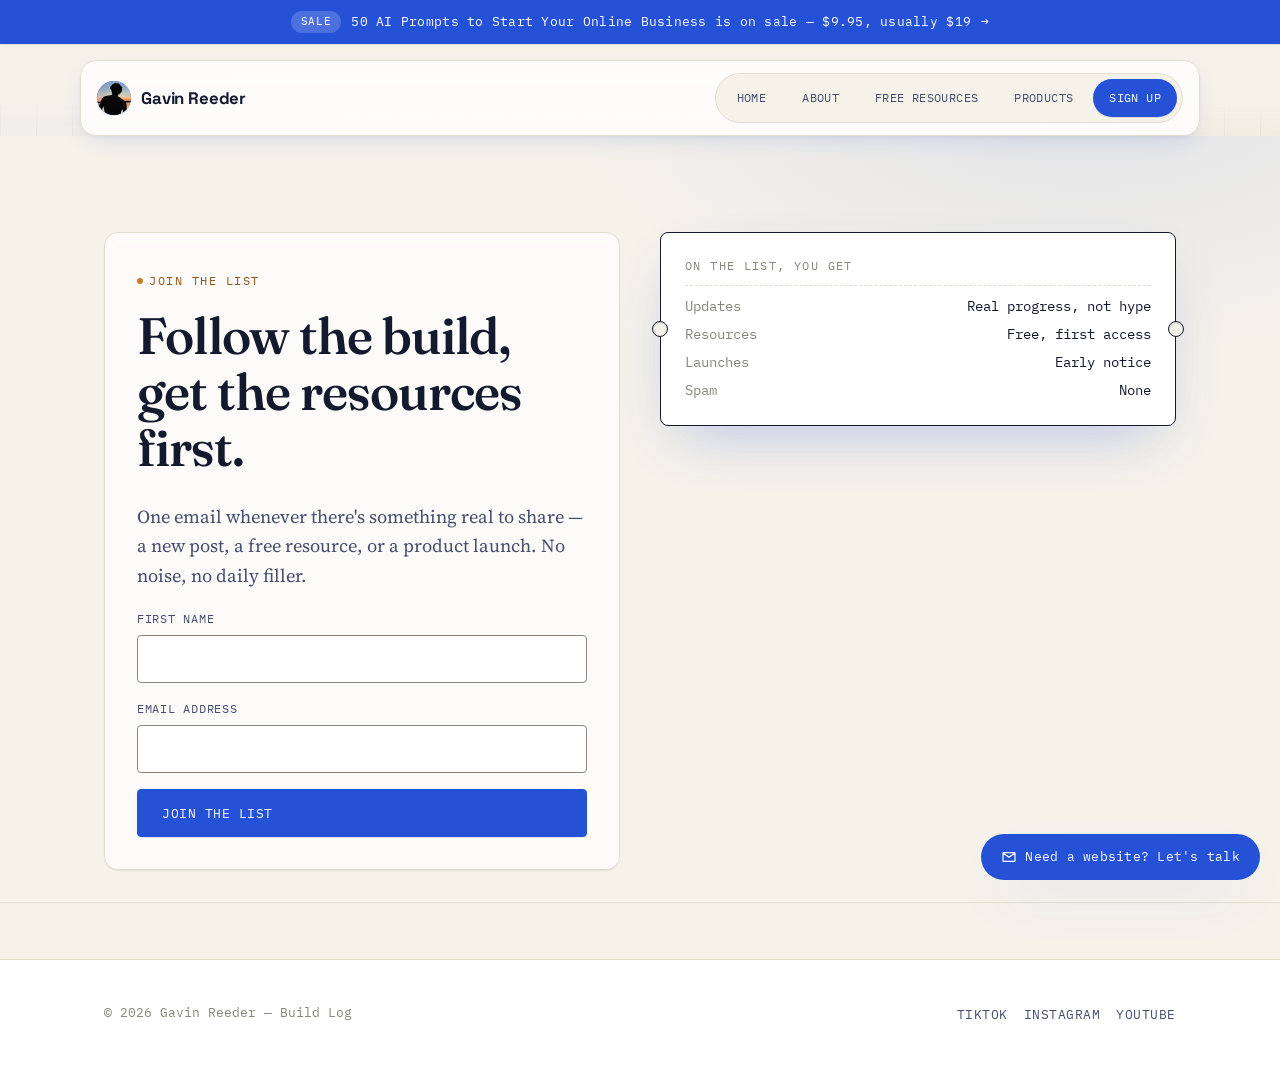
<file: subscribe.html>
<!DOCTYPE html>
<html lang="en">
<head>
<meta charset="UTF-8">
<meta name="viewport" content="width=device-width, initial-scale=1.0">
<title>Sign Up — Gavin Reeder</title>
<meta name="description" content="Join the list to follow Gavin's build log and get free resources first.">
<link rel="preconnect" href="https://fonts.googleapis.com">
<link href="https://fonts.googleapis.com/css2?family=Fraunces:opsz,wght@9..144,400;9..144,560;9..144,600&family=Space+Grotesk:wght@500;700&family=Source+Serif+4:opsz,wght@8..60,400;8..60,600&family=IBM+Plex+Mono:wght@400;500&display=swap" rel="stylesheet">
<style>
/* ==========================================================================
   GAVIN REEDER — BUILD LOG
   Design tokens
   ========================================================================== */
:root{
  --paper:      #F5F2EA;
  --paper-card: #FFFFFF;
  --ink:        #131A2E;
  --ink-soft:   #454E6E;
  --stone:      #8A8578;
  --navy:       #2451D6;
  --navy-dark:  #17359E;
  --navy-tint:  #EAF0FD;
  --amber:      #C77D2E;
  --amber-dark: #93551A;
  --pine:       #3F6D5C;
  --pine-dark:  #2B4E42;
  --pine-tint:  #E9F1EC;
  --pine-dark:  #274F41;
  --rule:       #E2DDCE;

  --display: "Fraunces", "Space Grotesk", Georgia, serif;
  --sans:    "Space Grotesk", "Arial Narrow", sans-serif;
  --body:    "Source Serif 4", Georgia, "Times New Roman", serif;
  --mono:    "IBM Plex Mono", "Courier New", monospace;

  --max: 1120px;
  --radius: 4px;

  --shadow-sm: 0 1px 2px rgba(18,23,42,.06), 0 1px 1px rgba(18,23,42,.04);
  --shadow-md: 0 8px 24px -8px rgba(36,81,214,.18), 0 2px 6px -2px rgba(18,23,42,.08);
  --shadow-lg: 0 24px 60px -20px rgba(36,81,214,.30);
}

*,*::before,*::after{ box-sizing:border-box; }
html{ scroll-behavior:smooth; }

body{
  margin:0;
  color:var(--ink);
  font-family:var(--body);
  font-size:17px;
  line-height:1.6;
  -webkit-font-smoothing:antialiased;
  background:
    radial-gradient(640px 420px at 8% -8%, rgba(36,81,214,.12), transparent 60%),
    radial-gradient(760px 520px at 104% -4%, rgba(199,125,46,.13), transparent 55%),
    radial-gradient(900px 600px at 50% 110%, rgba(63,109,92,.08), transparent 60%),
    repeating-linear-gradient(0deg, rgba(18,23,42,.035) 0 1px, transparent 1px 36px),
    repeating-linear-gradient(90deg, rgba(18,23,42,.035) 0 1px, transparent 1px 36px),
    var(--paper);
  background-attachment:fixed;
}

img{ max-width:100%; display:block; }

a{ color:var(--ink); }

h1,h2,h3,h4{
  font-family:var(--display);
  font-weight:600;
  font-optical-sizing:auto;
  line-height:1.1;
  letter-spacing:-0.02em;
  margin:0 0 .5em;
}
h1{ font-weight:560; }
h3{ font-family:var(--sans); font-weight:700; letter-spacing:-0.01em; }

p{ margin:0 0 1em; }

.eyebrow{
  font-family:var(--mono);
  font-size:.78rem;
  letter-spacing:.12em;
  text-transform:uppercase;
  color:var(--amber-dark);
  display:inline-flex;
  align-items:center;
  gap:.5em;
}
.eyebrow::before{
  content:"";
  width:.5em;
  height:.5em;
  background:var(--amber);
  border-radius:50%;
  display:inline-block;
}

/* Focus visibility */
a:focus-visible, button:focus-visible, input:focus-visible, textarea:focus-visible{
  outline:2px solid var(--pine);
  outline-offset:3px;
}

@media (prefers-reduced-motion: reduce){
  *{ animation:none !important; transition:none !important; scroll-behavior:auto !important; }
}

/* ---------- Layout shell ---------- */
.wrap{
  max-width:var(--max);
  margin:0 auto;
  padding:0 24px;
}

/* ---------- Header / nav ---------- */
.site-header{
  position:sticky;
  top:0;
  z-index:50;
  padding:18px 0 0;
  background:linear-gradient(180deg, var(--paper) 60%, transparent);
}
.site-header .wrap{
  display:flex;
  align-items:center;
  justify-content:space-between;
  gap:20px;
  background:rgba(255,255,255,.78);
  backdrop-filter:blur(14px);
  -webkit-backdrop-filter:blur(14px);
  border:1px solid var(--rule);
  border-radius:16px;
  padding:12px 16px;
  box-shadow:var(--shadow-md);
}
.brand{
  font-family:var(--sans);
  font-weight:700;
  font-size:1.05rem;
  letter-spacing:-.01em;
  text-decoration:none;
  color:var(--ink);
  display:flex;
  align-items:center;
  gap:.6em;
  flex:none;
}
.brand .mark{
  width:34px;height:34px;
  background:var(--navy);
  color:#fff;
  border-radius:50%;
  display:inline-flex;
  align-items:center;
  justify-content:center;
  font-family:var(--mono);
  font-size:.68rem;
  font-weight:600;
  flex:none;
  box-shadow:var(--shadow-sm);
  overflow:hidden;
  position:relative;
}
.brand .mark img{
  position:absolute;
  inset:0;
  width:100%;height:100%;
  object-fit:cover;
}

/* Dashboard-style tab bar */
nav.primary-nav ul{
  list-style:none;
  display:flex;
  gap:4px;
  margin:0;
  padding:5px;
  background:var(--paper);
  border:1px solid var(--rule);
  border-radius:999px;
}
nav.primary-nav a{
  text-decoration:none;
  font-family:var(--mono);
  font-size:.78rem;
  letter-spacing:.03em;
  text-transform:uppercase;
  color:var(--ink-soft);
  padding:9px 16px;
  border-radius:999px;
  border-bottom:none;
  display:inline-block;
  transition:color .15s ease, background-color .15s ease, box-shadow .15s ease;
}
nav.primary-nav a:hover{
  color:var(--navy-dark);
  background:var(--navy-tint);
}
nav.primary-nav a[aria-current="page"]{
  color:#fff;
  background:var(--navy);
  box-shadow:var(--shadow-sm);
}

.nav-toggle{
  display:none;
  background:none;
  border:1px solid var(--ink);
  border-radius:10px;
  width:40px;height:36px;
  cursor:pointer;
}
.nav-toggle span{
  display:block;
  width:18px;height:2px;
  background:var(--ink);
  margin:4px auto;
}

@media (max-width:760px){
  .nav-toggle{ display:block; }
  nav.primary-nav{
    display:none;
    position:absolute;
    left:0;right:0;top:calc(100% + 8px);
    background:rgba(255,255,255,.96);
    border:1px solid var(--rule);
    border-radius:14px;
    box-shadow:var(--shadow-md);
    padding:10px;
  }
  nav.primary-nav.open{ display:block; }
  nav.primary-nav ul{
    flex-direction:column;
    gap:4px;
    background:none;
    border:none;
    padding:0;
  }
  nav.primary-nav a{
    display:block;
    text-align:center;
    padding:12px 0;
  }
}

/* ---------- Buttons ---------- */
.btn{
  display:inline-flex;
  align-items:center;
  gap:.5em;
  font-family:var(--mono);
  font-size:.83rem;
  letter-spacing:.04em;
  text-transform:uppercase;
  text-decoration:none;
  padding:14px 24px;
  border-radius:var(--radius);
  border:1px solid var(--ink);
  cursor:pointer;
  background:none;
  transition:transform .15s ease, box-shadow .15s ease, background-color .15s ease, border-color .15s ease, color .15s ease;
}
.btn-primary{
  background:var(--navy);
  color:#fff;
  border-color:var(--navy);
  box-shadow:var(--shadow-sm);
}
.btn-primary:hover{
  background:var(--navy-dark);
  border-color:var(--navy-dark);
  transform:translateY(-1px);
  box-shadow:var(--shadow-md);
}
.btn-ghost{
  background:transparent;
  color:var(--ink);
}
.btn-ghost:hover{
  border-color:var(--navy);
  color:var(--navy-dark);
  transform:translateY(-1px);
}
.btn[disabled]{ opacity:.5; cursor:not-allowed; transform:none; }

/* ---------- Hero / log stamp signature element ---------- */
.hero{
  padding:96px 0 72px;
  border-bottom:1px solid var(--rule);
  background:
    radial-gradient(ellipse 900px 500px at 85% -10%, rgba(36,81,214,.10), transparent 60%),
    var(--paper);
}

/* Hero photo — front and center */
.hero-photo-wrap{
  display:flex;
  justify-content:center;
  margin-bottom:40px;
}
.hero-photo-frame{
  width:100%;
  max-width:320px;
  aspect-ratio:2/3;
  border-radius:20px;
  border:3px solid var(--navy);
  box-shadow:var(--shadow-lg);
  position:relative;
  overflow:hidden;
  background:var(--paper-card);
  justify-self:end;
}
@media (max-width:760px){
  .hero-photo-frame{ justify-self:center; max-width:260px; }
}
.hero-photo-frame img{
  position:absolute;
  inset:0;
  width:100%;height:100%;
  object-fit:cover;
}
.hero-photo-placeholder{
  position:absolute;
  inset:0;
  display:flex;
  flex-direction:column;
  align-items:center;
  justify-content:center;
  gap:6px;
  text-align:center;
  padding:14px;
  color:var(--ink-soft);
  background:var(--navy-tint);
}
.hero-photo-placeholder svg{ width:34px;height:34px; color:var(--navy); }
.hero-photo-placeholder span{
  font-family:var(--mono);
  font-size:.62rem;
  letter-spacing:.03em;
  line-height:1.35;
}

/* About page portrait */
.about-photo{
  border-radius:16px;
  overflow:hidden;
  border:1px solid var(--rule);
  box-shadow:var(--shadow-lg);
  aspect-ratio:3/4;
}
.about-photo img{
  width:100%;height:100%;
  object-fit:cover;
  display:block;
}

/* Social icon row — used prominently near the top of the About page */
.social-icons{
  display:flex;
  gap:14px;
  list-style:none;
  margin:0;
  padding:0;
}
.social-icons a{
  width:44px;height:44px;
  border-radius:50%;
  background:var(--paper-card);
  border:1px solid var(--rule);
  display:flex;
  align-items:center;
  justify-content:center;
  color:var(--navy);
  transition:transform .15s ease, box-shadow .15s ease, background-color .15s ease, color .15s ease;
}
.social-icons a:hover{
  background:var(--navy);
  color:#fff;
  transform:translateY(-2px);
  box-shadow:var(--shadow-md);
}
.social-icons svg{ width:20px;height:20px; }
.hero-grid{
  display:grid;
  grid-template-columns:1.3fr .7fr;
  gap:48px;
  align-items:start;
}
@media (max-width:760px){
  .hero-grid{ grid-template-columns:1fr; }
}
.hero h1{
  font-size:clamp(2.1rem,4.4vw,3.2rem);
  margin-top:.3em;
}
.hero .lede{
  font-size:1.15rem;
  color:var(--ink-soft);
  max-width:52ch;
}
.hero .actions{
  display:flex;
  gap:14px;
  flex-wrap:wrap;
  margin-top:24px;
}

/* Log stamp — the signature element: a torn ticket-stub style stamp
   used to mark real, dated log entries instead of fake stats */
.log-stamp{
  border:1.5px solid var(--ink);
  border-radius:8px;
  padding:24px;
  background:var(--paper-card);
  position:relative;
  font-family:var(--mono);
  box-shadow:var(--shadow-lg);
}
.log-stamp::before,
.log-stamp::after{
  content:"";
  position:absolute;
  width:16px;height:16px;
  background:var(--paper);
  border:1.5px solid var(--ink);
  border-radius:50%;
  top:50%;
  transform:translateY(-50%);
  box-shadow:inset 0 1px 2px rgba(18,23,42,.15);
}
.log-stamp::before{ left:-9px; }
.log-stamp::after{ right:-9px; }
.log-stamp .stamp-title{
  font-size:.72rem;
  text-transform:uppercase;
  letter-spacing:.12em;
  color:var(--stone);
  border-bottom:1px dashed var(--rule);
  padding-bottom:10px;
  margin-bottom:10px;
}
.log-stamp dl{
  margin:0;
  display:grid;
  grid-template-columns:auto 1fr;
  gap:6px 12px;
  font-size:.85rem;
}
.log-stamp dt{ color:var(--stone); }
.log-stamp dd{ margin:0; text-align:right; color:var(--ink); }

/* ---------- Sections ---------- */
section{ padding:80px 0; }
section.alt{ background:var(--paper-card); border-top:1px solid var(--rule); border-bottom:1px solid var(--rule); }
.section-head{ max-width:60ch; margin-bottom:44px; }
.section-head h2{ font-size:clamp(1.9rem,3vw,2.3rem); margin-top:.35em; }

/* ---------- Cards / grids ---------- */
.grid-3{
  display:grid;
  grid-template-columns:repeat(3,1fr);
  gap:24px;
}
@media (max-width:820px){ .grid-3{ grid-template-columns:1fr; } }

.card{
  background:var(--paper-card);
  border:1px solid var(--rule);
  border-radius:8px;
  padding:28px;
  transition:transform .18s ease, box-shadow .18s ease, border-color .18s ease;
}
.card:hover{
  transform:translateY(-3px);
  box-shadow:var(--shadow-md);
  border-color:transparent;
}
.card h3{ font-size:1.12rem; }
.card .tag{
  font-family:var(--mono);
  font-size:.72rem;
  text-transform:uppercase;
  letter-spacing:.08em;
  color:var(--pine);
}
.tag-navy{ color:var(--navy-dark); }
.tag-amber{ color:var(--amber-dark); }
.tag-pine{ color:var(--pine); }

.panel{
  background:rgba(255,255,255,.7);
  backdrop-filter:blur(6px);
  border:1px solid var(--rule);
  border-radius:14px;
  padding:32px;
  box-shadow:var(--shadow-sm);
}

/* ---------- Product card ---------- */
.product-card{
  background:var(--paper-card);
  border:1px solid var(--rule);
  border-radius:14px;
  padding:0;
  overflow:hidden;
  box-shadow:var(--shadow-md);
  display:grid;
  grid-template-columns:1fr 1fr;
}
@media (max-width:700px){ .product-card{ grid-template-columns:1fr; } }
.product-card .pc-visual{
  background:
    radial-gradient(circle at 30% 20%, rgba(255,255,255,.18), transparent 55%),
    linear-gradient(135deg, var(--navy), var(--navy-dark));
  color:#fff;
  padding:36px;
  display:flex;
  flex-direction:column;
  justify-content:space-between;
  min-height:340px;
  position:relative;
  overflow:hidden;
}
.product-card .pc-visual .pc-eyebrow{
  font-family:var(--mono);
  font-size:.72rem;
  letter-spacing:.1em;
  text-transform:uppercase;
  opacity:.85;
  position:relative;
  z-index:2;
}
.product-card .pc-visual .pc-count{
  font-family:var(--display);
  font-size:2.6rem;
  font-weight:600;
  line-height:1;
  position:relative;
  z-index:2;
}
.pc-mock-stack{
  position:absolute;
  left:50%;
  top:52%;
  transform:translate(-50%,-50%);
  width:280px;
  height:220px;
}
.pc-mock-card{
  position:absolute;
  width:230px;
  border-radius:12px;
  background:#fff;
  box-shadow:0 16px 34px -10px rgba(0,0,0,.4);
  padding:18px 20px;
  color:var(--ink);
}
.pc-mock-card .pc-mock-num{
  font-family:var(--mono);
  font-size:.68rem;
  color:var(--navy);
  letter-spacing:.06em;
  text-transform:uppercase;
  margin-bottom:8px;
  display:block;
}
.pc-mock-card .pc-mock-line{
  height:7px;
  border-radius:3px;
  background:var(--rule);
  margin-bottom:6px;
}
.pc-mock-card .pc-mock-line:last-child{ width:65%; margin-bottom:0; }
.pc-mock-card.c1{ top:0; left:0; transform:rotate(-6deg); z-index:1; opacity:.92; }
.pc-mock-card.c2{ top:26px; left:26px; transform:rotate(4deg); z-index:2; }
.pc-mock-sparkle{
  position:absolute;
  color:rgba(255,255,255,.55);
  z-index:2;
}
.pc-mock-sparkle.s1{ top:18px; right:22px; width:26px; height:26px; }
.pc-mock-sparkle.s2{ bottom:22px; left:20px; width:16px; height:16px; }

/* ---------- Service card visual variant (distinct from the prompt-pack card) ---------- */
.pc-visual-service{
  background:
    radial-gradient(circle at 75% 15%, rgba(255,255,255,.14), transparent 55%),
    linear-gradient(135deg, var(--pine), var(--pine-dark)) !important;
}
.pc-browser-mock{
  position:absolute;
  left:50%; top:52%;
  transform:translate(-50%,-50%);
  width:250px;
  border-radius:12px;
  overflow:hidden;
  background:#fff;
  box-shadow:0 16px 34px -10px rgba(0,0,0,.4);
}
.pc-browser-mock .browser-bar{
  background:#EDEAE0;
  padding:9px 12px;
  display:flex;
  gap:5px;
}
.pc-browser-mock .browser-dot{
  width:8px; height:8px;
  border-radius:50%;
  background:#C9C4B5;
}
.pc-browser-mock .browser-body{ padding:18px; }
.pc-browser-mock .browser-hero{
  height:52px;
  border-radius:7px;
  background:var(--pine-tint);
  margin-bottom:12px;
}
.pc-browser-mock .browser-line{
  height:7px;
  border-radius:3px;
  background:var(--rule);
  margin-bottom:6px;
}
.pc-browser-mock .browser-line.w1{ width:100%; }
.pc-browser-mock .browser-line.w2{ width:68%; margin-bottom:0; }

/* ---------- Sale pricing ---------- */
.sale-badge{
  display:inline-flex;
  align-items:center;
  gap:5px;
  background:var(--amber);
  color:#fff;
  font-family:var(--mono);
  font-size:.7rem;
  text-transform:uppercase;
  letter-spacing:.05em;
  padding:4px 11px;
  border-radius:20px;
  margin-bottom:10px;
}
.pc-price-old{
  text-decoration:line-through;
  color:var(--stone);
  font-size:1.05rem;
  font-weight:600;
  margin-right:10px;
}
.pc-price-new{ color:var(--navy-dark); }
.product-card .pc-body{
  padding:32px;
  display:flex;
  flex-direction:column;
  gap:14px;
}
.product-card h3{ font-size:1.35rem; margin:0; }
.product-card .pc-price{
  font-family:var(--sans);
  font-weight:700;
  font-size:1.6rem;
  color:var(--navy-dark);
}
.product-card ul{
  margin:0;
  padding:0 0 0 1.1em;
  font-size:.94rem;
  color:var(--ink-soft);
}
.product-card ul li{ margin-bottom:4px; }

/* ---------- Announcement bar ---------- */
.announce-bar{
  position:fixed;
  top:0; left:0; right:0;
  z-index:200;
  background:var(--navy);
  color:#fff;
  text-decoration:none;
  display:flex;
  align-items:center;
  justify-content:center;
  gap:10px;
  padding:11px 16px;
  font-family:var(--mono);
  font-size:.82rem;
  letter-spacing:.02em;
  text-align:center;
  box-shadow:var(--shadow-sm);
}
.announce-bar:hover{ background:var(--navy-dark); }
.announce-bar .announce-tag{
  background:rgba(255,255,255,.18);
  border-radius:20px;
  padding:2px 10px;
  font-size:.7rem;
  text-transform:uppercase;
  letter-spacing:.06em;
  flex:none;
  animation:announcePulse 2.2s ease-in-out infinite;
}
@keyframes announcePulse{
  0%, 100% { box-shadow:0 0 0 0 rgba(255,255,255,.35); }
  50% { box-shadow:0 0 0 5px rgba(255,255,255,0); }
}
.announce-bar .announce-arrow{ flex:none; }
body.has-announce{ padding-top:42px; }
body.has-announce .site-header{ top:42px; }
@media (max-width:600px){
  .announce-bar{ font-size:.72rem; padding:10px 12px; }
}

/* ---------- Stat strip (social proof) ---------- */
.stat-grid{
  display:grid;
  grid-template-columns:repeat(4,1fr);
  gap:20px;
}
@media (max-width:820px){ .stat-grid{ grid-template-columns:repeat(2,1fr); } }
.stat-card{
  background:var(--paper-card);
  border:1px solid var(--rule);
  border-radius:12px;
  padding:22px 20px;
  text-align:center;
}
.stat-card .stat-num{
  font-family:var(--display);
  font-size:2.1rem;
  font-weight:600;
  color:var(--navy-dark);
  line-height:1;
  margin-bottom:6px;
}
.stat-card .stat-label{
  font-family:var(--mono);
  font-size:.72rem;
  text-transform:uppercase;
  letter-spacing:.05em;
  color:var(--stone);
}

/* ---------- Goals ---------- */
.goal-grid{
  display:grid;
  grid-template-columns:repeat(3,1fr);
  gap:22px;
}
@media (max-width:820px){ .goal-grid{ grid-template-columns:1fr; } }
.goal-card{
  background:var(--paper-card);
  border:1px solid var(--rule);
  border-radius:12px;
  padding:26px;
}
.goal-card .tag{ display:block; margin-bottom:8px; }
.goal-card h3{ font-size:1.08rem; margin-bottom:12px; }
.goal-progress-track{
  width:100%;
  height:8px;
  border-radius:999px;
  background:var(--navy-tint);
  overflow:hidden;
  margin-bottom:8px;
}
.goal-progress-fill{
  height:100%;
  background:linear-gradient(90deg, var(--navy), var(--navy-dark));
  border-radius:999px;
  width:0%;
  transition:width .6s ease;
}
.goal-progress-label{
  font-family:var(--mono);
  font-size:.78rem;
  color:var(--ink-soft);
}
/* ---------- Empty state (used on Products page) ---------- */
.empty-state{
  border:1.5px dashed var(--stone);
  border-radius:8px;
  padding:44px 32px;
  text-align:left;
  max-width:640px;
  background:linear-gradient(180deg, rgba(255,255,255,.5), transparent);
}
.empty-state .eyebrow{ margin-bottom:10px; }
.empty-state h3{ font-size:1.3rem; }

/* ---------- Forms ---------- */
form.stack{
  display:flex;
  flex-direction:column;
  gap:16px;
  max-width:480px;
}
label{
  font-family:var(--mono);
  font-size:.78rem;
  text-transform:uppercase;
  letter-spacing:.06em;
  color:var(--ink-soft);
  margin-bottom:6px;
  display:block;
}
input[type="text"],
input[type="email"],
textarea{
  width:100%;
  font-family:var(--body);
  font-size:1rem;
  padding:12px 14px;
  border:1px solid var(--stone);
  border-radius:var(--radius);
  background:var(--paper-card);
  color:var(--ink);
}
input:focus,textarea:focus{ border-color:var(--pine); }
.form-note{ font-size:.85rem; color:var(--stone); }
.form-success{
  display:none;
  border:1px solid var(--pine);
  color:var(--pine);
  background:#EEF4F1;
  padding:14px 16px;
  border-radius:var(--radius);
  font-family:var(--mono);
  font-size:.85rem;
}
.form-success.show{ display:block; }

/* ---------- Footer ---------- */
footer.site-footer{
  border-top:1px solid var(--rule);
  padding:40px 0;
  margin-top:56px;
  background:var(--paper-card);
}
footer.site-footer .wrap{
  display:flex;
  justify-content:space-between;
  align-items:center;
  flex-wrap:wrap;
  gap:16px;
}
footer.site-footer p{
  margin:0;
  font-family:var(--mono);
  font-size:.8rem;
  color:var(--stone);
}
.social-row{
  display:flex;
  gap:16px;
  list-style:none;
  margin:0;padding:0;
}
.social-row a{
  font-family:var(--mono);
  font-size:.8rem;
  text-decoration:none;
  color:var(--ink-soft);
  text-transform:uppercase;
  letter-spacing:.04em;
  border-bottom:1px solid transparent;
  padding-bottom:2px;
  transition:color .15s ease, border-color .15s ease;
}
.social-row a:hover{ color:var(--amber-dark); border-color:var(--amber-dark); }

/* ---------- Scroll reveal ---------- */
[data-reveal]{
  opacity:0;
  transform:translateY(14px);
  transition:opacity .6s ease, transform .6s ease;
}
[data-reveal].is-visible{ opacity:1; transform:translateY(0); }
@media (prefers-reduced-motion: reduce){
  [data-reveal]{ opacity:1; transform:none; }
}

/* ---------- Misc page bits ---------- */
.divider{
  border:none;
  border-top:1px dashed var(--rule);
  margin:40px 0;
}
.two-col{
  display:grid;
  grid-template-columns:1fr 1fr;
  gap:40px;
  align-items:start;
}
@media (max-width:760px){ .two-col{ grid-template-columns:1fr; } }

.pull-tag{
  display:inline-block;
  font-family:var(--mono);
  font-size:.72rem;
  text-transform:uppercase;
  letter-spacing:.08em;
  color:var(--amber-dark);
  border:1px solid var(--amber);
  border-radius:20px;
  padding:4px 12px;
  margin:0 8px 8px 0;
}

/* ---------- Homepage service CTA box ---------- */
.service-cta{
  background:
    radial-gradient(circle at 15% 20%, rgba(255,255,255,.10), transparent 55%),
    linear-gradient(135deg, var(--navy), var(--navy-dark));
  border-radius:16px;
  padding:40px;
  color:#fff;
  display:grid;
  grid-template-columns:1.4fr .8fr;
  gap:28px;
  align-items:center;
  box-shadow:var(--shadow-lg);
}
@media (max-width:760px){ .service-cta{ grid-template-columns:1fr; text-align:left; } }
.service-cta .eyebrow{ color:rgba(255,255,255,.8); }
.service-cta .eyebrow::before{ background:#fff; }
.service-cta h2{ color:#fff; font-size:1.7rem; margin-top:.3em; }
.service-cta p{ color:rgba(255,255,255,.85); }
.service-cta .btn-primary{
  background:#fff;
  color:var(--navy-dark);
  border-color:#fff;
}
.service-cta .btn-primary:hover{
  background:var(--amber);
  color:#fff;
  border-color:var(--amber);
}

/* ---------- Floating corner CTA button ---------- */
.corner-cta{
  position:fixed;
  right:20px;
  bottom:20px;
  z-index:250;
  display:inline-flex;
  align-items:center;
  gap:8px;
  background:var(--navy);
  color:#fff;
  text-decoration:none;
  padding:13px 20px;
  border-radius:999px;
  font-family:var(--mono);
  font-size:.8rem;
  letter-spacing:.02em;
  box-shadow:var(--shadow-lg);
  transition:transform .15s ease, background-color .15s ease;
}
.corner-cta:hover{ background:var(--navy-dark); transform:translateY(-2px); }
.corner-cta svg{ width:16px; height:16px; flex:none; }
@media (max-width:600px){
  .corner-cta{ right:14px; bottom:14px; padding:11px 16px; font-size:.72rem; }
  .corner-cta .corner-cta-full{ display:none; }
}

/* ---------- Resource lists (tools + process steps) ---------- */
.tool-list{
  display:grid;
  grid-template-columns:repeat(2,1fr);
  gap:16px;
}
@media (max-width:700px){ .tool-list{ grid-template-columns:1fr; } }
.tool-item{
  display:flex;
  gap:14px;
  align-items:flex-start;
  background:var(--paper-card);
  border:1px solid var(--rule);
  border-radius:10px;
  padding:16px 18px;
}
.tool-item .tool-name{
  font-family:var(--sans);
  font-weight:700;
  font-size:.98rem;
  margin-bottom:3px;
}
.tool-item .tool-desc{
  font-size:.92rem;
  color:var(--ink-soft);
  margin:0;
}
.tool-item .tool-badge{
  font-family:var(--mono);
  font-size:.68rem;
  text-transform:uppercase;
  letter-spacing:.05em;
  color:var(--navy-dark);
  background:var(--navy-tint);
  border-radius:6px;
  padding:2px 8px;
  flex:none;
  margin-top:2px;
}

.process-steps{
  counter-reset:step;
  display:flex;
  flex-direction:column;
  gap:0;
}
.process-step{
  display:grid;
  grid-template-columns:44px 1fr;
  gap:16px;
  padding:18px 0;
  border-bottom:1px solid var(--rule);
}
.process-step:last-child{ border-bottom:none; }
.process-step .step-num{
  counter-increment:step;
  width:36px; height:36px;
  border-radius:50%;
  background:var(--navy);
  color:#fff;
  display:flex;
  align-items:center;
  justify-content:center;
  font-family:var(--mono);
  font-weight:700;
  font-size:.85rem;
}
.process-step .step-num::before{ content: counter(step); }
.process-step h3{ font-size:1rem; margin-bottom:4px; }
.process-step p{ margin:0; color:var(--ink-soft); font-size:.94rem; }

</style>
</head>
<body class="has-announce">
<a class="announce-bar" href="products.html">
  <span class="announce-tag">Sale</span>
  <span>50 AI Prompts to Start Your Online Business is on sale — $9.95, usually $19</span>
  <span class="announce-arrow">&rarr;</span>
</a>

<header class="site-header">
  <div class="wrap">
    <a class="brand" href="about.html"><span class="mark"><img src="[data-uri]" alt="Gavin Reeder" onerror="this.style.display=&#39;none&#39;;this.nextElementSibling.style.display=&#39;flex&#39;;"><span class="mark-fallback" style="position:absolute;inset:0;display:none;align-items:center;justify-content:center;">GR</span></span> Gavin Reeder</a>
    <button class="nav-toggle" aria-label="Toggle menu" aria-expanded="false">
      <span></span><span></span><span></span>
    </button>
    <nav class="primary-nav" aria-label="Primary">
      <ul>
        <li><a href="index.html">Home</a></li>
        <li><a href="about.html">About</a></li>
        <li><a href="resources.html">Free Resources</a></li>
        <li><a href="products.html">Products</a></li>
        <li><a href="subscribe.html" aria-current="page">Sign Up</a></li>
      </ul>
    </nav>
  </div>
</header>

<main>

  <section class="hero" style="padding-bottom:32px;">
    <div class="wrap two-col">
      <div class="panel">
        <span class="eyebrow">Join the list</span>
        <h1>Follow the build, get the resources first.</h1>
        <p class="lede">One email whenever there's something real to share — a new post, a free resource, or a product launch. No noise, no daily filler.</p>

        <form id="signup-form" class="stack" action="https://formspree.io/f/mkodozqk" method="POST" novalidate>
          <div>
            <label for="name">First name</label>
            <input type="text" id="name" name="name" autocomplete="given-name" required>
          </div>
          <div>
            <label for="email">Email address</label>
            <input type="email" id="email" name="email" autocomplete="email" required>
          </div>
          <button type="submit" class="btn btn-primary">Join the list</button>
          <p id="signup-success" class="form-success" role="status" tabindex="-1">
            You're on the list — thanks for following along.
          </p>
        </form>
      </div>

      <aside class="log-stamp" aria-label="What you get">
        <div class="stamp-title">On the list, you get</div>
        <dl>
          <dt>Updates</dt><dd>Real progress, not hype</dd>
          <dt>Resources</dt><dd>Free, first access</dd>
          <dt>Launches</dt><dd>Early notice</dd>
          <dt>Spam</dt><dd>None</dd>
        </dl>
      </aside>
    </div>
  </section>

</main>

<footer class="site-footer">
  <div class="wrap">
    <p>© 2026 Gavin Reeder — Build Log</p>
    <ul class="social-row">
      <li><a href="https://www.tiktok.com/@goalswithgavin" target="_blank" rel="noopener">TikTok</a></li>
      <li><a href="https://www.instagram.com/goals.withgavin" target="_blank" rel="noopener">Instagram</a></li>
      <li><a href="https://www.youtube.com/@goalswithgavin" target="_blank" rel="noopener">YouTube</a></li>
    </ul>
  </div>
</footer>

<script>
// Subtle scroll-reveal for elements marked [data-reveal]
document.addEventListener('DOMContentLoaded', function () {
  var revealEls = document.querySelectorAll('[data-reveal]');
  if ('IntersectionObserver' in window && revealEls.length) {
    var observer = new IntersectionObserver(function (entries) {
      entries.forEach(function (entry) {
        if (entry.isIntersecting) {
          entry.target.classList.add('is-visible');
          observer.unobserve(entry.target);
        }
      });
    }, { threshold: 0.12 });
    revealEls.forEach(function (el) { observer.observe(el); });
  } else {
    revealEls.forEach(function (el) { el.classList.add('is-visible'); });
  }
});

// Site stats: days building (calculated live, never needs updating),
// plus videos/subscribers/sales pulled from stats.json when available.
// stats.json is the single file to edit to update these numbers everywhere.
var SITE_STATS_DEFAULT = {
  launchDate: "2026-07-02",
  videosPosted: 20,
  emailSubscribers: 2,
  pdfsSold: 0,
  websitesBuilt: 0
};

function daysSinceLaunch(dateStr) {
  var start = new Date(dateStr + "T00:00:00");
  var now = new Date();
  var diff = Math.floor((now - start) / (1000 * 60 * 60 * 24));
  return Math.max(diff, 0);
}

function renderSiteStats(stats) {
  var daysEl = document.querySelector('[data-stat="days"]');
  if (daysEl) daysEl.textContent = daysSinceLaunch(stats.launchDate);

  var videosEl = document.querySelector('[data-stat="videos"]');
  if (videosEl) videosEl.textContent = stats.videosPosted;

  document.querySelectorAll('[data-stat="subs"]').forEach(function (el) {
    el.textContent = stats.emailSubscribers;
  });
  document.querySelectorAll('[data-stat="pdfs"]').forEach(function (el) {
    el.textContent = stats.pdfsSold;
  });

  // Goal 1 — first 100 email subscribers
  var g1current = document.querySelector('[data-goal="1-current"]');
  var g1bar = document.querySelector('[data-goal="1-bar"]');
  if (g1current) g1current.textContent = stats.emailSubscribers + ' / 100 subscribers';
  if (g1bar) g1bar.style.width = Math.min(100, (stats.emailSubscribers / 100) * 100) + '%';

  // Goal 2 — first $100 earned (pdfs sold x $19)
  var earned = stats.pdfsSold * 19;
  var g2current = document.querySelector('[data-goal="2-current"]');
  var g2bar = document.querySelector('[data-goal="2-bar"]');
  if (g2current) g2current.textContent = '$' + earned + ' / $100';
  if (g2bar) g2bar.style.width = Math.min(100, (earned / 100) * 100) + '%';

  // Goal 3 — build 10 websites (for other businesses)
  var g3current = document.querySelector('[data-goal="3-current"]');
  var g3bar = document.querySelector('[data-goal="3-bar"]');
  if (g3current) g3current.textContent = stats.websitesBuilt + ' / 10 websites';
  if (g3bar) g3bar.style.width = Math.min(100, (stats.websitesBuilt / 10) * 100) + '%';
}

document.addEventListener('DOMContentLoaded', function () {
  renderSiteStats(SITE_STATS_DEFAULT);
  fetch('stats.json', { cache: 'no-store' })
    .then(function (r) { if (!r.ok) throw new Error('stats.json not found'); return r.json(); })
    .then(function (data) { renderSiteStats(data); })
    .catch(function () { /* keep defaults shown above */ });
});

// Mobile nav toggle
document.addEventListener('DOMContentLoaded', function () {
  var toggle = document.querySelector('.nav-toggle');
  var nav = document.querySelector('.primary-nav');
  if (toggle && nav) {
    toggle.addEventListener('click', function () {
      var isOpen = nav.classList.toggle('open');
      toggle.setAttribute('aria-expanded', isOpen ? 'true' : 'false');
    });
  }

  // Email signup — submits to Formspree via fetch so the page doesn't
  // navigate away; shows the inline success message on a real response.
  var form = document.querySelector('#signup-form');
  if (form) {
    form.addEventListener('submit', function (e) {
      e.preventDefault();
      var success = document.querySelector('#signup-success');
      var submitBtn = form.querySelector('button[type="submit"]');
      if (submitBtn) submitBtn.disabled = true;

      fetch(form.action, {
        method: 'POST',
        body: new FormData(form),
        headers: { 'Accept': 'application/json' }
      }).then(function (response) {
        if (response.ok) {
          if (success) {
            success.textContent = "You're on the list — thanks for following along.";
            success.classList.add('show');
            success.focus();
          }
          form.reset();
        } else {
          if (success) {
            success.textContent = 'Something went wrong — please try again in a moment.';
            success.classList.add('show');
          }
        }
      }).catch(function () {
        if (success) {
          success.textContent = 'Something went wrong — check your connection and try again.';
          success.classList.add('show');
        }
      }).finally(function () {
        if (submitBtn) submitBtn.disabled = false;
      });
    });
  }

  // Website-service contact form — same pattern as the signup form,
  // submits via fetch to Formspree so the page doesn't navigate away.
  var contactForm = document.querySelector('#contact-form');
  if (contactForm) {
    contactForm.addEventListener('submit', function (e) {
      e.preventDefault();
      var success = document.querySelector('#contact-success');
      var submitBtn = contactForm.querySelector('button[type="submit"]');
      if (submitBtn) submitBtn.disabled = true;

      fetch(contactForm.action, {
        method: 'POST',
        body: new FormData(contactForm),
        headers: { 'Accept': 'application/json' }
      }).then(function (response) {
        if (response.ok) {
          if (success) {
            success.classList.add('show');
            success.focus();
          }
          contactForm.reset();
        } else {
          if (success) {
            success.textContent = 'Something went wrong — please try again in a moment.';
            success.classList.add('show');
          }
        }
      }).catch(function () {
        if (success) {
          success.textContent = 'Something went wrong — check your connection and try again.';
          success.classList.add('show');
        }
      }).finally(function () {
        if (submitBtn) submitBtn.disabled = false;
      });
    });
  }
});

</script>
<a class="corner-cta" href="products.html#website-service">
  <svg viewBox="0 0 24 24" fill="none" stroke="currentColor" stroke-width="1.8"><path d="M4 4h16v16H4z" opacity="0"/><path d="M3.5 6.5l8.5 6 8.5-6M4 5.5h16A1 1 0 0 1 21 6.5v11A1 1 0 0 1 20 18.5H4A1 1 0 0 1 3 17.5v-11A1 1 0 0 1 4 5.5z"/></svg>
  <span class="corner-cta-full">Need a website? Let's talk</span>
</a>
</body>
</html>
</file>
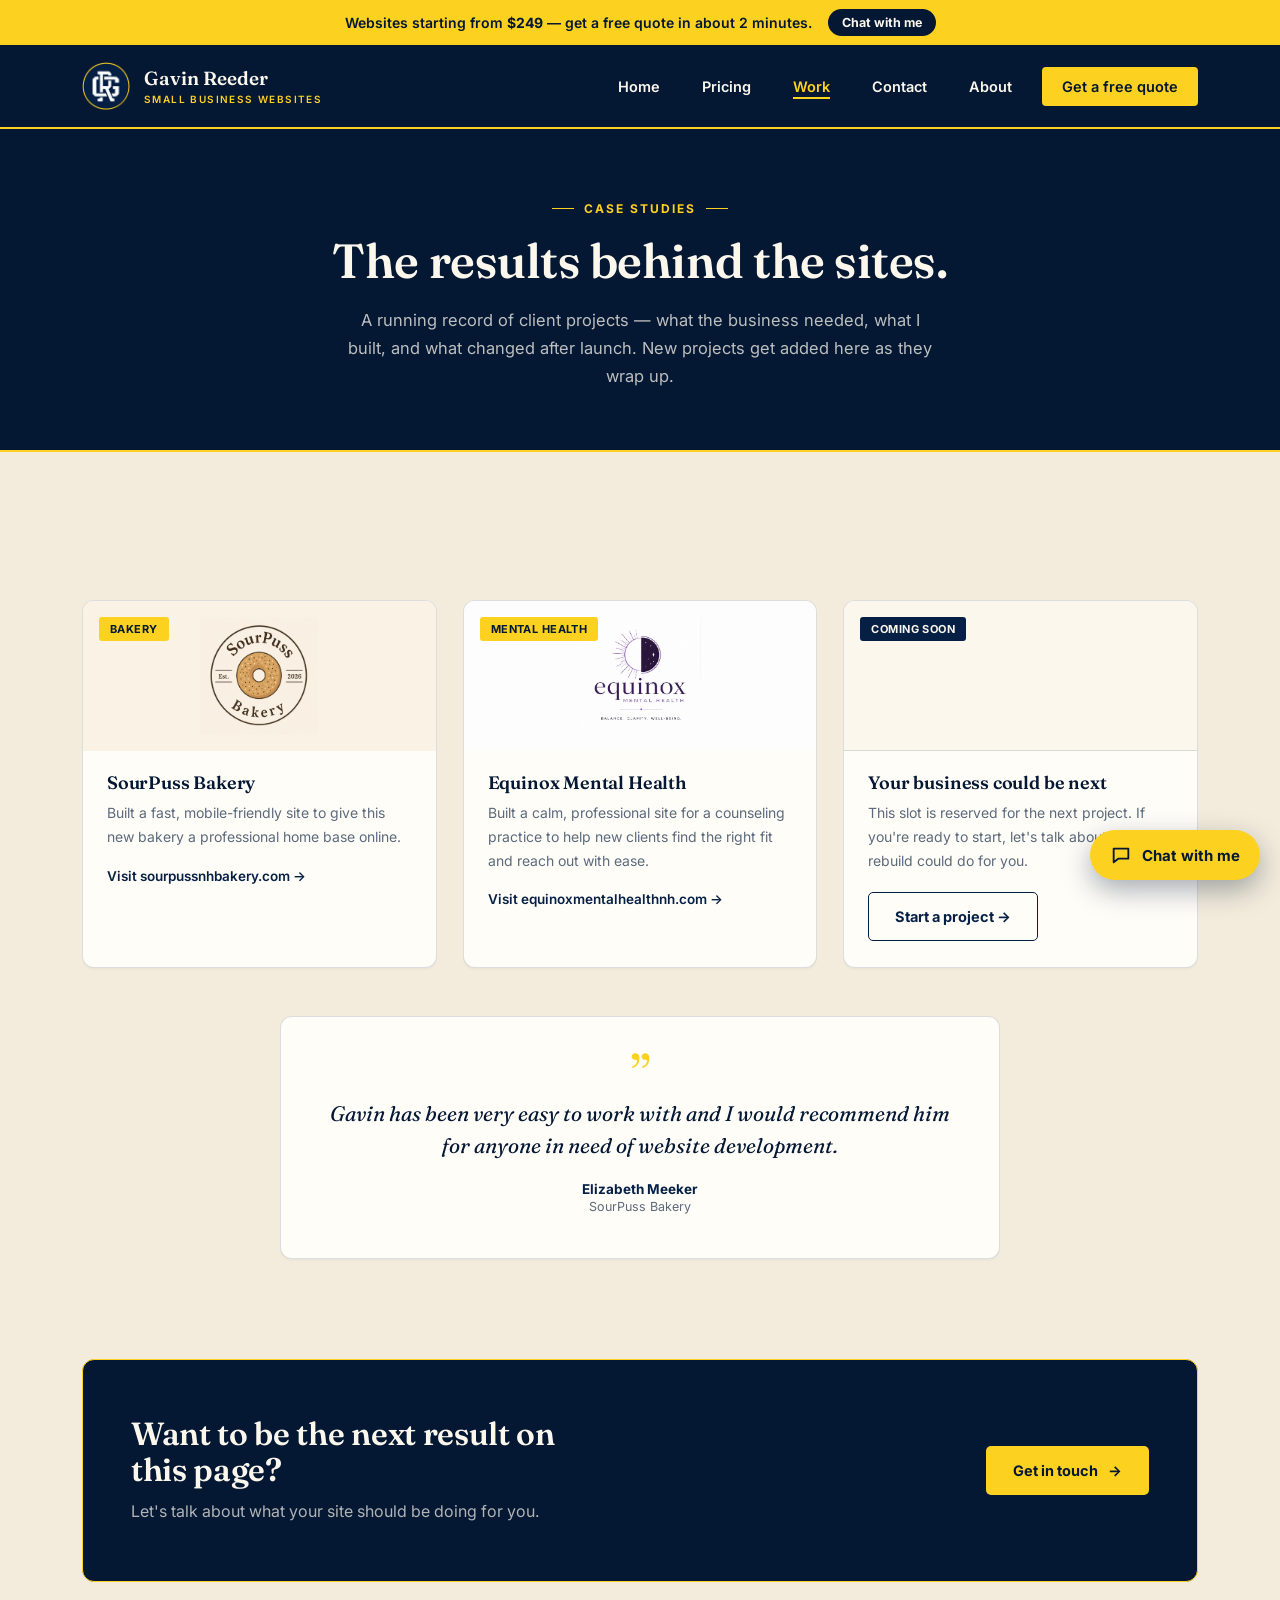
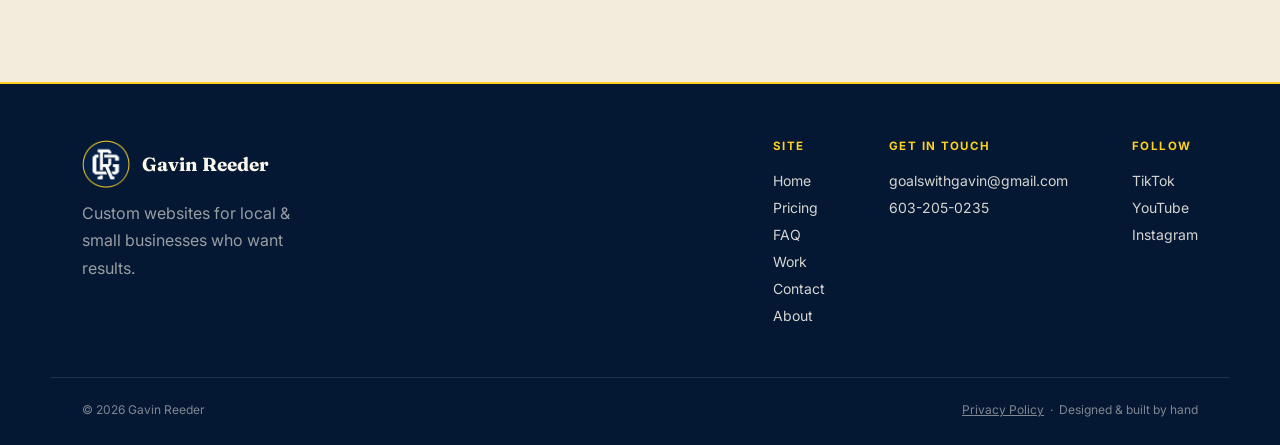
<file: work.html>
<!DOCTYPE html>
<html lang="en">
<head>
<!-- Google tag (gtag.js) -->
<script async src="https://www.googletagmanager.com/gtag/js?id=G-11JY5V5HE5"></script>
<script>
  window.dataLayer = window.dataLayer || [];
  function gtag(){dataLayer.push(arguments);}
  gtag('js', new Date());

  gtag('config', 'G-11JY5V5HE5');
</script>
<meta charset="UTF-8">
<meta name="viewport" content="width=device-width, initial-scale=1.0">
<title>Work &amp; Results — Gavin Reeder</title>
<meta name="description" content="Case studies and results from client website projects.">
<link rel="icon" href="/favicon.ico" sizes="48x48">
<link rel="icon" type="image/png" href="/favicon.png" sizes="192x192">
<link rel="apple-touch-icon" href="/apple-touch-icon.png">
<link rel="stylesheet" href="styles.css">
</head>
<body>

<div class="announce"><div class="wrap"><span>Websites starting from <strong>$249</strong><span class="ann-extra"> — get a free quote in about 2 minutes.</span></span><button type="button" class="announce-btn" data-open-chat>Chat with me</button></div></div>
<nav class="site-nav">
  <div class="wrap">
    <a href="index.html" class="brand">
      <div class="seal sm"><div class="seal-core"><img src="logo-small.png" alt="Gavin Reeder"></div></div>
      <div class="brand-text">Gavin Reeder<small>Small Business Websites</small></div>
    </a>
    <button class="nav-toggle" aria-label="Toggle menu" aria-expanded="false">☰</button>
    <ul class="nav-links" data-mobile-open="false">
      <li><a href="index.html">Home</a></li>
      <li><a href="pricing.html">Pricing</a></li>
      <li><a href="work.html" aria-current="page">Work</a></li>
      <li><a href="contact.html">Contact</a></li>
      <li><a href="about.html">About</a></li>
      <li><a href="contact.html" class="nav-cta" data-open-chat>Get a free quote</a></li>
    </ul>
  </div>
</nav>

<header class="page-hero">
  <div class="wrap">
    <div class="eyebrow">Case studies</div>
    <h1>The results behind the sites.</h1>
    <p class="lead">A running record of client projects — what the business needed, what I built, and what changed after launch. New projects get added here as they wrap up.</p>
  </div>
</header>

<section>
  <div class="wrap">
    <!--
      TO ADD A NEW CASE STUDY:
      Copy one .result-card block below, then update:
      - the tag (industry/category)
      - the business name and description
    -->
    <div class="results-grid">

      <a href="https://sourpussnhbakery.com" target="_blank" rel="noopener" class="box result-card reveal">
        <div class="result-thumb logo-thumb">
          <span class="tag">Bakery</span>
          <img src="sourpuss-logo.png" alt="SourPuss Bakery logo">
        </div>
        <div class="result-body">
          <h3>SourPuss Bakery</h3>
          <p>Built a fast, mobile-friendly site to give this new bakery a professional home base online.</p>
          <p style="margin-top:16px; font-weight:600; font-size:13.5px; color:var(--navy);">Visit sourpussnhbakery.com →</p>
        </div>
      </a>

      <a href="https://equinoxmentalhealthnh.com" target="_blank" rel="noopener" class="box result-card reveal">
        <div class="result-thumb logo-thumb" style="background:#FDFDFD;">
          <span class="tag">Mental Health</span>
          <img src="equinox-logo.png" alt="Equinox Mental Health logo">
        </div>
        <div class="result-body">
          <h3>Equinox Mental Health</h3>
          <p>Built a calm, professional site for a counseling practice to help new clients find the right fit and reach out with ease.</p>
          <p style="margin-top:16px; font-weight:600; font-size:13.5px; color:var(--navy);">Visit equinoxmentalhealthnh.com →</p>
        </div>
      </a>

      <div class="box result-card reveal" style="display:flex; flex-direction:column;">
        <div class="result-thumb" style="background:var(--cream-2); border-bottom:1px solid var(--border);"><span class="tag" style="background:var(--navy); color:var(--cream-2);">Coming soon</span></div>
        <div class="result-body" style="flex:1; display:flex; flex-direction:column; justify-content:space-between;">
          <div>
            <h3>Your business could be next</h3>
            <p>This slot is reserved for the next project. If you're ready to start, let's talk about what a rebuild could do for you.</p>
          </div>
          <div style="margin-top:20px;">
            <a href="contact.html" class="btn btn-outline">Start a project →</a>
          </div>
        </div>
      </div>

    </div>

    <div class="box testimonial reveal">
      <span class="quote-mark">”</span>
      <p class="quote">Gavin has been very easy to work with and I would recommend him for anyone in need of website development.</p>
      <div class="attribution">Elizabeth Meeker<span>SourPuss Bakery</span></div>
    </div>
  </div>
</section>

<section style="padding-top:0;">
  <div class="wrap">
    <div class="cta-banner reveal">
      <div>
        <h2>Want to be the next result on this page?</h2>
        <p>Let's talk about what your site should be doing for you.</p>
      </div>
      <a href="contact.html" class="btn btn-primary" data-open-chat>Get in touch <span class="btn-arrow">→</span></a>
    </div>
  </div>
</section>

<footer class="footer">
  <div class="wrap">
    <div>
      <div class="footer-brand"><div class="seal sm"><div class="seal-core"><img src="logo-small.png" alt="Gavin Reeder"></div></div>Gavin Reeder</div>
      <p style="margin-top:12px; max-width:240px; color:rgba(251,247,237,0.6);">Custom websites for local &amp; small businesses who want results.</p>
    </div>
    <div class="footer-cols">
      <div class="footer-col">
        <h4>Site</h4>
        <a href="index.html">Home</a>
        <a href="pricing.html">Pricing</a>
        <a href="index.html#faq">FAQ</a>
        <a href="work.html">Work</a>
        <a href="contact.html">Contact</a>
        <a href="about.html">About</a>
      </div>
      <div class="footer-col">
        <h4>Get in touch</h4>
        <a href="mailto:goalswithgavin@gmail.com">goalswithgavin@gmail.com</a>
        <a href="tel:+16032050235">603-205-0235</a>
      </div>
      <div class="footer-col">
        <h4>Follow</h4>
        <a href="https://www.tiktok.com/@goalswithgavin" target="_blank" rel="noopener">TikTok</a>
        <a href="https://www.youtube.com/@goalswithgavin" target="_blank" rel="noopener">YouTube</a>
        <a href="https://www.instagram.com/goals.withgavin" target="_blank" rel="noopener">Instagram</a>
      </div>
    </div>
  </div>
  <div class="wrap footer-bottom">
    <span>© <span data-year></span> Gavin Reeder</span>
    <span><a href="privacy.html" style="text-decoration:underline;">Privacy Policy</a> &nbsp;·&nbsp; Designed &amp; built by hand</span>
  </div>
</footer>

<script src="script.js"></script>
<script src="chat.js"></script>
</body>
</html>
</file>
<file: styles.css>
/* ============================================
   TRUST MARK — design tokens (blue / gold / cream)
   ============================================ */
@import url('https://fonts.googleapis.com/css2?family=Fraunces:opsz,wght@9..144,400;9..144,500;9..144,600;9..144,700&family=Inter:wght@400;500;600;700&display=swap');

:root{
  --cream:      #F3ECDC;
  --cream-2:    #FBF7ED;
  --paper:      #FFFDF8;
  --navy:       #062045;
  --navy-2:     #041733;
  --navy-3:     #0B2D5F;
  --gold:       #FDD120;
  --gold-2:     #FDD120;
  --gold-hover: #FFE066;
  --gold-ink:   #8A6A00;
  --gold-soft:  rgba(253,209,32,0.16);
  --ink:        #1B2B3E;
  --muted:      #5C6A7C;
  --border:     rgba(6,32,69,0.14);

  --font-display: 'Fraunces', serif;
  --font-body:    'Inter', sans-serif;

  --max: 1180px;
  --radius: 12px;
}

*{ box-sizing: border-box; }
html{ scroll-behavior: smooth; }
body{
  margin:0;
  font-family: var(--font-body);
  color: var(--ink);
  background: var(--cream);
  -webkit-font-smoothing: antialiased;
}
img{ max-width:100%; display:block; }
a{ color: inherit; text-decoration: none; }
ul{ margin:0; padding:0; list-style:none; }
::selection{ background: var(--gold-2); color: var(--navy-2); }

@media (prefers-reduced-motion: reduce){
  *{ animation-duration: 0.01ms !important; animation-iteration-count: 1 !important; transition-duration: 0.01ms !important; scroll-behavior: auto !important; }
}
a:focus-visible, button:focus-visible, input:focus-visible, textarea:focus-visible, select:focus-visible{
  outline: 2px solid var(--gold);
  outline-offset: 3px;
}

.wrap{ max-width: var(--max); margin: 0 auto; padding: 0 32px; }

h1,h2,h3,h4{
  font-family: var(--font-display);
  color: var(--navy-2);
  line-height: 1.12;
  margin: 0;
  font-weight: 600;
  letter-spacing: -0.01em;
}

.eyebrow{
  font-family: var(--font-body);
  font-weight: 700;
  font-size: 12px;
  letter-spacing: 0.16em;
  text-transform: uppercase;
  color: var(--gold-ink);
  display:flex; align-items:center; justify-content:center; gap:10px;
}
.eyebrow::before, .eyebrow::after{ content:""; width: 22px; height: 1px; background: var(--gold); display:inline-block; }
.eyebrow.left{ justify-content:flex-start; }
.eyebrow.left::after{ display:none; }

p{ line-height: 1.7; color: var(--muted); margin: 0; }

/* ============================================
   Seal / medallion — signature motif
   ============================================ */
.seal{
  width: 76px; height: 76px;
  flex-shrink:0;
  display:flex; align-items:center; justify-content:center;
}
.seal{ position:relative; }
.seal::before{
  content:""; position:absolute; inset:0;
  background: url('logo-ring.png') center/contain no-repeat;
  animation: seal-rotate 40s linear infinite;
}
.seal-core{ width:100%; height:100%; position:relative; z-index:1; }
.seal-core img{ width:100%; height:100%; object-fit:contain; display:block; }
.seal.sm{ width:48px; height:48px; }
.seal.sm::before{ display:none; }
.home-hero .seal{ width:132px; height:132px; }

/* ============================================
   Nav — full-width top band
   ============================================ */
.site-nav{
  position: sticky; top:0; z-index: 100;
  background: var(--navy-2);
  border-bottom: 2px solid var(--gold);
}
.site-nav .wrap{
  display:flex; align-items:center; justify-content:space-between;
  height: 82px;
}
.brand{ display:flex; align-items:center; gap:14px; }
.brand-text{ font-family: var(--font-display); font-weight:600; color: var(--cream-2); font-size: 19px; line-height:1.2; }
.brand-text small{
  display:block; font-family: var(--font-body); font-weight:600; font-size: 10px;
  letter-spacing: 0.14em; color: var(--gold-2); text-transform: uppercase; margin-top: 3px;
}

.nav-links{ display:flex; align-items:center; gap: 6px; }
.nav-links > li{ position: relative; }
.nav-links a{
  font-family: var(--font-body); font-weight: 600; font-size: 14.5px;
  color: var(--cream-2);
  padding: 10px 18px;
  display:block;
  border-radius: 4px;
  position: relative;
  transition: color 0.2s ease;
}
.nav-links a::after{
  content:""; position:absolute; left:18px; right:18px; bottom:6px; height:2px;
  background: var(--gold-2); transform: scaleX(0); transform-origin:left;
  transition: transform 0.22s ease;
}
.nav-links a:hover{ color: var(--gold-2); }
.nav-links a:hover::after,
.nav-links a[aria-current="page"]::after{ transform: scaleX(1); }
.nav-links a[aria-current="page"]{ color: var(--gold-2); }

.nav-cta{
  font-family: var(--font-body); font-weight: 700; font-size: 14px;
  color: var(--navy-2) !important;
  background: var(--gold-2);
  padding: 11px 20px !important;
  border-radius: 4px;
  margin-left: 6px;
}
.nav-cta::after{ display:none; }
.nav-cta:hover{ background: var(--gold-hover) !important; color: var(--navy-2) !important; }

.nav-toggle{
  display:none;
  background:none; border:1px solid rgba(255,255,255,0.25); border-radius:4px;
  width:42px; height:42px; color: var(--cream-2);
  align-items:center; justify-content:center; cursor:pointer; font-size:18px;
}

@media (max-width: 900px){
  .nav-links{
    position: absolute; top: 100%; left:0; right:0; z-index: 10;
    max-height: calc(100vh - 90px);
    background: var(--navy-2);
    flex-direction: column; align-items: stretch;
    padding: 20px; gap: 4px;
    opacity: 0; visibility: hidden; transform: translateY(-8px);
    transition: opacity 0.2s ease, transform 0.2s ease, visibility 0s linear 0.2s;
    overflow-y:auto;
    border-top: 1px solid rgba(255,255,255,0.1);
    border-bottom: 2px solid var(--gold);
  }
  .nav-links[data-mobile-open="true"]{ opacity:1; visibility:visible; transform:none; transition: opacity 0.2s ease, transform 0.2s ease, visibility 0s; }
  .nav-links > li{ width:100%; }
  .nav-links a{ width:100%; padding: 16px 12px; font-size:16px; }
  .nav-toggle{ display:flex; }
  .nav-cta{ text-align:center; margin-top:10px; }
}

/* ============================================
   Buttons
   ============================================ */
.btn{
  display:inline-flex; align-items:center; gap:10px;
  font-family: var(--font-body); font-weight:700; font-size: 14.5px;
  padding: 15px 26px;
  border-radius: 5px;
  border: 1.5px solid transparent;
  cursor:pointer;
  transition: all 0.2s ease;
}
.btn-primary{ background: var(--gold-2); color: var(--navy-2); }
.btn-primary:hover{ background: var(--gold-hover); transform: translateY(-2px); }
.btn-outline{ border-color: var(--navy); color: var(--navy); background: transparent; }
.btn-outline:hover{ background: var(--navy); color: var(--cream-2); }
.btn-outline-light{ border-color: rgba(255,255,255,0.4); color: var(--cream-2); }
.btn-outline-light:hover{ border-color: var(--gold-2); color: var(--gold-2); }
.btn-arrow{ transition: transform 0.2s ease; }
.btn:hover .btn-arrow{ transform: translateX(3px); }

/* ============================================
   Boxes / cards — shared building block
   ============================================ */
.box{
  background: var(--paper);
  border: 1px solid var(--border);
  border-radius: var(--radius);
  box-shadow: 0 2px 0 rgba(6,32,69,0.03);
  position: relative;
}
.box-gold-top{ border-top: 3px solid var(--gold-2); }

section{ padding: 100px 0; }
@media (max-width: 700px){ section{ padding: 68px 0; } }

/* ============================================
   Page hero (secondary pages)
   ============================================ */
.page-hero{
  background: var(--navy-2);
  padding: 72px 0 60px;
  text-align:center;
  position:relative;
  border-bottom: 2px solid var(--gold);
}
.page-hero .eyebrow, .home-hero .eyebrow{ color: var(--gold-2); }
.page-hero .eyebrow::before, .page-hero .eyebrow::after, .home-hero .eyebrow::before, .home-hero .eyebrow::after{ background: var(--gold-2); }
.page-hero h1{ color: var(--cream-2); font-size: clamp(32px, 4.4vw, 48px); margin: 18px auto 0; max-width: 720px; }
.page-hero p.lead{ color: rgba(251,247,237,0.75); max-width: 600px; margin: 18px auto 0; font-size: 16.5px; }

/* ============================================
   HOME — hero
   ============================================ */
.home-hero{ background: var(--navy-2); text-align:center; padding: 76px 0 0; position: relative; border-bottom: 2px solid var(--gold); overflow:hidden; }
.home-hero::before{
  content:""; position:absolute; inset:0;
  background: radial-gradient(ellipse 60% 50% at 50% 0%, rgba(253,209,32,0.10), transparent 70%);
  pointer-events:none;
}
.home-hero .wrap{ position:relative; }
.home-hero .seal{ margin: 0 auto 26px; }
.home-hero h1{ color: var(--cream-2); font-size: clamp(38px, 5.4vw, 62px); max-width: 820px; margin: 0 auto; }
.home-hero h1 em{ font-style: italic; color: var(--gold-2); }
.home-hero p.lead{ color: rgba(251,247,237,0.78); max-width: 560px; margin: 22px auto 0; font-size: 17px; }
.hero-actions{ display:flex; gap:16px; justify-content:center; margin-top: 34px; flex-wrap:wrap; }

/* Trust bar — boxed stat/feature strip under hero */
.trust-bar{
  display:grid; grid-template-columns: repeat(4, 1fr);
  gap: 2px; background: var(--gold); 
  margin-top: 64px; border: 1px solid var(--gold);
}
.trust-item{
  background: var(--navy-2); padding: 26px 20px; text-align:center;
}
.trust-item .icon{ font-family: var(--font-display); font-size: 22px; color: var(--gold-2); }
.trust-item strong{ display:block; font-family: var(--font-body); font-weight:700; font-size: 13.5px; color: var(--cream-2); margin-top: 10px; }
.trust-item span{ display:block; font-size: 12px; color: rgba(251,247,237,0.6); margin-top: 4px; }
@media (max-width: 800px){ .trust-bar{ grid-template-columns: 1fr 1fr; } }

/* ============================================
   Why section
   ============================================ */
.why-grid{ display:grid; grid-template-columns: 1fr 1fr; gap: 28px; margin-top: 48px; }
@media (max-width: 800px){ .why-grid{ grid-template-columns: 1fr; } }
.why-card{ padding: 34px; }
.why-card .mark{ font-family: var(--font-display); font-size: 34px; color: var(--gold-ink); line-height:1; }
.why-card h3{ font-size: 20px; margin-top: 16px; }
.why-card p{ margin-top: 10px; font-size: 14.5px; }

/* ============================================
   Process
   ============================================ */
.process-grid{ display:grid; grid-template-columns: repeat(3, 1fr); gap: 24px; margin-top: 48px; }
@media (max-width: 800px){ .process-grid{ grid-template-columns: 1fr; } }
.process-step{ padding: 34px 28px; text-align:left; }
.process-step .step-num{
  display:inline-flex; align-items:center; justify-content:center;
  width: 34px; height:34px; border-radius:50%;
  background: var(--navy); color: var(--gold-2);
  font-family: var(--font-display); font-size: 14px; font-weight:600;
}
.process-step h3{ font-size: 19px; margin-top: 18px; }
.process-step p{ margin-top: 10px; font-size: 14.5px; }

/* ============================================
   Results cards
   ============================================ */
.results-grid{ display:grid; grid-template-columns: repeat(3, 1fr); gap: 26px; margin-top: 48px; }
@media (max-width: 980px){ .results-grid{ grid-template-columns: 1fr 1fr; } }
@media (max-width: 660px){ .results-grid{ grid-template-columns: 1fr; } }

.result-card{ overflow:hidden; transition: transform 0.25s ease, box-shadow 0.25s ease; }
.result-card:hover{ transform: translateY(-4px); box-shadow: 0 18px 34px rgba(6,32,69,0.14); }
.result-thumb{
  height: 150px;
  background: linear-gradient(135deg, var(--navy), var(--navy-3));
  position:relative;
  display:flex; align-items:flex-start; justify-content:space-between;
  padding: 16px;
}
.result-thumb.logo-thumb{ background: #FAF2E5; align-items:center; justify-content:center; }
.result-thumb.logo-thumb img{ max-height: 100%; max-width: 100%; object-fit:contain; }
.result-thumb.logo-thumb .tag{ position:absolute; top:16px; left:16px; }
.result-thumb .tag{
  font-family: var(--font-body); font-size: 11px; font-weight:700; letter-spacing:0.04em; text-transform:uppercase;
  color: var(--navy-2); background: var(--gold-2);
  padding: 5px 11px; border-radius:3px;
}
.result-body{ padding: 22px 24px 26px; }
.result-body h3{ font-size: 18px; }
.result-body p{ font-size: 14px; margin-top: 8px; }
.result-metrics{ display:flex; gap: 24px; margin-top: 18px; padding-top:18px; border-top: 1px solid var(--border); }
.result-metrics div strong{ display:block; font-family: var(--font-display); font-size: 21px; color: var(--navy); }
.result-metrics div span{ font-family: var(--font-body); font-size: 10.5px; color: var(--muted); text-transform:uppercase; letter-spacing:0.05em; font-weight:600; }

.example-flag{
  display:inline-flex; align-items:center; gap:6px;
  font-family: var(--font-body); font-size: 11px; font-weight:600; color: var(--muted);
  border: 1px dashed var(--border); padding: 4px 10px; border-radius: 20px;
}

/* ============================================
   Testimonial
   ============================================ */
.testimonial{ padding: 44px; text-align:center; max-width: 720px; margin: 48px auto 0; }
.testimonial .quote-mark{ font-family: var(--font-display); font-size: 54px; color: var(--gold-2); line-height:0.5; display:block; margin-bottom: 10px; }
.testimonial p.quote{ font-family: var(--font-display); font-size: 21px; color: var(--navy-2); font-style: italic; line-height:1.5; }
.testimonial .attribution{ margin-top: 20px; font-family: var(--font-body); font-weight:700; font-size: 13.5px; color: var(--navy); }
.testimonial .attribution span{ display:block; font-weight:400; color: var(--muted); font-size: 12.5px; margin-top:2px; }

/* ============================================
   CTA banner
   ============================================ */
.cta-banner{
  background: var(--navy-2);
  border: 1px solid var(--gold);
  border-radius: var(--radius);
  padding: 56px 48px;
  display:flex; justify-content:space-between; align-items:center; gap: 30px; flex-wrap:wrap;
  position:relative; overflow:hidden;
}
.cta-banner h2{ color: var(--cream-2); font-size: clamp(24px,3vw,32px); max-width: 480px; }
.cta-banner p{ color: rgba(251,247,237,0.7); margin-top:10px; }

/* ============================================
   About page
   ============================================ */
.about-grid{ display:grid; grid-template-columns: 0.8fr 1.2fr; gap: 48px; align-items:start; }
@media (max-width: 900px){ .about-grid{ grid-template-columns: 1fr; } }
.portrait{
  aspect-ratio: 4/5; border-radius: var(--radius);
  background: var(--navy-2);
  border: 1px solid var(--gold);
  position:relative; overflow:hidden;
  display:flex; align-items:center; justify-content:center;
  padding: 30px;
}
.portrait span{ font-family: var(--font-body); font-size: 12.5px; color: rgba(251,247,237,0.6); text-align:center; }
.portrait-pair{ display:grid; grid-template-columns: 1fr 1fr; gap: 14px; }
.portrait-pair .portrait{ aspect-ratio: 3/4; padding:0; }
@media (max-width: 500px){ .portrait-pair{ grid-template-columns: 1fr 1fr; gap: 10px; } }
.skills-list{ display:grid; grid-template-columns: 1fr 1fr; gap: 10px; margin-top: 20px; }
.skills-list div{
  font-family: var(--font-body); font-weight:600; font-size: 13px; color: var(--navy);
  border: 1px solid var(--border); border-radius: 6px; padding: 11px 14px;
  background: var(--paper); text-align:center;
}
.approach-list{ margin-top: 10px; }
.approach-list li{ display:flex; gap:18px; padding: 24px; margin-top:14px; }
.approach-list .mark{ font-family: var(--font-display); color: var(--gold-ink); font-size: 20px; flex-shrink:0; }
.approach-list h4{ font-size: 16.5px; }
.approach-list p{ margin-top:6px; font-size: 14.5px; }

/* ============================================
   Contact page
   ============================================ */
.contact-grid{ display:grid; grid-template-columns: 1fr 1fr; gap: 40px; align-items:start; }
@media (max-width: 900px){ .contact-grid{ grid-template-columns: 1fr; } }
.contact-form-box{ padding: 40px; }
.field{ margin-bottom: 20px; }
.field label{ display:block; font-family: var(--font-body); font-weight:700; font-size: 12px; letter-spacing:0.04em; color: var(--navy); margin-bottom: 8px; }
.field input, .field textarea, .field select{
  width:100%; padding: 13px 14px; border-radius: 6px;
  border: 1px solid var(--border); background: var(--cream-2);
  font-family: var(--font-body); font-size: 15px; color: var(--ink);
}
.field textarea{ resize: vertical; min-height: 130px; }
.field input:focus, .field textarea:focus, .field select:focus{ border-color: var(--gold-ink); outline:none; background: var(--paper); }
.contact-info{ background: var(--navy-2); border: 1px solid var(--gold); border-radius: var(--radius); padding: 40px; }
.contact-info h3{ color: var(--cream-2); font-size: 21px; }
.contact-info p{ color: rgba(251,247,237,0.7); margin-top: 12px; }
.contact-email{
  display:flex; align-items:center; justify-content:space-between; gap:10px; flex-wrap:wrap;
  margin-top: 26px; padding: 16px 18px; background: rgba(255,255,255,0.05);
  border: 1px solid rgba(253,209,32,0.35); border-radius: 6px;
  font-family: var(--font-body); font-size: 13.5px; color: var(--cream-2);
}
.contact-meta{ margin-top: 26px; }
.contact-meta div{ display:flex; justify-content:space-between; padding: 13px 0; border-top: 1px solid rgba(255,255,255,0.1); font-size: 13.5px; }
.contact-meta div span:first-child{ font-family: var(--font-body); font-weight:700; color: var(--gold-2); text-transform:uppercase; font-size: 11px; letter-spacing:0.05em; }
.contact-meta div span:last-child{ color: var(--cream-2); }

/* ============================================
   Sheet-style section divider
   ============================================ */
.section-head{ text-align:center; max-width: 640px; margin: 0 auto; }
.section-head h2{ font-size: clamp(28px,3.4vw,38px); margin-top:16px; }

/* ============================================
   Footer
   ============================================ */
.footer{
  background: var(--navy-2);
  color: rgba(251,247,237,0.65);
  padding: 56px 0 28px;
  border-top: 2px solid var(--gold);
}
.footer .wrap{ display:flex; flex-wrap:wrap; gap: 32px; justify-content:space-between; align-items:flex-start; }
.footer-brand{ display:flex; align-items:center; gap:12px; font-family: var(--font-display); color: var(--cream-2); font-size: 19px; font-weight:700; }
.footer-cols{ display:flex; gap: 64px; flex-wrap:wrap; }
.footer-col h4{ font-family: var(--font-body); font-size: 11.5px; font-weight:700; letter-spacing: 0.12em; color: var(--gold-2); text-transform: uppercase; margin-bottom: 14px; }
.footer-col a{ display:block; color: var(--cream-2); font-size: 14px; padding: 5px 0; opacity: 0.85; }
.footer-col a:hover{ color: var(--gold-2); opacity:1; }
.footer-bottom{
  margin-top: 48px; padding-top: 24px; border-top: 1px solid rgba(255,255,255,0.1);
  font-family: var(--font-body); font-size: 12px; color: rgba(251,247,237,0.5);
  display:flex; justify-content:space-between; flex-wrap:wrap; gap:10px;
}

/* ============================================
   Reveal on scroll
   ============================================ */
.reveal{ opacity:0; transform: translateY(18px); transition: opacity 0.6s ease, transform 0.6s ease; }
.reveal.in{ opacity:1; transform: translateY(0); }

@keyframes seal-rotate{ to{ transform: rotate(360deg); } }

/* ============================================
   Pricing
   ============================================ */
.price-grid{ display:grid; grid-template-columns: repeat(3, 1fr); gap: 26px; margin-top: 48px; align-items: stretch; }
@media (max-width: 980px){ .price-grid{ grid-template-columns: 1fr; max-width: 520px; margin-left:auto; margin-right:auto; } }
.price-card{ padding: 32px 28px 30px; display:flex; flex-direction:column; }
.price-tier{ font-family: var(--font-body); font-size: 12px; font-weight:700; letter-spacing:0.14em; text-transform:uppercase; color: var(--gold-ink); }
.price{ font-family: var(--font-display); font-size: 52px; font-weight:700; color: var(--navy); line-height:1; margin-top: 12px; }
.price-from{ font-family: var(--font-body); font-size: 14px; font-weight:600; color: var(--muted); margin-right: 8px; letter-spacing:0; }
.price-desc{ margin-top: 12px; font-size: 14.5px; }
.price-list{ margin: 22px 0 26px; padding-top: 20px; border-top: 1px solid var(--border); flex:1; }
.price-list li{ position:relative; padding: 7px 0 7px 24px; font-size: 14.5px; color: var(--ink); line-height:1.45; }
.price-list li::before{ content:"✦"; position:absolute; left:0; top:7px; color: var(--gold-ink); font-size: 12px; }
.price-card .btn{ align-self: flex-start; }
.price-note{ text-align:center; margin: 30px auto 0; max-width: 620px; font-size: 14.5px; }
.price-note a{ color: var(--navy); font-weight:600; text-decoration: underline; }

/* ============================================
   Announcement bar, hero split, chat widget
   ============================================ */
.announce{ background: var(--gold-2); color: var(--navy-2); font-family: var(--font-body); font-size: 14px; font-weight:600; }
.announce .wrap{ display:flex; align-items:center; justify-content:center; gap:16px; padding-top:9px; padding-bottom:9px; flex-wrap:wrap; text-align:center; }
.announce-btn{ background: var(--navy-2); color: var(--cream-2); border:0; border-radius: 999px; padding: 6px 14px; font: inherit; font-size:12.5px; font-weight:700; cursor:pointer; }
.announce-btn:hover{ background: var(--navy); }
.home-hero{ text-align:left; padding-top: 64px; }
.hero-split{ display:grid; grid-template-columns: 1.15fr 0.85fr; gap: 56px; align-items:center; }
@media (max-width: 900px){ .hero-split{ grid-template-columns: 1fr; gap: 36px; } }
.home-hero .seal{ margin: 0 0 22px; width:104px; height:104px; }
.home-hero .eyebrow.left{ justify-content:flex-start; }
.home-hero h1{ margin: 16px 0 0; max-width: none; font-size: clamp(36px, 4.6vw, 56px); }
.home-hero p.lead{ margin: 20px 0 0; max-width: 540px; }
.hero-bullets{ margin: 22px 0 0; display:grid; grid-template-columns: 1fr 1fr; gap: 8px 22px; max-width: 540px; }
@media (max-width: 520px){ .hero-bullets{ grid-template-columns: 1fr; } }
.hero-bullets li{ position:relative; padding-left: 22px; color: var(--cream-2); font-size: 15px; font-weight:500; }
.hero-bullets li::before{ content:"✓"; position:absolute; left:0; color: var(--gold-2); font-weight:700; }
.home-hero .hero-actions{ justify-content:flex-start; }
.hero-card{ background: var(--cream-2); color: var(--ink); border-radius: var(--radius); padding: 30px 28px; border-top: 4px solid var(--gold-2); box-shadow: 0 24px 50px rgba(0,0,0,0.35); }
.hero-card h2{ font-size: 26px; color: var(--navy); }
.hero-card p{ margin-top: 10px; font-size: 15px; }
.hero-chips{ display:grid; gap: 10px; margin-top: 20px; }
.hero-chips button{ font-family: var(--font-body); font-size: 15px; font-weight:600; color: var(--navy); background: #fff; border: 1.5px solid var(--border); border-radius: 10px; padding: 13px 16px; text-align:left; cursor:pointer; transition: border-color .15s, transform .15s; }
.hero-chips button:hover{ border-color: var(--navy); transform: translateY(-1px); }
.hero-card small{ display:block; margin-top: 14px; font-size: 12.5px; color: var(--muted); }
.trust-bar{ margin-top: 56px; }

.chat-launcher{ position: fixed; right: 20px; bottom: 20px; z-index: 300; display:flex; align-items:center; gap:10px; background: var(--gold-2); color: var(--navy-2); border:0; border-radius: 999px; padding: 14px 20px; font-family: var(--font-body); font-size: 15px; font-weight:700; cursor:pointer; box-shadow: 0 10px 28px rgba(4,23,51,0.35); }
.chat-launcher:hover{ background: var(--gold-hover); }
.chat-launcher.open span{ display:none; }
.chat-panel{ position: fixed; right: 20px; bottom: 84px; z-index: 300; width: 380px; max-width: calc(100vw - 24px); height: 540px; max-height: calc(100vh - 110px); display:flex; flex-direction:column; background: var(--paper); border: 1px solid var(--border); border-radius: 16px; overflow:hidden; box-shadow: 0 24px 60px rgba(4,23,51,0.4); font-family: var(--font-body); }
.chat-panel[hidden]{ display:none; }
.chat-head{ display:flex; align-items:center; justify-content:space-between; gap:12px; background: var(--navy-2); color: var(--cream-2); padding: 14px 16px; border-bottom: 2px solid var(--gold-2); }
.chat-head-text strong{ display:block; font-size: 15px; }
.chat-head-text span{ font-size: 12px; color: rgba(251,247,237,0.7); }
.chat-close{ background:none; border:0; color: var(--cream-2); font-size: 18px; cursor:pointer; padding: 4px 8px; }
.chat-log{ flex:1; overflow-y:auto; padding: 16px; display:flex; flex-direction:column; gap: 10px; background: var(--cream-2); }
.chat-msg{ max-width: 86%; padding: 10px 14px; border-radius: 14px; font-size: 14.5px; line-height:1.45; white-space: pre-wrap; word-wrap: break-word; }
.chat-msg.bot{ align-self:flex-start; background: #fff; color: var(--ink); border: 1px solid var(--border); border-bottom-left-radius: 4px; }
.chat-msg.user{ align-self:flex-end; background: var(--navy); color: var(--cream-2); border-bottom-right-radius: 4px; }
.chat-chips{ display:flex; flex-wrap:wrap; gap: 8px; padding: 0 16px; background: var(--cream-2); }
.chat-chips:not(:empty){ padding: 4px 16px 12px; }
.chip{ font-family: var(--font-body); font-size: 13.5px; font-weight:600; color: var(--navy); background:#fff; border: 1.5px solid var(--navy); border-radius: 999px; padding: 8px 14px; cursor:pointer; text-decoration:none; }
.chip:hover{ background: var(--gold-2); border-color: var(--gold-2); }
.chip-link{ background: var(--gold-2); border-color: var(--gold-2); }
.chat-form{ display:flex; gap: 8px; padding: 12px; border-top: 1px solid var(--border); background: var(--paper); }
.chat-form input{ flex:1; font: inherit; font-size: 16px; /* 16px stops iOS zooming in on focus */ padding: 11px 14px; border: 1.5px solid var(--border); border-radius: 10px; background:#fff; }
.chat-form input:focus{ outline:none; border-color: var(--navy); }
.chat-form button{ font: inherit; font-size: 14px; font-weight:700; background: var(--navy); color: var(--cream-2); border:0; border-radius: 10px; padding: 0 16px; cursor:pointer; }
@media (max-width: 520px){
  .chat-panel{ right: 8px; left: 8px; width:auto; max-width:none; bottom: 76px; height: calc(100vh - 100px); }
  .chat-launcher{ right: 12px; bottom: 12px; }
}

@media (max-width: 520px){ .announce .ann-extra{ display:none; } .announce .wrap{ flex-wrap:nowrap; } }

/* FAQ */
.faq-list{ max-width: 780px; margin: 44px auto 0; display:grid; gap: 12px; }
.faq-item{ background: var(--paper); border: 1px solid var(--border); border-radius: var(--radius); }
.faq-item summary{ list-style:none; cursor:pointer; padding: 18px 54px 18px 22px; position:relative; font-family: var(--font-display); font-weight:600; font-size: 17px; color: var(--navy); }
.faq-item summary::-webkit-details-marker{ display:none; }
.faq-item summary::after{ content:"+"; position:absolute; right:22px; top:50%; transform: translateY(-50%); font-family: var(--font-body); font-size: 24px; color: var(--gold-ink); transition: transform .2s; }
.faq-item[open] summary::after{ content:"–"; }
.faq-item p{ margin: 0; padding: 0 22px 20px; font-size: 15px; line-height: 1.6; }
.faq-more{ text-align:center; margin-top: 28px; font-size: 15px; }
.faq-more a{ color: var(--navy); font-weight:600; text-decoration: underline; }

.hero-card .hero-call{ margin-top: 6px; font-size: 14px; color: var(--ink); }
.hero-card .hero-call a{ color: var(--navy); font-weight:700; text-decoration: underline; }

/* Legal pages */
.legal{ max-width: 760px; }
.legal h2{ font-size: 24px; margin-top: 40px; }
.legal h3{ font-size: 17px; margin-top: 22px; color: var(--navy); }
.legal p{ margin-top: 14px; font-size: 16px; line-height: 1.7; }
.legal ul{ margin: 12px 0 0 0; padding-left: 22px; list-style: disc; }
.legal li{ margin-top: 8px; font-size: 16px; line-height: 1.65; color: var(--muted); }
.legal a{ color: var(--navy); font-weight:600; text-decoration: underline; }
.chat-note{ padding: 0 14px 10px; font-size: 11.5px; color: var(--muted); background: var(--paper); text-align:center; }
.chat-note a{ color: var(--navy); text-decoration: underline; }
</file>
